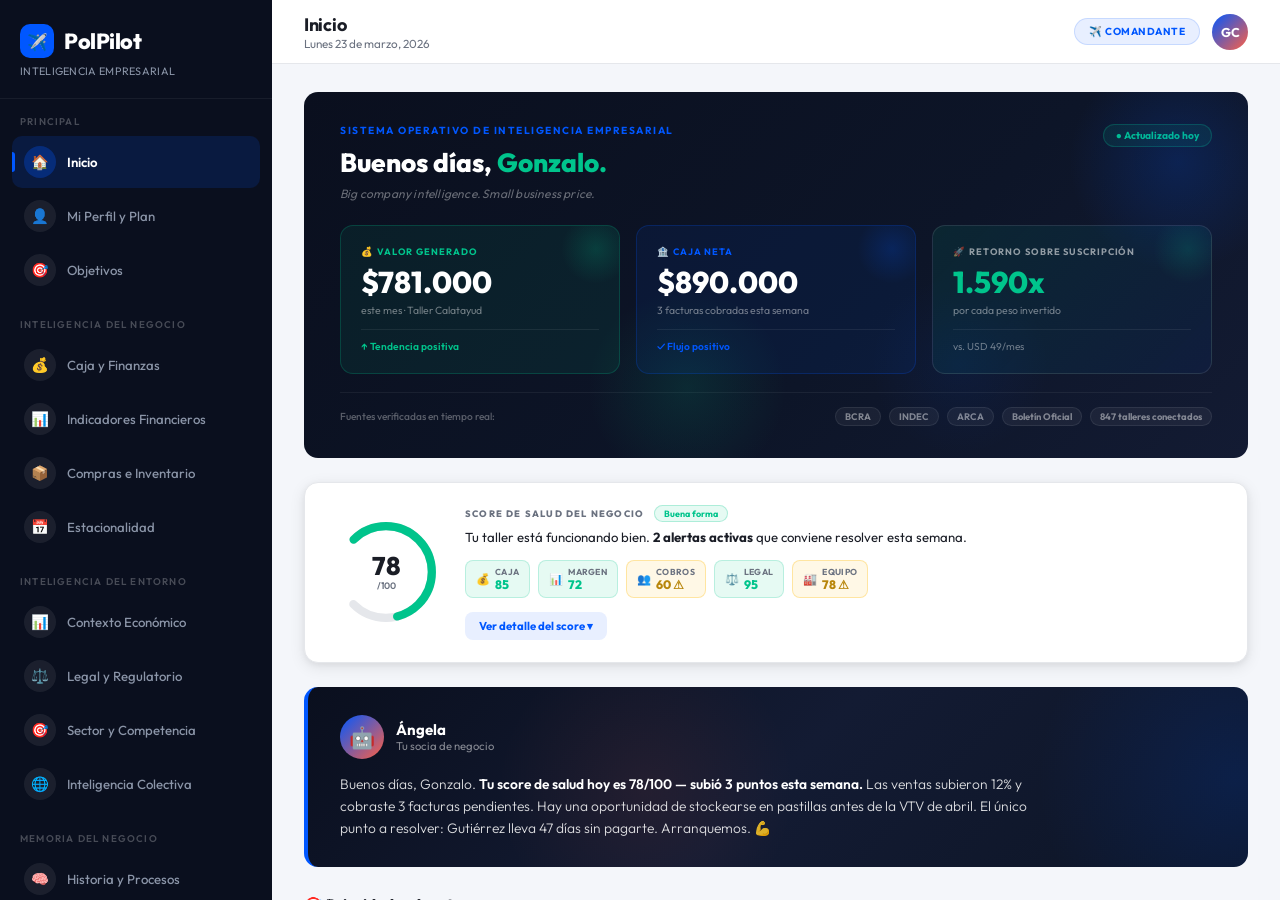
<file: polpilot (12).html>
<!DOCTYPE html>
<html lang="es">
<head>
<meta charset="UTF-8">
<meta name="viewport" content="width=device-width, initial-scale=1.0">
<title>PolPilot — Sistema Operativo de Inteligencia Empresarial</title>
<link href="https://fonts.googleapis.com/css2?family=Outfit:wght@300;400;500;600;700;800&display=swap" rel="stylesheet">
<style>
/* ═══════════════════════════════════════════════
   CSS RESET & VARIABLES
   ═══════════════════════════════════════════════ */
*, *::before, *::after { margin:0; padding:0; box-sizing:border-box; }

:root {
  --bg: #F4F6FA;
  --card: #FFFFFF;
  --blue: #0057FF;
  --blue-light: #E8EFFF;
  --coral: #FF6044;
  --coral-light: #FFF0ED;
  --green: #00C48C;
  --green-light: #E6FAF3;
  --yellow: #FFB800;
  --yellow-light: #FFF8E6;
  --text: #1A1D26;
  --text-secondary: #6B7280;
  --text-light: #9CA3AF;
  --border: #E5E7EB;
  --sidebar-bg: #0A0F1E;
  --sidebar-text: #8B95A8;
  --sidebar-active: #FFFFFF;
  --sidebar-hover: rgba(255,255,255,0.06);
  --shadow-sm: 0 1px 4px rgba(0,0,0,0.06), 0 1px 2px rgba(0,0,0,0.04);
  --shadow-md: 0 4px 16px rgba(0,0,0,0.09), 0 2px 6px rgba(0,0,0,0.05);
  --shadow-lg: 0 8px 32px rgba(0,0,0,0.11), 0 4px 12px rgba(0,0,0,0.06);
  --radius: 14px;
  --radius-sm: 10px;
  --transition: 0.2s ease;
  --sidebar-width: 272px;
}

html { font-size: 15px; }
body {
  font-family: 'Outfit', sans-serif;
  background: var(--bg);
  color: var(--text);
  min-height: 100vh;
  overflow: hidden;
}


/* FEATURE 2: Toggle Dos Realidades */
.reality-toggle {
  display:flex;align-items:center;gap:12px;padding:10px 16px;
  background:var(--card);border:1px solid var(--border);border-radius:10px;
  margin-bottom:20px;width:fit-content;margin-left:auto;
}
.reality-toggle label {font-size:0.78rem;font-weight:500;color:var(--text-secondary);cursor:pointer;}
.reality-toggle label.active-label {color:var(--text);font-weight:700;}
.reality-switch {
  position:relative;width:44px;height:24px;background:var(--blue);
  border-radius:12px;cursor:pointer;transition:all 0.3s;border:none;padding:0;
}
.reality-switch::after {
  content:'';position:absolute;top:3px;left:3px;width:18px;height:18px;
  background:white;border-radius:50%;transition:all 0.3s;
}
.reality-switch.fiscal {background:var(--yellow);}
.reality-switch.fiscal::after {left:23px;}
.fiscal-badge {
  display:none;padding:8px 16px;background:rgba(245,166,35,0.1);
  border:1px solid rgba(245,166,35,0.2);border-radius:8px;
  font-size:0.75rem;color:#B8860B;font-weight:600;margin-bottom:16px;
  text-align:center;
}
.fiscal-badge.visible {display:block;}

/* ═══════════════════════════════════════════════
   LAYOUT
   ═══════════════════════════════════════════════ */
.app { display: flex; height: 100vh; }

/* ═══════════════════════════════════════════════
   SIDEBAR
   ═══════════════════════════════════════════════ */
.sidebar {
  width: var(--sidebar-width);
  min-width: var(--sidebar-width);
  background: var(--sidebar-bg);
  display: flex;
  flex-direction: column;
  overflow-y: auto;
  scrollbar-width: thin;
  scrollbar-color: rgba(255,255,255,0.1) transparent;
}
.sidebar::-webkit-scrollbar { width: 4px; }
.sidebar::-webkit-scrollbar-thumb { background: rgba(255,255,255,0.1); border-radius: 4px; }

.sidebar-brand {
  padding: 24px 20px 20px;
  border-bottom: 1px solid rgba(255,255,255,0.06);
}
.sidebar-brand h1 {
  font-size: 1.45rem;
  font-weight: 800;
  color: #fff;
  letter-spacing: -0.5px;
  display: flex;
  align-items: center;
  gap: 10px;
}
.sidebar-brand h1 .logo-icon {
  width: 34px; height: 34px;
  background: var(--blue);
  border-radius: 10px;
  display: flex; align-items: center; justify-content: center;
  font-size: 1.1rem;
}
.sidebar-brand p {
  color: var(--sidebar-text);
  font-size: 0.72rem;
  font-weight: 400;
  margin-top: 6px;
  letter-spacing: 0.3px;
  text-transform: uppercase;
}

.sidebar-section {
  padding: 16px 12px 4px;
}
.sidebar-section-label {
  font-size: 0.65rem;
  font-weight: 600;
  color: rgba(255,255,255,0.25);
  text-transform: uppercase;
  letter-spacing: 1.2px;
  padding: 0 8px 8px;
}

.sidebar-item {
  display: flex;
  align-items: center;
  gap: 11px;
  padding: 10px 12px;
  border-radius: 10px;
  cursor: pointer;
  color: var(--sidebar-text);
  font-size: 0.88rem;
  font-weight: 450;
  transition: all var(--transition);
  margin-bottom: 2px;
  position: relative;
}
.sidebar-item:hover {
  background: var(--sidebar-hover);
  color: #C8CDD6;
}
.sidebar-item.active {
  background: rgba(0,87,255,0.15);
  color: var(--sidebar-active);
  font-weight: 600;
}
.sidebar-item.active::before {
  content: '';
  position: absolute;
  left: 0; top: 50%;
  transform: translateY(-50%);
  width: 3px; height: 20px;
  background: var(--blue);
  border-radius: 0 3px 3px 0;
}
.sidebar-item .icon {
  font-size: 0.95rem;
  width: 32px;
  height: 32px;
  border-radius: 50%;
  background: rgba(255,255,255,0.07);
  display: flex;
  align-items: center;
  justify-content: center;
  flex-shrink: 0;
  transition: background var(--transition);
}
.sidebar-item.active .icon {
  background: rgba(0,87,255,0.3);
}
.sidebar-item:hover .icon {
  background: rgba(255,255,255,0.12);
}

.sidebar-angela {
  margin-top: auto;
  padding: 16px 12px 20px;
  border-top: 1px solid rgba(255,255,255,0.06);
}
.sidebar-angela .sidebar-item {
  background: linear-gradient(135deg, rgba(0,87,255,0.12), rgba(255,96,68,0.1));
  border: 1px solid rgba(255,255,255,0.06);
}
.sidebar-angela .sidebar-item:hover {
  background: linear-gradient(135deg, rgba(0,87,255,0.2), rgba(255,96,68,0.15));
}
.sidebar-angela .sidebar-item .icon {
  font-size: 1.1rem;
  background: linear-gradient(135deg, rgba(0,87,255,0.3), rgba(255,96,68,0.2));
  border: 1px solid rgba(255,255,255,0.08);
}

/* Business info at bottom */
.sidebar-business {
  padding: 12px 16px 16px;
  border-top: 1px solid rgba(255,255,255,0.06);
}
.sidebar-business .biz-name {
  font-size: 0.75rem;
  font-weight: 600;
  color: rgba(255,255,255,0.5);
}
.sidebar-business .biz-detail {
  font-size: 0.68rem;
  color: rgba(255,255,255,0.25);
  margin-top: 2px;
}

/* ═══════════════════════════════════════════════
   MAIN CONTENT
   ═══════════════════════════════════════════════ */
.main {
  flex: 1;
  display: flex;
  flex-direction: column;
  overflow: hidden;
}

.topbar {
  height: 64px;
  padding: 0 32px;
  display: flex;
  align-items: center;
  justify-content: space-between;
  background: var(--card);
  border-bottom: 1px solid var(--border);
  flex-shrink: 0;
}
.topbar-left h2 {
  font-size: 1.2rem;
  font-weight: 700;
  letter-spacing: -0.3px;
}
.topbar-left .topbar-date {
  font-size: 0.78rem;
  color: var(--text-secondary);
  font-weight: 400;
}
.topbar-right {
  display: flex;
  align-items: center;
  gap: 12px;
}
.topbar-badge {
  display: flex;
  align-items: center;
  gap: 6px;
  padding: 6px 14px;
  border-radius: 20px;
  font-size: 0.68rem;
  font-weight: 700;
  text-transform: uppercase;
  letter-spacing: 0.5px;
}
.topbar-badge.plan {
  background: var(--blue-light);
  color: var(--blue);
  border: 1px solid rgba(0,87,255,0.15);
}
.topbar-avatar {
  width: 36px; height: 36px;
  border-radius: 50%;
  background: linear-gradient(135deg, var(--blue), var(--coral));
  display: flex; align-items: center; justify-content: center;
  color: white;
  font-weight: 700;
  font-size: 0.85rem;
}

.content {
  flex: 1;
  overflow-y: auto;
  padding: 28px 32px 40px;
  scroll-behavior: smooth;
}

/* ═══════════════════════════════════════════════
   VIEW SYSTEM
   ═══════════════════════════════════════════════ */
.view {
  display: none;
  animation: fadeIn 0.35s ease;
}
.view.active { display: block; }

@keyframes fadeIn {
  from { opacity: 0; transform: translateY(8px); }
  to { opacity: 1; transform: translateY(0); }
}

/* ═══════════════════════════════════════════════
   COMMON COMPONENTS
   ═══════════════════════════════════════════════ */
.card {
  background: var(--card);
  border-radius: var(--radius);
  border: 1px solid var(--border);
  padding: 24px;
  box-shadow: var(--shadow-sm);
  transition: box-shadow var(--transition);
}
.card:hover { box-shadow: var(--shadow-md); }

.card-title {
  font-size: 0.88rem;
  font-weight: 700;
  margin-bottom: 16px;
  display: flex;
  align-items: center;
  gap: 8px;
  color: var(--text);
  letter-spacing: -0.1px;
}

.grid-2 { display: grid; grid-template-columns: 1fr 1fr; gap: 20px; }
.grid-3 { display: grid; grid-template-columns: 1fr 1fr 1fr; gap: 20px; }
.grid-4 { display: grid; grid-template-columns: repeat(4, 1fr); gap: 16px; }
.gap-20 { gap: 20px; }

.metric-card {
  background: var(--card);
  border: 1px solid var(--border);
  border-radius: var(--radius-sm);
  padding: 20px;
  box-shadow: var(--shadow-sm);
}
.metric-card .metric-label {
  font-size: 0.75rem;
  color: var(--text-secondary);
  font-weight: 500;
  margin-bottom: 6px;
}
.metric-card .metric-value {
  font-size: 1.65rem;
  font-weight: 800;
  letter-spacing: -0.5px;
  line-height: 1.1;
}
.metric-card .metric-change {
  font-size: 0.75rem;
  font-weight: 600;
  margin-top: 6px;
}
.metric-change.positive { color: var(--green); }
.metric-change.negative { color: var(--coral); }

/* Gradient text utility for standout metrics */
.gradient-text-positive {
  background: linear-gradient(135deg, #0057FF, #00C48C);
  -webkit-background-clip: text;
  -webkit-text-fill-color: transparent;
  background-clip: text;
}
.gradient-text-negative {
  background: linear-gradient(135deg, #FF6044, #FF9500);
  -webkit-background-clip: text;
  -webkit-text-fill-color: transparent;
  background-clip: text;
}

.tag {
  display: inline-flex;
  align-items: center;
  padding: 4px 12px;
  border-radius: 20px;
  font-size: 0.67rem;
  font-weight: 700;
  text-transform: uppercase;
  letter-spacing: 0.5px;
}
.tag.blue { background: var(--blue-light); color: var(--blue); border: 1px solid rgba(0,87,255,0.15); }
.tag.green { background: var(--green-light); color: var(--green); border: 1px solid rgba(0,196,140,0.15); }
.tag.coral { background: var(--coral-light); color: var(--coral); border: 1px solid rgba(255,96,68,0.15); }
.tag.yellow { background: var(--yellow-light); color: #B8860B; border: 1px solid rgba(255,184,0,0.2); }

.btn {
  display: inline-flex;
  align-items: center;
  gap: 6px;
  padding: 8px 16px;
  border-radius: 8px;
  border: none;
  cursor: pointer;
  font-family: 'Outfit', sans-serif;
  font-size: 0.8rem;
  font-weight: 600;
  transition: all var(--transition);
}
.btn-primary { background: var(--blue); color: white; }
.btn-primary:hover { background: #004ADB; transform: translateY(-1px); }
.btn-outline { background: transparent; border: 1px solid var(--border); color: var(--text); }
.btn-outline:hover { border-color: var(--blue); color: var(--blue); }
.btn-sm { padding: 5px 12px; font-size: 0.72rem; }

.section-title {
  font-size: 1rem;
  font-weight: 800;
  margin: 28px 0 16px;
  display: flex;
  align-items: center;
  gap: 8px;
  padding-bottom: 12px;
  border-bottom: 1.5px solid var(--border);
  position: relative;
}
.section-title::after {
  content: '';
  position: absolute;
  bottom: -1.5px;
  left: 0;
  width: 40px;
  height: 1.5px;
  background: var(--blue);
  border-radius: 1px;
}
.section-title:first-child { margin-top: 0; }

/* Progress bar */
.progress-bar {
  height: 8px;
  background: var(--bg);
  border-radius: 4px;
  overflow: hidden;
}
.progress-bar .fill {
  height: 100%;
  border-radius: 4px;
  transition: width 1s ease;
}

/* ═══════════════════════════════════════════════
   ANGELA BANNER
   ═══════════════════════════════════════════════ */
.angela-banner {
  background: linear-gradient(135deg, #0A0F1E 0%, #131B33 50%, #0D1526 100%);
  border-radius: var(--radius);
  padding: 28px 32px;
  color: white;
  position: relative;
  overflow: hidden;
  margin-bottom: 24px;
}
.angela-banner::before {
  content: '';
  position: absolute;
  top: -60%; right: -20%;
  width: 400px; height: 400px;
  background: radial-gradient(circle, rgba(0,87,255,0.15) 0%, transparent 70%);
  pointer-events: none;
}
.angela-banner::after {
  content: '';
  position: absolute;
  bottom: -40%; left: 20%;
  width: 300px; height: 300px;
  background: radial-gradient(circle, rgba(255,96,68,0.08) 0%, transparent 70%);
  pointer-events: none;
}
.angela-banner .angela-header {
  display: flex;
  align-items: center;
  gap: 12px;
  margin-bottom: 14px;
  position: relative;
  z-index: 1;
}
.angela-banner .angela-avatar {
  width: 44px; height: 44px;
  border-radius: 50%;
  background: linear-gradient(135deg, var(--blue), var(--coral));
  display: flex; align-items: center; justify-content: center;
  font-size: 1.4rem;
  flex-shrink: 0;
}
.angela-banner .angela-name {
  font-weight: 700;
  font-size: 1rem;
}
.angela-banner .angela-role {
  font-size: 0.75rem;
  color: rgba(255,255,255,0.5);
  font-weight: 400;
}
.angela-banner .angela-text {
  font-size: 0.92rem;
  line-height: 1.6;
  color: rgba(255,255,255,0.85);
  font-weight: 300;
  position: relative;
  z-index: 1;
  max-width: 720px;
}
.angela-banner .angela-text strong {
  color: white;
  font-weight: 600;
}
.angela-banner {
  border-left: 4px solid var(--blue);
}
.angela-banner .angela-eyebrow,
.intel-banner .intel-eyebrow {
  font-size: 0.6rem;
  font-weight: 800;
  text-transform: uppercase;
  letter-spacing: 1.5px;
  color: rgba(0,140,255,0.85);
  margin-bottom: 14px;
  position: relative;
  z-index: 1;
}

/* ═══════════════════════════════════════════════
   AI INLINE NOTES
   ═══════════════════════════════════════════════ */
.ai-note {
  padding: 14px 16px;
  background: var(--blue-light);
  border-radius: 10px;
  border-left: 3px solid var(--blue);
  font-size: 0.83rem;
  line-height: 1.65;
}
.ai-note strong { color: var(--text); }

/* ═══════════════════════════════════════════════
   VIEW HEADER (eyebrow + title + desc)
   ═══════════════════════════════════════════════ */
.view-header {
  margin-bottom: 24px;
  padding-bottom: 20px;
  border-bottom: 1.5px solid var(--border);
}
.view-eyebrow {
  font-size: 0.62rem;
  font-weight: 800;
  text-transform: uppercase;
  letter-spacing: 1.5px;
  color: var(--blue);
  margin-bottom: 6px;
}
.view-header-title {
  font-size: 1.55rem;
  font-weight: 800;
  letter-spacing: -0.5px;
  color: var(--text);
  margin-bottom: 6px;
}
.view-header-desc {
  font-size: 0.88rem;
  color: var(--text-secondary);
  font-weight: 400;
  line-height: 1.5;
}

/* ═══════════════════════════════════════════════
   PRIORITY CARDS (Home)
   ═══════════════════════════════════════════════ */
.priority-card {
  border-radius: var(--radius);
  padding: 22px;
  border-left: 4px solid;
  background: var(--card);
  border-right: 1px solid var(--border);
  border-top: 1px solid var(--border);
  border-bottom: 1px solid var(--border);
}
.priority-card.opportunity { border-left-color: var(--blue); }
.priority-card.warning { border-left-color: var(--yellow); }
.priority-card.positive { border-left-color: var(--green); }
.priority-card .pc-icon {
  font-size: 1.4rem;
  margin-bottom: 10px;
}
.priority-card .pc-title {
  font-size: 0.88rem;
  font-weight: 700;
  margin-bottom: 6px;
}
.priority-card .pc-text {
  font-size: 0.82rem;
  color: var(--text-secondary);
  line-height: 1.55;
  font-weight: 400;
}
.priority-card .pc-action {
  margin-top: 12px;
}

/* ═══════════════════════════════════════════════
   TODO LIST
   ═══════════════════════════════════════════════ */
.todo-item {
  display: flex;
  align-items: center;
  gap: 12px;
  padding: 14px 0;
  border-bottom: 1px solid var(--border);
}
.todo-item:last-child { border-bottom: none; }
.todo-check {
  width: 22px; height: 22px;
  border: 2px solid var(--border);
  border-radius: 6px;
  cursor: pointer;
  transition: all var(--transition);
  display: flex; align-items: center; justify-content: center;
  flex-shrink: 0;
}
.todo-check:hover { border-color: var(--blue); }
.todo-check.checked {
  background: var(--green);
  border-color: var(--green);
}
.todo-check.checked::after {
  content: '✓';
  color: white;
  font-size: 0.7rem;
  font-weight: 700;
}
.todo-text {
  font-size: 0.85rem;
  font-weight: 450;
  flex: 1;
}
.todo-text.done {
  text-decoration: line-through;
  color: var(--text-light);
}
.todo-module {
  font-size: 0.68rem;
  font-weight: 600;
  padding: 3px 8px;
  border-radius: 5px;
}

/* ═══════════════════════════════════════════════
   PULSE SECTION
   ═══════════════════════════════════════════════ */
.pulse-grid { display: grid; grid-template-columns: 1fr 1fr; gap: 20px; }
.pulse-item {
  display: flex;
  align-items: flex-start;
  gap: 10px;
  padding: 12px 0;
  border-bottom: 1px solid var(--border);
}
.pulse-item:last-child { border-bottom: none; }
.pulse-dot {
  width: 8px; height: 8px;
  border-radius: 50%;
  margin-top: 6px;
  flex-shrink: 0;
}
.pulse-item .pulse-text {
  font-size: 0.82rem;
  line-height: 1.5;
  color: var(--text-secondary);
}

/* ═══════════════════════════════════════════════
   CHART (CSS-only bar chart)
   ═══════════════════════════════════════════════ */
.bar-chart {
  display: flex;
  align-items: flex-end;
  gap: 6px;
  height: 200px;
  padding: 0 4px;
  margin-top: 12px;
}
.bar-group {
  flex: 1;
  display: flex;
  flex-direction: column;
  align-items: center;
  gap: 4px;
  height: 100%;
  justify-content: flex-end;
}
.bar-pair {
  display: flex;
  gap: 3px;
  align-items: flex-end;
  width: 100%;
  justify-content: center;
}
.bar {
  width: 16px;
  border-radius: 4px 4px 0 0;
  transition: height 1s ease;
}
.bar.income { background: var(--blue); }
.bar.expense { background: var(--coral); opacity: 0.7; }
.bar-label {
  font-size: 0.62rem;
  color: var(--text-light);
  font-weight: 500;
  text-align: center;
}
.chart-legend {
  display: flex;
  gap: 20px;
  margin-top: 14px;
}
.chart-legend-item {
  display: flex;
  align-items: center;
  gap: 6px;
  font-size: 0.72rem;
  color: var(--text-secondary);
}
.chart-legend-dot {
  width: 10px; height: 10px;
  border-radius: 3px;
}

/* ═══════════════════════════════════════════════
   MOROSOS TABLE
   ═══════════════════════════════════════════════ */
.table-container { overflow-x: auto; }
table {
  width: 100%;
  border-collapse: collapse;
}
th {
  text-align: left;
  font-size: 0.68rem;
  font-weight: 700;
  color: var(--text-secondary);
  text-transform: uppercase;
  letter-spacing: 0.6px;
  padding: 10px 12px;
  border-bottom: 2px solid var(--border);
  background: rgba(244,246,250,0.6);
}
td {
  padding: 13px 12px;
  font-size: 0.85rem;
  border-bottom: 1px solid rgba(229,231,235,0.7);
  transition: background var(--transition);
}
tr:hover td { background: rgba(0,87,255,0.025); }
tr:last-child td { border-bottom: none; }

/* ═══════════════════════════════════════════════
   EVA SECTION
   ═══════════════════════════════════════════════ */
.eva-grid {
  display: grid;
  grid-template-columns: repeat(5, 1fr);
  gap: 12px;
  margin-bottom: 20px;
}
.eva-item {
  text-align: center;
  padding: 16px 8px;
  background: var(--bg);
  border-radius: var(--radius-sm);
}
.eva-item .eva-label {
  font-size: 0.68rem;
  color: var(--text-secondary);
  font-weight: 600;
  text-transform: uppercase;
  letter-spacing: 0.5px;
}
.eva-item .eva-value {
  font-size: 1.3rem;
  font-weight: 800;
  margin-top: 4px;
}
.eva-verdict {
  padding: 20px;
  background: linear-gradient(135deg, var(--green-light), #E8FAF0);
  border-radius: var(--radius-sm);
  border-left: 4px solid var(--green);
}
.eva-verdict p {
  font-size: 0.88rem;
  line-height: 1.6;
  color: var(--text);
}

/* ═══════════════════════════════════════════════
   MACRO CARDS (Market)
   ═══════════════════════════════════════════════ */
.macro-card {
  background: var(--card);
  border: 1px solid var(--border);
  border-radius: var(--radius);
  padding: 24px;
  position: relative;
  overflow: hidden;
}
.macro-card .macro-icon {
  font-size: 1.6rem;
  margin-bottom: 10px;
}
.macro-card .macro-title {
  font-size: 0.78rem;
  color: var(--text-secondary);
  font-weight: 500;
}
.macro-card .macro-value {
  font-size: 1.7rem;
  font-weight: 800;
  margin: 4px 0;
}
.macro-card .macro-impact {
  font-size: 0.8rem;
  line-height: 1.5;
  color: var(--text-secondary);
  padding-top: 12px;
  margin-top: 12px;
  border-top: 1px solid var(--border);
}
.macro-card .macro-impact strong {
  color: var(--text);
}

/* ═══════════════════════════════════════════════
   COLLECTIVE INTEL
   ═══════════════════════════════════════════════ */
.intel-banner {
  background: linear-gradient(135deg, #0A0F1E, #131B33);
  border-radius: var(--radius);
  padding: 24px 28px;
  color: white;
  border-left: 4px solid var(--blue);
}
.intel-banner .intel-header {
  display: flex;
  align-items: center;
  gap: 10px;
  margin-bottom: 16px;
}
.intel-banner .intel-count {
  font-size: 0.78rem;
  font-weight: 300;
  color: rgba(255,255,255,0.5);
}
.intel-items {
  display: grid;
  grid-template-columns: 1fr 1fr 1fr;
  gap: 16px;
}
.intel-item {
  background: rgba(255,255,255,0.06);
  border-radius: 10px;
  padding: 16px;
}
.intel-item .ii-label {
  font-size: 0.72rem;
  color: rgba(255,255,255,0.5);
  font-weight: 400;
}
.intel-item .ii-value {
  font-size: 1.1rem;
  font-weight: 700;
  margin-top: 4px;
}
.intel-item .ii-trend {
  font-size: 0.72rem;
  margin-top: 4px;
}

/* ═══════════════════════════════════════════════
   STOCK BARS (Gestion)
   ═══════════════════════════════════════════════ */
.stock-item {
  display: flex;
  align-items: center;
  gap: 16px;
  padding: 14px 0;
  border-bottom: 1px solid var(--border);
}
.stock-item:last-child { border-bottom: none; }
.stock-name {
  width: 180px;
  font-size: 0.85rem;
  font-weight: 500;
}
.stock-bar-container {
  flex: 1;
  height: 10px;
  background: var(--bg);
  border-radius: 5px;
  overflow: hidden;
}
.stock-bar-fill {
  height: 100%;
  border-radius: 5px;
  transition: width 1.5s ease;
}
.stock-level {
  font-size: 0.75rem;
  font-weight: 600;
  width: 60px;
  text-align: right;
}

/* ═══════════════════════════════════════════════
   WHATSAPP VIEW
   ═══════════════════════════════════════════════ */
.wa-container {
  max-width: 480px;
  margin: 0 auto;
  border-radius: var(--radius);
  overflow: hidden;
  box-shadow: var(--shadow-lg);
  border: 1px solid var(--border);
}
.wa-header {
  background: #075E54;
  padding: 12px 16px;
  display: flex;
  align-items: center;
  gap: 12px;
  color: white;
}
.wa-header-avatar {
  width: 40px; height: 40px;
  border-radius: 50%;
  background: linear-gradient(135deg, var(--blue), var(--coral));
  display: flex; align-items: center; justify-content: center;
  font-size: 1.1rem;
}
.wa-header-info .wa-name {
  font-size: 0.95rem;
  font-weight: 600;
}
.wa-header-info .wa-status {
  font-size: 0.72rem;
  color: rgba(255,255,255,0.7);
}
.wa-chat {
  background: #E5DDD5;
  background-image: url("data:image/svg+xml,%3Csvg width='60' height='60' xmlns='http://www.w3.org/2000/svg'%3E%3Cpath d='M30 5c-2 0-3.5 1-4 2.5-.5-1-2-1.5-3-1-1.5.5-2 2.5-1 4 .5 1 2 2 4 3 2-1 3.5-2 4-3 1-1.5.5-3.5-1-4-1-.5-2.5 0-3 1z' fill='%23D4CCBA' opacity='.07'/%3E%3C/svg%3E");
  padding: 16px;
  min-height: 520px;
  display: flex;
  flex-direction: column;
  gap: 6px;
}
.wa-date-divider {
  text-align: center;
  margin: 8px 0;
}
.wa-date-divider span {
  background: rgba(225,218,208,0.9);
  padding: 4px 12px;
  border-radius: 8px;
  font-size: 0.7rem;
  color: #54656F;
  font-weight: 500;
}
.wa-bubble {
  max-width: 82%;
  padding: 8px 12px;
  border-radius: 10px;
  font-size: 0.85rem;
  line-height: 1.45;
  position: relative;
  box-shadow: 0 1px 1px rgba(0,0,0,0.08);
  overflow: hidden;
  word-wrap: break-word;
}
.wa-bubble.sent {
  background: #D9FDD3;
  align-self: flex-end;
  border-top-right-radius: 2px;
}
.wa-bubble.received {
  background: white;
  align-self: flex-start;
  border-top-left-radius: 2px;
}
.wa-bubble .wa-time {
  font-size: 0.62rem;
  color: #667781;
  float: right;
  margin-left: 8px;
  margin-top: 4px;
}
.wa-bubble .wa-checks {
  color: #53BDEB;
  font-size: 0.62rem;
  margin-left: 2px;
}
.wa-bubble .wa-sender {
  font-size: 0.75rem;
  font-weight: 600;
  color: var(--blue);
  margin-bottom: 4px;
  display: block;
}
.wa-bubble strong { font-weight: 600; }
.wa-bubble .wa-image-placeholder {
  background: #C8E6C9;
  border-radius: 8px;
  padding: 40px 20px;
  text-align: center;
  margin-bottom: 6px;
  font-size: 2rem;
}
.wa-input {
  background: #F0F2F5;
  padding: 8px 12px;
  display: flex;
  align-items: center;
  gap: 8px;
}
.wa-input-field {
  flex: 1;
  padding: 10px 14px;
  border-radius: 24px;
  border: none;
  background: white;
  font-family: 'Outfit', sans-serif;
  font-size: 0.85rem;
  outline: none;
}
.wa-input-send {
  width: 40px; height: 40px;
  border-radius: 50%;
  background: #075E54;
  border: none;
  color: white;
  font-size: 1.1rem;
  cursor: pointer;
  display: flex; align-items: center; justify-content: center;
}

/* ═══════════════════════════════════════════════
   DOCUMENTS VIEW
   ═══════════════════════════════════════════════ */
.doc-grid {
  display: grid;
  grid-template-columns: repeat(auto-fill, minmax(280px, 1fr));
  gap: 16px;
}
.doc-card {
  background: var(--card);
  border: 1px solid var(--border);
  border-radius: var(--radius);
  padding: 22px;
  display: flex;
  flex-direction: column;
  transition: all var(--transition);
  cursor: default;
}
.doc-card:hover {
  box-shadow: var(--shadow-md);
  border-color: var(--blue);
}
.doc-card .doc-icon {
  font-size: 2rem;
  margin-bottom: 12px;
}
.doc-card .doc-name {
  font-size: 0.9rem;
  font-weight: 700;
  margin-bottom: 4px;
}
.doc-card .doc-desc {
  font-size: 0.78rem;
  color: var(--text-secondary);
  line-height: 1.45;
  flex: 1;
}
.doc-card .doc-footer {
  display: flex;
  align-items: center;
  justify-content: space-between;
  margin-top: 16px;
  padding-top: 14px;
  border-top: 1px solid var(--border);
}
.doc-card .doc-date {
  font-size: 0.7rem;
  color: var(--text-light);
}

/* ═══════════════════════════════════════════════
   ANGELA CHAT VIEW
   ═══════════════════════════════════════════════ */
.chat-container {
  max-width: 700px;
  margin: 0 auto;
  display: flex;
  flex-direction: column;
  height: calc(100vh - 64px - 56px);
}
.chat-messages {
  flex: 1;
  overflow-y: auto;
  padding: 20px 0;
  display: flex;
  flex-direction: column;
  gap: 16px;
}
.chat-msg {
  display: flex;
  gap: 12px;
  max-width: 85%;
}
.chat-msg.bot { align-self: flex-start; }
.chat-msg.user { align-self: flex-end; flex-direction: row-reverse; }
.chat-avatar {
  width: 36px; height: 36px;
  border-radius: 50%;
  display: flex; align-items: center; justify-content: center;
  font-size: 1.1rem;
  flex-shrink: 0;
}
.chat-msg.bot .chat-avatar {
  background: linear-gradient(135deg, var(--blue), var(--coral));
}
.chat-msg.user .chat-avatar {
  background: var(--blue);
  color: white;
  font-weight: 700;
  font-size: 0.8rem;
}
.chat-bubble {
  padding: 14px 18px;
  border-radius: 16px;
  font-size: 0.88rem;
  line-height: 1.6;
}
.chat-msg.bot .chat-bubble {
  background: var(--card);
  border: 1px solid var(--border);
  border-top-left-radius: 4px;
}
.chat-msg.user .chat-bubble {
  background: var(--blue);
  color: white;
  border-top-right-radius: 4px;
}
.chat-bubble strong { font-weight: 600; }

.chat-suggestions {
  display: flex;
  flex-wrap: wrap;
  gap: 8px;
  padding: 16px 0;
}
.chat-chip {
  padding: 8px 16px;
  border-radius: 20px;
  border: 1px solid var(--border);
  background: var(--card);
  font-family: 'Outfit', sans-serif;
  font-size: 0.8rem;
  font-weight: 500;
  color: var(--blue);
  cursor: pointer;
  transition: all var(--transition);
}
.chat-chip:hover {
  background: var(--blue);
  color: white;
  border-color: var(--blue);
  transform: translateY(-1px);
}

.chat-input-area {
  display: flex;
  gap: 10px;
  padding: 16px 0;
  border-top: 1px solid var(--border);
}
.chat-input {
  flex: 1;
  padding: 12px 18px;
  border-radius: 24px;
  border: 1px solid var(--border);
  font-family: 'Outfit', sans-serif;
  font-size: 0.88rem;
  outline: none;
  transition: border-color var(--transition);
}
.chat-input:focus { border-color: var(--blue); }
.chat-send-btn {
  width: 46px; height: 46px;
  border-radius: 50%;
  background: var(--blue);
  border: none;
  color: white;
  font-size: 1.1rem;
  cursor: pointer;
  transition: all var(--transition);
  display: flex; align-items: center; justify-content: center;
}
.chat-send-btn:hover { background: #004ADB; transform: scale(1.05); }

/* ═══════════════════════════════════════════════
   TOAST
   ═══════════════════════════════════════════════ */
.toast {
  position: fixed;
  bottom: 32px;
  right: 32px;
  background: var(--sidebar-bg);
  color: white;
  padding: 14px 24px;
  border-radius: 12px;
  font-size: 0.85rem;
  font-weight: 500;
  box-shadow: var(--shadow-lg);
  z-index: 1000;
  opacity: 0;
  transform: translateY(20px);
  transition: all 0.3s ease;
  pointer-events: none;
  display: flex;
  align-items: center;
  gap: 10px;
}
.toast.show {
  opacity: 1;
  transform: translateY(0);
}

/* ═══════════════════════════════════════════════
   SCORE METER
   ═══════════════════════════════════════════════ */
.score-container {
  display: flex;
  align-items: center;
  gap: 20px;
}
.score-circle {
  width: 90px; height: 90px;
  border-radius: 50%;
  position: relative;
  display: flex;
  align-items: center;
  justify-content: center;
  flex-shrink: 0;
}
.score-circle svg {
  position: absolute;
  top: 0; left: 0;
  width: 100%; height: 100%;
  transform: rotate(-90deg);
}
.score-circle circle {
  fill: none;
  stroke-width: 6;
}
.score-circle .bg { stroke: var(--bg); }
.score-circle .fg {
  stroke: var(--green);
  stroke-linecap: round;
  stroke-dasharray: 251;
  stroke-dashoffset: 63;
  transition: stroke-dashoffset 1.5s ease;
}
.score-number {
  font-size: 1.5rem;
  font-weight: 800;
  position: relative;
  z-index: 1;
}

/* Client row */
.client-row {
  display: flex;
  align-items: center;
  gap: 16px;
  padding: 14px 0;
  border-bottom: 1px solid var(--border);
}
.client-row:last-child { border-bottom: none; }
.client-avatar {
  width: 40px; height: 40px;
  border-radius: 10px;
  display: flex; align-items: center; justify-content: center;
  font-size: 1.15rem;
}
.client-info { flex: 1; }
.client-name { font-weight: 600; font-size: 0.88rem; }
.client-detail { font-size: 0.75rem; color: var(--text-secondary); margin-top: 2px; }
.client-value { text-align: right; }
.client-value .cv-amount { font-size: 1rem; font-weight: 700; }
.client-value .cv-label { font-size: 0.68rem; color: var(--text-secondary); }

/* ═══════════════════════════════════════════════
   RESPONSIVE
   ═══════════════════════════════════════════════ */
@media (max-width: 1100px) {
  .grid-4 { grid-template-columns: 1fr 1fr; }
  .eva-grid { grid-template-columns: repeat(3, 1fr); }
  .intel-items { grid-template-columns: 1fr; }
}

/* Simple explanation rows */
.simple-explanation td {
  border-bottom: 1px solid var(--border) !important;
}
.simple-explanation div {
  animation: fadeIn 0.35s ease;
}
</style>
</head>
<body>

<div class="app">
  <!-- ═══ SIDEBAR ═══ -->
  <nav class="sidebar">
    <div class="sidebar-brand">
      <h1><span class="logo-icon">✈️</span> PolPilot</h1>
      <p>Inteligencia Empresarial</p>
    </div>

    <div class="sidebar-section">
      <div class="sidebar-section-label">Principal</div>
      <div class="sidebar-item active" data-view="home">
        <span class="icon">🏠</span> Inicio
      </div>
      <div class="sidebar-item" data-view="perfil">
        <span class="icon">👤</span> Mi Perfil y Plan
      </div>
      <div class="sidebar-item" data-view="objetivos">
        <span class="icon">🎯</span> Objetivos
      </div>
    </div>

    <div class="sidebar-section">
      <div class="sidebar-section-label">Inteligencia del Negocio</div>
      <div class="sidebar-item" data-view="finanzas">
        <span class="icon">💰</span> Caja y Finanzas
      </div>
      <div class="sidebar-item" data-view="eva">
        <span class="icon">📊</span> Indicadores Financieros
      </div>
      <div class="sidebar-item" data-view="gestion">
        <span class="icon">📦</span> Compras e Inventario
      </div>
      <div class="sidebar-item" data-view="estacionalidad">
        <span class="icon">📅</span> Estacionalidad
      </div>
    </div>

    <div class="sidebar-section">
      <div class="sidebar-section-label">Inteligencia del Entorno</div>
      <div class="sidebar-item" data-view="mercado">
        <span class="icon">📊</span> Contexto Económico
      </div>
      <div class="sidebar-item" data-view="legal">
        <span class="icon">⚖️</span> Legal y Regulatorio
      </div>
      <div class="sidebar-item" data-view="sector">
        <span class="icon">🎯</span> Sector y Competencia
      </div>
      <div class="sidebar-item" data-view="colectiva">
        <span class="icon">🌐</span> Inteligencia Colectiva
      </div>
    </div>

    <div class="sidebar-section">
      <div class="sidebar-section-label">Memoria del Negocio</div>
      <div class="sidebar-item" data-view="memoria">
        <span class="icon">🧠</span> Historia y Procesos
      </div>
    </div>

    <div class="sidebar-section">
      <div class="sidebar-section-label">Gestión</div>
      <div class="sidebar-item" data-view="whatsapp">
        <span class="icon">💬</span> WhatsApp
      </div>
      <div class="sidebar-item" data-view="documentos">
        <span class="icon">📄</span> Documentos y Entregables
      </div>
    </div>

    <div class="sidebar-angela">
      <div class="sidebar-item" data-view="angela">
        <span class="icon">🤖</span> Hablar con Ángela
      </div>
    </div>

    <div class="sidebar-business">
      <div class="biz-name">Gonzalo Calatayud Frenos y Embragues</div>
      <div class="biz-detail">Venado Tuerto, Santa Fe · Plan Comandante</div>
    </div>
  </nav>

  <!-- ═══ MAIN ═══ -->
  <div class="main">
    <div class="topbar">
      <div class="topbar-left">
        <h2 id="topbar-title">Inicio</h2>
        <div class="topbar-date">Lunes 23 de marzo, 2026</div>
      </div>
      <div class="topbar-right">
        <div class="topbar-badge plan">✈️ Comandante</div>
        <div class="topbar-avatar">GC</div>
      </div>
    </div>

    <div class="content">
      <!-- ══════════════════════════════════════
           VIEW: HOME
           ══════════════════════════════════════ -->
      <div class="view active" id="view-home">
        <!-- HERO SECTION -->
        <div style="background:linear-gradient(135deg, var(--sidebar-bg) 0%, #0D1528 60%, #131B33 100%); border-radius:var(--radius); padding:32px 36px; margin-bottom:24px; position:relative; overflow:hidden;">
          <div style="position:absolute;top:-40px;right:-40px;width:220px;height:220px;border-radius:50%;background:radial-gradient(circle, rgba(0,87,255,0.18) 0%, transparent 70%);pointer-events:none;"></div>
          <div style="position:absolute;bottom:-30px;left:30%;width:200px;height:200px;border-radius:50%;background:radial-gradient(circle, rgba(0,196,140,0.12) 0%, transparent 70%);pointer-events:none;"></div>
          <div style="position:absolute;top:50%;left:60%;width:180px;height:180px;border-radius:50%;background:radial-gradient(circle, rgba(0,87,255,0.07) 0%, transparent 70%);pointer-events:none;"></div>

          <div style="display:flex;align-items:flex-start;justify-content:space-between;margin-bottom:24px;flex-wrap:wrap;gap:12px;">
            <div>
              <div style="font-size:0.68rem;font-weight:700;text-transform:uppercase;letter-spacing:1.5px;color:var(--blue);margin-bottom:10px;">Sistema Operativo de Inteligencia Empresarial</div>
              <div style="font-size:1.75rem;font-weight:800;color:white;line-height:1.2;">Buenos días, <span style="color:var(--green);">Gonzalo.</span></div>
              <div style="font-size:0.8rem;color:rgba(255,255,255,0.38);margin-top:7px;font-style:italic;letter-spacing:0.2px;">Big company intelligence. Small business price.</div>
            </div>
            <span style="font-size:0.68rem;font-weight:700;color:var(--green);padding:4px 12px;background:rgba(0,196,140,0.1);border-radius:20px;border:1px solid rgba(0,196,140,0.25);align-self:flex-start;">● Actualizado hoy</span>
          </div>

          <div style="display:grid;grid-template-columns:repeat(3,1fr);gap:16px;margin-bottom:18px;">
            <div style="padding:20px;background:rgba(0,196,140,0.08);border-radius:13px;border:1px solid rgba(0,196,140,0.22);position:relative;overflow:hidden;">
              <div style="position:absolute;top:-12px;right:-12px;width:70px;height:70px;border-radius:50%;background:radial-gradient(circle,rgba(0,196,140,0.18) 0%,transparent 70%);pointer-events:none;"></div>
              <div style="font-size:0.62rem;font-weight:700;text-transform:uppercase;letter-spacing:0.9px;color:var(--green);margin-bottom:10px;">💰 Valor generado</div>
              <div style="font-size:2rem;font-weight:800;color:white;line-height:1;">$781.000</div>
              <div style="font-size:0.7rem;color:rgba(255,255,255,0.42);margin-top:6px;">este mes · Taller Calatayud</div>
              <div style="margin-top:12px;padding-top:10px;border-top:1px solid rgba(255,255,255,0.07);font-size:0.68rem;color:var(--green);font-weight:600;">↑ Tendencia positiva</div>
            </div>

            <div style="padding:20px;background:rgba(0,87,255,0.08);border-radius:13px;border:1px solid rgba(0,87,255,0.22);position:relative;overflow:hidden;">
              <div style="position:absolute;top:-12px;right:-12px;width:70px;height:70px;border-radius:50%;background:radial-gradient(circle,rgba(0,87,255,0.18) 0%,transparent 70%);pointer-events:none;"></div>
              <div style="font-size:0.62rem;font-weight:700;text-transform:uppercase;letter-spacing:0.9px;color:var(--blue);margin-bottom:10px;">🏦 Caja neta</div>
              <div style="font-size:2rem;font-weight:800;color:white;line-height:1;">$890.000</div>
              <div style="font-size:0.7rem;color:rgba(255,255,255,0.42);margin-top:6px;">3 facturas cobradas esta semana</div>
              <div style="margin-top:12px;padding-top:10px;border-top:1px solid rgba(255,255,255,0.07);font-size:0.68rem;color:var(--blue);font-weight:600;">✓ Flujo positivo</div>
            </div>

            <div style="padding:20px;background:linear-gradient(135deg,rgba(0,196,140,0.1),rgba(0,87,255,0.06));border-radius:13px;border:1px solid rgba(255,255,255,0.1);position:relative;overflow:hidden;">
              <div style="position:absolute;top:-12px;right:-12px;width:70px;height:70px;border-radius:50%;background:radial-gradient(circle,rgba(0,196,140,0.15) 0%,transparent 70%);pointer-events:none;"></div>
              <div style="font-size:0.62rem;font-weight:700;text-transform:uppercase;letter-spacing:0.9px;color:rgba(255,255,255,0.55);margin-bottom:10px;">🚀 Retorno sobre suscripción</div>
              <div style="font-size:2rem;font-weight:800;color:var(--green);line-height:1;">1.590x</div>
              <div style="font-size:0.7rem;color:rgba(255,255,255,0.42);margin-top:6px;">por cada peso invertido</div>
              <div style="margin-top:12px;padding-top:10px;border-top:1px solid rgba(255,255,255,0.07);font-size:0.68rem;color:rgba(255,255,255,0.4);">vs. USD 49/mes</div>
            </div>
          </div>

          <div style="display:flex;align-items:center;justify-content:space-between;flex-wrap:wrap;gap:10px;margin-top:16px;padding-top:14px;border-top:1px solid rgba(255,255,255,0.06);">
            <div style="font-size:0.68rem;color:rgba(255,255,255,0.32);font-weight:500;">Fuentes verificadas en tiempo real:</div>
            <div style="display:flex;gap:8px;flex-wrap:wrap;">
              <span style="font-size:0.63rem;font-weight:700;color:rgba(255,255,255,0.45);padding:3px 9px;background:rgba(255,255,255,0.05);border-radius:20px;border:1px solid rgba(255,255,255,0.08);">BCRA</span>
              <span style="font-size:0.63rem;font-weight:700;color:rgba(255,255,255,0.45);padding:3px 9px;background:rgba(255,255,255,0.05);border-radius:20px;border:1px solid rgba(255,255,255,0.08);">INDEC</span>
              <span style="font-size:0.63rem;font-weight:700;color:rgba(255,255,255,0.45);padding:3px 9px;background:rgba(255,255,255,0.05);border-radius:20px;border:1px solid rgba(255,255,255,0.08);">ARCA</span>
              <span style="font-size:0.63rem;font-weight:700;color:rgba(255,255,255,0.45);padding:3px 9px;background:rgba(255,255,255,0.05);border-radius:20px;border:1px solid rgba(255,255,255,0.08);">Boletín Oficial</span>
              <span style="font-size:0.63rem;font-weight:700;color:rgba(255,255,255,0.45);padding:3px 9px;background:rgba(255,255,255,0.05);border-radius:20px;border:1px solid rgba(255,255,255,0.08);">847 talleres conectados</span>
            </div>
          </div>
        </div>

        <!-- BUSINESS HEALTH SCORE -->
        <div style="background:var(--card);border-radius:var(--radius);border:1px solid var(--border);box-shadow:var(--shadow-md);padding:22px 26px;margin-bottom:24px;">
          <div style="display:flex;align-items:center;gap:24px;flex-wrap:wrap;">

            <!-- Gauge SVG -->
            <div style="position:relative;flex-shrink:0;width:110px;height:110px;">
              <svg viewBox="0 0 120 120" width="110" height="110" style="display:block;">
                <g transform="rotate(-135,60,60)">
                  <circle cx="60" cy="60" r="50" fill="none" stroke="var(--border)" stroke-width="9" stroke-dasharray="235.62 78.54" stroke-linecap="round"/>
                  <circle id="health-gauge-fill" cx="60" cy="60" r="50" fill="none" stroke="var(--green)" stroke-width="9" stroke-dasharray="183.78 130.38" stroke-linecap="round"/>
                </g>
              </svg>
              <div style="position:absolute;top:50%;left:50%;transform:translate(-50%,-52%);text-align:center;">
                <div style="font-size:1.7rem;font-weight:800;color:var(--text);line-height:1;">78</div>
                <div style="font-size:0.62rem;font-weight:600;color:var(--text-secondary);margin-top:1px;">/100</div>
              </div>
            </div>

            <!-- Info block -->
            <div style="flex:1;min-width:200px;">
              <div style="display:flex;align-items:center;gap:10px;margin-bottom:6px;flex-wrap:wrap;">
                <div style="font-size:0.62rem;font-weight:800;text-transform:uppercase;letter-spacing:1.2px;color:var(--text-secondary);">Score de Salud del Negocio</div>
                <span style="font-size:0.6rem;font-weight:700;padding:2px 9px;border-radius:20px;background:var(--green-light);color:var(--green);border:1px solid rgba(0,196,140,0.25);">Buena forma</span>
              </div>
              <div style="font-size:0.88rem;color:var(--text);margin-bottom:14px;line-height:1.4;">Tu taller está funcionando bien. <strong>2 alertas activas</strong> que conviene resolver esta semana.</div>

              <!-- Sub-scores row -->
              <div style="display:flex;gap:8px;flex-wrap:wrap;margin-bottom:14px;">
                <div style="display:flex;align-items:center;gap:5px;padding:5px 10px;border-radius:8px;background:var(--green-light);border:1px solid rgba(0,196,140,0.2);">
                  <span style="font-size:0.75rem;">💰</span>
                  <div>
                    <div style="font-size:0.58rem;font-weight:700;color:var(--text-secondary);text-transform:uppercase;letter-spacing:0.3px;">Caja</div>
                    <div style="font-size:0.82rem;font-weight:800;color:var(--green);">85</div>
                  </div>
                </div>
                <div style="display:flex;align-items:center;gap:5px;padding:5px 10px;border-radius:8px;background:var(--green-light);border:1px solid rgba(0,196,140,0.2);">
                  <span style="font-size:0.75rem;">📊</span>
                  <div>
                    <div style="font-size:0.58rem;font-weight:700;color:var(--text-secondary);text-transform:uppercase;letter-spacing:0.3px;">Margen</div>
                    <div style="font-size:0.82rem;font-weight:800;color:var(--green);">72</div>
                  </div>
                </div>
                <div style="display:flex;align-items:center;gap:5px;padding:5px 10px;border-radius:8px;background:var(--yellow-light);border:1px solid rgba(255,184,0,0.3);">
                  <span style="font-size:0.75rem;">👥</span>
                  <div>
                    <div style="font-size:0.58rem;font-weight:700;color:var(--text-secondary);text-transform:uppercase;letter-spacing:0.3px;">Cobros</div>
                    <div style="font-size:0.82rem;font-weight:800;color:#B8860B;">60 ⚠</div>
                  </div>
                </div>
                <div style="display:flex;align-items:center;gap:5px;padding:5px 10px;border-radius:8px;background:var(--green-light);border:1px solid rgba(0,196,140,0.2);">
                  <span style="font-size:0.75rem;">⚖️</span>
                  <div>
                    <div style="font-size:0.58rem;font-weight:700;color:var(--text-secondary);text-transform:uppercase;letter-spacing:0.3px;">Legal</div>
                    <div style="font-size:0.82rem;font-weight:800;color:var(--green);">95</div>
                  </div>
                </div>
                <div style="display:flex;align-items:center;gap:5px;padding:5px 10px;border-radius:8px;background:var(--yellow-light);border:1px solid rgba(255,184,0,0.3);">
                  <span style="font-size:0.75rem;">🏭</span>
                  <div>
                    <div style="font-size:0.58rem;font-weight:700;color:var(--text-secondary);text-transform:uppercase;letter-spacing:0.3px;">Equipo</div>
                    <div style="font-size:0.82rem;font-weight:800;color:#B8860B;">78 ⚠</div>
                  </div>
                </div>
              </div>

              <button id="health-score-toggle" onclick="toggleHealthDetail(this)" style="font-size:0.76rem;font-weight:700;color:var(--blue);background:var(--blue-light);border:none;cursor:pointer;padding:7px 14px;border-radius:8px;font-family:'Outfit',sans-serif;">Ver detalle del score ▾</button>
            </div>
          </div>

          <!-- Expandable detail panel -->
          <div id="health-score-detail" style="display:none;margin-top:18px;padding-top:18px;border-top:1px solid var(--border);">
            <div style="display:grid;grid-template-columns:repeat(5,1fr);gap:10px;">
              <div style="padding:12px;border-radius:10px;background:var(--green-light);border:1px solid rgba(0,196,140,0.15);">
                <div style="font-size:0.7rem;font-weight:800;color:var(--green);margin-bottom:4px;">💰 Caja · 85</div>
                <div style="font-size:0.73rem;color:var(--text-secondary);line-height:1.45;">$890.000 disponibles. Flujo positivo 3 semanas seguidas. Deuda controlada.</div>
              </div>
              <div style="padding:12px;border-radius:10px;background:var(--green-light);border:1px solid rgba(0,196,140,0.15);">
                <div style="font-size:0.7rem;font-weight:800;color:var(--green);margin-bottom:4px;">📊 Margen · 72</div>
                <div style="font-size:0.73rem;color:var(--text-secondary);line-height:1.45;">38% margen bruto. ROIC 21.8%. EVA positivo. En mejora vs. mes anterior.</div>
              </div>
              <div style="padding:12px;border-radius:10px;background:var(--yellow-light);border:1px solid rgba(255,184,0,0.25);">
                <div style="font-size:0.7rem;font-weight:800;color:#B8860B;margin-bottom:4px;">👥 Cobros · 60 ⚠</div>
                <div style="font-size:0.73rem;color:var(--text-secondary);line-height:1.45;">Gutiérrez: $340.000 hace 47 días. Impacta liquidez. Recordatorio pendiente.</div>
              </div>
              <div style="padding:12px;border-radius:10px;background:var(--green-light);border:1px solid rgba(0,196,140,0.15);">
                <div style="font-size:0.7rem;font-weight:800;color:var(--green);margin-bottom:4px;">⚖️ Legal · 95</div>
                <div style="font-size:0.73rem;color:var(--text-secondary);line-height:1.45;">Sin vencimientos urgentes. Habilitaciones al día. ARCA sin deuda activa.</div>
              </div>
              <div style="padding:12px;border-radius:10px;background:var(--yellow-light);border:1px solid rgba(255,184,0,0.25);">
                <div style="font-size:0.7rem;font-weight:800;color:#B8860B;margin-bottom:4px;">🏭 Equipo · 78 ⚠</div>
                <div style="font-size:0.73rem;color:var(--text-secondary);line-height:1.45;">Carlos Martínez al 110% esta semana. Riesgo de cuello de botella en trabajos de frenos.</div>
              </div>
            </div>
            <div style="margin-top:12px;font-size:0.73rem;color:var(--text-secondary);text-align:center;">Puntaje calculado automáticamente por PolPilot · Se actualiza cada vez que Ángela detecta un cambio relevante</div>
          </div>
        </div>

        <div class="angela-banner">
          <div class="angela-header">
            <div class="angela-avatar">🤖</div>
            <div>
              <div class="angela-name">Ángela</div>
              <div class="angela-role">Tu socia de negocio</div>
            </div>
          </div>
          <div class="angela-text">
            Buenos días, Gonzalo. <strong>Tu score de salud hoy es 78/100 — subió 3 puntos esta semana.</strong> Las ventas subieron 12% y cobraste 3 facturas pendientes. Hay una oportunidad de stockearse en pastillas antes de la VTV de abril. El único punto a resolver: Gutiérrez lleva 47 días sin pagarte. Arranquemos. 💪
          </div>
        </div>

        <div class="section-title">🎯 Prioridades de esta semana</div>
        <div class="grid-3">
          <div class="priority-card opportunity">
            <div class="pc-icon">🔵</div>
            <div class="pc-title">Oportunidad: Pre-VTV abril</div>
            <div class="pc-text">La demanda de pastillas y discos sube 40% en abril. Ferrante tiene stock a precio de febrero. Comprando esta semana ahorrás <strong>$187.000</strong>.</div>
            <div class="pc-action"><button class="btn btn-primary btn-sm" onclick="showToast('📦 Orden de compra generada y enviada a Ferrante')">Ver orden de compra</button></div>
          </div>
          <div class="priority-card warning">
            <div class="pc-icon">🟡</div>
            <div class="pc-title">Atención: Transporte Gutiérrez</div>
            <div class="pc-text">Lleva <strong>47 días sin pagarte</strong> — $340.000. Es tu 2do mejor cliente pero el patrón de atraso se repite. ¿Mandamos recordatorio?</div>
            <div class="pc-action"><button class="btn btn-outline btn-sm" onclick="showToast('💬 Recordatorio enviado a Gutiérrez por WhatsApp')">Enviar recordatorio</button></div>
          </div>
          <div class="priority-card opportunity" style="border-left:3px solid var(--green);background:linear-gradient(135deg,rgba(0,196,140,0.06),rgba(0,87,255,0.04));">
            <div class="pc-icon">🎉</div>
            <div class="pc-title" style="color:var(--green);font-size:0.95rem;">Pre-calificaste para Línea BCRA 29% TNA</div>
            <div class="pc-text">La tasa del 29% está <strong>por debajo de la inflación proyectada</strong>. Si usamos este crédito de $4M para comprar el Elevador Hidráulico ahora, aumentamos la capacidad operativa un 15% y aseguramos llegar al objetivo anual de $20M de facturación.<br><br><span style="font-size:0.72rem;color:var(--text-secondary);">PolPilot generó tu Carpeta Crediticia automáticamente con tu Vista Bancaria.</span></div>
            <div class="pc-action"><button class="btn btn-primary btn-sm" onclick="showToast('📥 Carpeta Crediticia descargada — lista para presentar en Banco Nación')">🏦 Descargar Carpeta para Banco</button></div>
          </div>
        </div>

        <div class="section-title">✅ Para hacer esta semana</div>
        <div class="card">
          <div class="todo-item">
            <div class="todo-check" onclick="this.classList.toggle('checked'); this.nextElementSibling.classList.toggle('done')"></div>
            <span class="todo-text">Confirmar orden de compra de pastillas a Ferrante (ahorro $187K)</span>
            <span class="todo-module tag blue">Compras</span>
          </div>
          <div class="todo-item">
            <div class="todo-check" onclick="this.classList.toggle('checked'); this.nextElementSibling.classList.toggle('done')"></div>
            <span class="todo-text">Revisar y enviar recordatorio de cobro a Transporte Gutiérrez</span>
            <span class="todo-module tag coral">CFO</span>
          </div>
          <div class="todo-item">
            <div class="todo-check" onclick="this.classList.toggle('checked'); this.nextElementSibling.classList.toggle('done')"></div>
            <span class="todo-text">Presentar perfil financiero al Banco Nación para línea PyME</span>
            <span class="todo-module tag yellow">Legal</span>
          </div>
        </div>

        <div class="section-title">📡 Pulso semanal</div>
        <div class="pulse-grid">
          <div class="card">
            <div class="card-title">🏭 Tu negocio</div>
            <div class="pulse-item">
              <div class="pulse-dot" style="background:var(--green)"></div>
              <div class="pulse-text">Ventas semana: <strong style="color:var(--text)">$1.240.000</strong> — 12% arriba vs. semana pasada</div>
            </div>
            <div class="pulse-item">
              <div class="pulse-dot" style="background:var(--green)"></div>
              <div class="pulse-text">3 facturas cobradas por <strong style="color:var(--text)">$520.000</strong>. Caja neta: $890.000</div>
            </div>
            <div class="pulse-item">
              <div class="pulse-dot" style="background:var(--yellow)"></div>
              <div class="pulse-text">Stock de discos ventilados al 23%. Reabastecer antes del 2 de abril.</div>
            </div>
            <div class="pulse-item">
              <div class="pulse-dot" style="background:var(--coral)"></div>
              <div class="pulse-text">1 moroso crítico: Gutiérrez ($340K, 47 días)</div>
            </div>
          </div>
          <div class="card">
            <div class="card-title">🌐 Tu sector <span class="tag blue" style="font-size:0.65rem; margin-left:8px;">847 talleres</span></div>
            <div class="pulse-item">
              <div class="pulse-dot" style="background:var(--blue)"></div>
              <div class="pulse-text">Pastillas de freno: <strong style="color:var(--text)">precio subiendo 6%</strong> esta semana en el sector</div>
            </div>
            <div class="pulse-item">
              <div class="pulse-dot" style="background:var(--green)"></div>
              <div class="pulse-text">Demanda pre-VTV estable vs 2025. Se espera pico la 2da semana de abril.</div>
            </div>
            <div class="pulse-item">
              <div class="pulse-dot" style="background:var(--yellow)"></div>
              <div class="pulse-text">62% de talleres reportan retrasos de proveedores de +3 días esta semana</div>
            </div>
            <div class="pulse-item">
              <div class="pulse-dot" style="background:var(--blue)"></div>
              <div class="pulse-text">Línea de crédito BCRA para PyMEs al 29% TNA — <strong style="color:var(--text)">tu negocio califica</strong></div>
            </div>
          </div>
        </div>

        <div class="section-title" style="margin-top:24px;">💰 Lo que PolPilot generó para este negocio</div>
        <div style="background:linear-gradient(135deg,var(--sidebar-bg),#131B33);border-radius:var(--radius);padding:22px 26px;">
          <div style="font-size:0.78rem;color:rgba(255,255,255,0.5);margin-bottom:18px;">Este mes — Gonzalo Calatayud Frenos y Embragues</div>
          <div style="display:grid;grid-template-columns:repeat(3,1fr);gap:12px;margin-bottom:20px;">
            <div style="text-align:center;padding:14px;background:rgba(0,196,140,0.1);border-radius:10px;border:1px solid rgba(0,196,140,0.2);">
              <div style="font-size:0.65rem;font-weight:700;text-transform:uppercase;letter-spacing:0.5px;color:var(--green);margin-bottom:6px;">Ahorro en compras</div>
              <div style="font-size:1.5rem;font-weight:800;color:var(--green);">$187K</div>
              <div style="font-size:0.68rem;color:rgba(255,255,255,0.4);margin-top:3px;">Orden óptima — Ferrante</div>
            </div>
            <div style="text-align:center;padding:14px;background:rgba(0,87,255,0.1);border-radius:10px;border:1px solid rgba(0,87,255,0.2);">
              <div style="font-size:0.65rem;font-weight:700;text-transform:uppercase;letter-spacing:0.5px;color:var(--blue);margin-bottom:6px;">Cobros recuperados</div>
              <div style="font-size:1.5rem;font-weight:800;color:white;">$284K</div>
              <div style="font-size:0.68rem;color:rgba(255,255,255,0.4);margin-top:3px;">Recordatorios automáticos</div>
            </div>
            <div style="text-align:center;padding:14px;background:rgba(255,96,68,0.1);border-radius:10px;border:1px solid rgba(255,96,68,0.2);">
              <div style="font-size:0.65rem;font-weight:700;text-transform:uppercase;letter-spacing:0.5px;color:var(--coral);margin-bottom:6px;">Crisis evitada</div>
              <div style="font-size:1.5rem;font-weight:800;color:white;">$310K</div>
              <div style="font-size:0.68rem;color:rgba(255,255,255,0.4);margin-top:3px;">Alerta de liquidez anticipada</div>
            </div>
          </div>
          <div style="display:flex;align-items:center;justify-content:space-between;padding:16px 20px;background:rgba(255,255,255,0.04);border-radius:10px;border:1px solid rgba(255,255,255,0.08);flex-wrap:wrap;gap:12px;">
            <div>
              <div style="font-size:0.7rem;color:rgba(255,255,255,0.4);margin-bottom:4px;">Total generado este mes</div>
              <div style="font-size:1.8rem;font-weight:800;color:white;">$781.000</div>
            </div>
            <div style="text-align:right;">
              <div style="font-size:0.7rem;color:rgba(255,255,255,0.4);margin-bottom:4px;">Costo mensual PolPilot</div>
              <div style="font-size:1.1rem;font-weight:800;color:var(--green);">USD 49</div>
              <div style="font-size:0.68rem;color:rgba(255,255,255,0.35);margin-top:2px;">Retorno: 1.590x</div>
            </div>
          </div>
        </div>
      </div>

      <!-- ══════════════════════════════════════
           VIEW: MI PERFIL Y PLAN
           ══════════════════════════════════════ -->
      <div class="view" id="view-perfil">
        <div class="view-header">
          <div class="view-eyebrow">Principal</div>
          <h2 class="view-header-title">Mi Perfil y Plan</h2>
          <p class="view-header-desc">Perfil del negocio, módulos activos, ROI del sistema y equipo.</p>
        </div>
        <div class="grid-2" style="margin-bottom:24px;">
          <div class="card">
            <div class="card-title">🏪 Perfil del negocio</div>
            <div style="display:flex;flex-direction:column;gap:0;font-size:0.85rem;margin-bottom:16px;">
              <div style="display:flex;justify-content:space-between;padding:10px 0;border-bottom:1px solid var(--border);"><span style="color:var(--text-secondary);">Empresa</span><span style="font-weight:600;">Gonzalo Calatayud Frenos y Embragues</span></div>
              <div style="display:flex;justify-content:space-between;padding:10px 0;border-bottom:1px solid var(--border);"><span style="color:var(--text-secondary);">Sector</span><span style="font-weight:600;">Mecánica · Frenos, Embragues y Transmisión</span></div>
              <div style="display:flex;justify-content:space-between;padding:10px 0;border-bottom:1px solid var(--border);"><span style="color:var(--text-secondary);">Segmentos</span><span style="font-weight:600;">Automotriz + Maquinaria Agrícola y Pesada</span></div>
              <div style="display:flex;justify-content:space-between;padding:10px 0;border-bottom:1px solid var(--border);"><span style="color:var(--text-secondary);">Ubicación</span><span style="font-weight:600;">Venado Tuerto, Santa Fe — zona agroindustrial</span></div>
              <div style="display:flex;justify-content:space-between;padding:10px 0;border-bottom:1px solid var(--border);"><span style="color:var(--text-secondary);">Antigüedad</span><span style="font-weight:600;">40+ años · Negocio familiar · 2da generación</span></div>
              <div style="display:flex;justify-content:space-between;padding:10px 0;border-bottom:1px solid var(--border);"><span style="color:var(--text-secondary);">Empleados</span><span style="font-weight:600;">8 personas · 3 técnicos + 1 senior + admin + depósito</span></div>
              <div style="display:flex;justify-content:space-between;padding:10px 0;border-bottom:1px solid var(--border);"><span style="color:var(--text-secondary);">Facturación anual</span><span style="font-weight:600;">~$18M · Objetivo 2026: $20M</span></div>
              <div style="display:flex;justify-content:space-between;padding:10px 0;border-bottom:1px solid var(--border);"><span style="color:var(--text-secondary);">Clientes principales</span><span style="font-weight:600;">Flotas, talleres generales, Municipalidad VT</span></div>
              <div style="display:flex;justify-content:space-between;padding:10px 0;"><span style="color:var(--text-secondary);">Temporadas clave</span><span style="font-weight:600;">VTV (mar–abr) · Cosecha gruesa (oct–nov)</span></div>
            </div>
            <div class="ai-note">
              🤖 <strong>Ángela conoce este negocio.</strong> No es un template genérico — aprendió el taller de Gonzalo conversación por conversación. Dos temporadas, dos segmentos, 40 años de historia. Todo documentado y vivo.
            </div>
          </div>
          <div class="card">
            <div class="card-title">👤 ¿Quién está usando PolPilot ahora?</div>
            <div style="font-size:0.8rem;color:var(--text-secondary);margin-bottom:16px;line-height:1.55;">
              Ángela adapta cómo comunica la información según quién la está mirando. No es lo mismo el dueño que quiere entender, que el responsable de finanzas que necesita los datos directos. Seleccioná el perfil activo.
            </div>

            <!-- Selector de perfil activo -->
            <div style="display:flex;flex-direction:column;gap:8px;margin-bottom:16px;" id="perfil-selector">
              <div onclick="setPerfilActivo('dueno', this)" style="display:flex;justify-content:space-between;align-items:center;padding:12px 14px;background:var(--blue-light);border-radius:10px;border:2px solid var(--blue);cursor:pointer;transition:all 0.2s;">
                <div>
                  <div style="font-weight:700;font-size:0.88rem;color:var(--blue);">👨‍🔧 Gonzalo — Dueño</div>
                  <div style="font-size:0.72rem;color:var(--text-secondary);margin-top:2px;">Información con contexto y explicación simple antes del número</div>
                </div>
                <div style="width:18px;height:18px;border-radius:50%;background:var(--blue);display:flex;align-items:center;justify-content:center;flex-shrink:0;">
                  <div style="width:8px;height:8px;border-radius:50%;background:white;"></div>
                </div>
              </div>
              <div onclick="setPerfilActivo('finanzas', this)" style="display:flex;justify-content:space-between;align-items:center;padding:12px 14px;background:var(--bg);border-radius:10px;border:1.5px solid var(--border);cursor:pointer;transition:all 0.2s;">
                <div>
                  <div style="font-weight:700;font-size:0.88rem;">📊 Responsable de finanzas</div>
                  <div style="font-size:0.72rem;color:var(--text-secondary);margin-top:2px;">Datos directos, ratios sin filtro pedagógico, análisis técnico</div>
                </div>
                <div style="width:18px;height:18px;border-radius:50%;background:var(--border);flex-shrink:0;"></div>
              </div>
              <div onclick="setPerfilActivo('contador', this)" style="display:flex;justify-content:space-between;align-items:center;padding:12px 14px;background:var(--bg);border-radius:10px;border:1.5px solid var(--border);cursor:pointer;transition:all 0.2s;">
                <div>
                  <div style="font-weight:700;font-size:0.88rem;">🧮 Contador / Asesor externo</div>
                  <div style="font-size:0.72rem;color:var(--text-secondary);margin-top:2px;">Vista contable y regulatoria, exportación de datos, compliance</div>
                </div>
                <div style="width:18px;height:18px;border-radius:50%;background:var(--border);flex-shrink:0;"></div>
              </div>
            </div>

            <!-- Nivel de conocimiento del perfil activo -->
            <div style="font-size:0.72rem;font-weight:600;text-transform:uppercase;letter-spacing:0.5px;color:var(--text-secondary);margin-bottom:8px;">Nivel de conocimiento — Perfil activo</div>
            <div style="display:flex;flex-direction:column;gap:6px;" id="perfil-niveles">
              <div style="display:flex;justify-content:space-between;align-items:center;padding:9px 12px;background:var(--green-light);border-radius:8px;border:1px solid var(--green);">
                <div><div style="font-weight:600;font-size:0.82rem;">Finanzas operativas</div><div style="font-size:0.68rem;color:var(--text-secondary);">Caja, costos, facturación</div></div>
                <span class="tag green">Avanzado</span>
              </div>
              <div style="display:flex;justify-content:space-between;align-items:center;padding:9px 12px;background:var(--yellow-light);border-radius:8px;border:1px solid var(--yellow);">
                <div><div style="font-weight:600;font-size:0.82rem;">Finanzas estratégicas</div><div style="font-size:0.68rem;color:var(--text-secondary);">EVA, ROIC, valuación</div></div>
                <span class="tag yellow">Intermedio</span>
              </div>
              <div style="display:flex;justify-content:space-between;align-items:center;padding:9px 12px;background:var(--bg);border-radius:8px;border:1px solid var(--border);">
                <div><div style="font-weight:600;font-size:0.82rem;">Legal y regulatorio</div><div style="font-size:0.68rem;color:var(--text-secondary);">Impuestos, normativas ARCA</div></div>
                <span class="tag blue">Básico</span>
              </div>
            </div>

            <div class="ai-note" id="perfil-angela-msg" style="margin-top:12px;font-size:0.78rem;color:var(--text-secondary);">
              🤖 <strong>Ángela:</strong> Estás viendo todo como Gonzalo. Te explico el contexto antes del número y uso lenguaje simple. Si querés los datos directos sin filtro, cambiá al perfil de finanzas.
            </div>
          </div>
        </div>

        <div class="section-title">✈️ Tu plan y módulos disponibles</div>
        <div class="card">
          <div style="display:flex;align-items:center;justify-content:space-between;margin-bottom:20px;padding-bottom:16px;border-bottom:1px solid var(--border); flex-wrap:wrap; gap:12px;">
            <div>
              <div style="font-size:1.5rem;font-weight:800;color:var(--blue);">Plan Comandante ✈️</div>
              <div style="font-size:0.82rem;color:var(--text-secondary);margin-top:3px;">21–50 empleados · USD 49/mes · Todos los módulos activos</div>
            </div>
            <div style="text-align:right;">
              <div style="font-size:0.75rem;color:var(--text-secondary);">Próxima renovación</div>
              <div style="font-weight:700;font-size:0.88rem;">23 de abril, 2026</div>
            </div>
          </div>

          <div style="font-size:0.72rem;font-weight:600;text-transform:uppercase;letter-spacing:0.8px;color:var(--text-secondary);margin-bottom:10px;">Módulos activos</div>
          <div style="display:grid;grid-template-columns:repeat(3,1fr);gap:8px;margin-bottom:24px;">
            <div style="padding:9px 12px;background:var(--green-light);border-radius:8px;border:1px solid var(--green);font-size:0.78rem;display:flex;align-items:center;gap:6px;">✅ Caja y Finanzas</div>
            <div style="padding:9px 12px;background:var(--green-light);border-radius:8px;border:1px solid var(--green);font-size:0.78rem;display:flex;align-items:center;gap:6px;">✅ Valor Real (EVA)</div>
            <div style="padding:9px 12px;background:var(--green-light);border-radius:8px;border:1px solid var(--green);font-size:0.78rem;display:flex;align-items:center;gap:6px;">✅ Compras e Inventario</div>
            <div style="padding:9px 12px;background:var(--green-light);border-radius:8px;border:1px solid var(--green);font-size:0.78rem;display:flex;align-items:center;gap:6px;">✅ Contexto Económico</div>
            <div style="padding:9px 12px;background:var(--green-light);border-radius:8px;border:1px solid var(--green);font-size:0.78rem;display:flex;align-items:center;gap:6px;">✅ Legal y Regulatorio</div>
            <div style="padding:9px 12px;background:var(--green-light);border-radius:8px;border:1px solid var(--green);font-size:0.78rem;display:flex;align-items:center;gap:6px;">✅ Sector y Competencia</div>
            <div style="padding:9px 12px;background:var(--green-light);border-radius:8px;border:1px solid var(--green);font-size:0.78rem;display:flex;align-items:center;gap:6px;">✅ Inteligencia Colectiva</div>
            <div style="padding:9px 12px;background:var(--green-light);border-radius:8px;border:1px solid var(--green);font-size:0.78rem;display:flex;align-items:center;gap:6px;">✅ Memoria Institucional</div>
            <div style="padding:9px 12px;background:var(--green-light);border-radius:8px;border:1px solid var(--green);font-size:0.78rem;display:flex;align-items:center;gap:6px;">✅ WhatsApp + IA</div>
          </div>

          <div style="font-size:0.72rem;font-weight:600;text-transform:uppercase;letter-spacing:0.8px;color:var(--text-secondary);margin-bottom:10px;">Cómo PolPilot crece con tu negocio</div>
          <div style="display:grid;grid-template-columns:repeat(4,1fr);gap:8px;">
            <div style="padding:14px;border-radius:10px;border:1px solid var(--border);text-align:center;opacity:0.55;">
              <div style="font-size:0.68rem;font-weight:700;text-transform:uppercase;letter-spacing:0.5px;color:var(--text-secondary);">Piloto</div>
              <div style="font-size:0.9rem;font-weight:800;margin:6px 0;">Gratis</div>
              <div style="font-size:0.68rem;color:var(--text-secondary);line-height:1.4;">1–5 empleados<br>CFO + Economista</div>
            </div>
            <div style="padding:14px;border-radius:10px;border:1px solid var(--border);text-align:center;opacity:0.55;">
              <div style="font-size:0.68rem;font-weight:700;text-transform:uppercase;letter-spacing:0.5px;color:var(--text-secondary);">Copiloto</div>
              <div style="font-size:0.9rem;font-weight:800;margin:6px 0;">USD 19/mes</div>
              <div style="font-size:0.68rem;color:var(--text-secondary);line-height:1.4;">6–20 empleados<br>+ Compras + Legal</div>
            </div>
            <div style="padding:14px;border-radius:10px;border:2px solid var(--blue);background:var(--blue-light);text-align:center;">
              <div style="font-size:0.68rem;font-weight:700;text-transform:uppercase;letter-spacing:0.5px;color:var(--blue);">✈️ Comandante</div>
              <div style="font-size:0.9rem;font-weight:800;color:var(--blue);margin:6px 0;">USD 49/mes</div>
              <div style="font-size:0.68rem;color:var(--text-secondary);line-height:1.4;">21–50 empleados<br>Todos los módulos</div>
              <div style="font-size:0.65rem;font-weight:700;color:var(--blue);margin-top:6px;">← Tu plan actual</div>
            </div>
            <div style="padding:14px;border-radius:10px;border:1px solid var(--border);text-align:center;background:linear-gradient(135deg,#F8F4FF,#EEF3FF);">
              <div style="font-size:0.68rem;font-weight:700;text-transform:uppercase;letter-spacing:0.5px;color:var(--text-secondary);">Torre de Control</div>
              <div style="font-size:0.9rem;font-weight:800;margin:6px 0;">A medida</div>
              <div style="font-size:0.68rem;color:var(--text-secondary);line-height:1.4;">Cámaras, bancos,<br>licencias B2B</div>
              <button class="btn btn-outline btn-sm" style="margin-top:8px;width:100%;font-size:0.68rem;" onclick="showToast('📬 Solicitud enviada — te contactamos en 24hs')">Consultar</button>
            </div>
          </div>
        </div>

        <div class="section-title" style="margin-top:28px;">⚡ La diferencia que hace PolPilot</div>
        <div style="margin-bottom:24px;border-radius:var(--radius);overflow:hidden;border:1px solid var(--border);box-shadow:var(--shadow-md);">

          <div style="display:grid;grid-template-columns:1fr auto 1fr;">
            <div style="padding:14px 20px;background:linear-gradient(135deg,#1A0A0A,#2D1010);text-align:center;">
              <div style="font-size:0.7rem;font-weight:800;text-transform:uppercase;letter-spacing:1.5px;color:#FF8070;">😓 Sin PolPilot</div>
            </div>
            <div style="padding:14px 16px;background:#0A0F1E;display:flex;align-items:center;justify-content:center;">
              <div style="font-size:1rem;color:rgba(255,255,255,0.3);">→</div>
            </div>
            <div style="padding:14px 20px;background:linear-gradient(135deg,#031A0F,#062E1A);text-align:center;">
              <div style="font-size:0.7rem;font-weight:800;text-transform:uppercase;letter-spacing:1.5px;color:var(--green);">✅ Con PolPilot</div>
            </div>
          </div>

          <div style="display:grid;grid-template-columns:1fr 36px 1fr;background:var(--card);">

            <div style="padding:16px 20px;background:rgba(255,96,68,0.04);border-right:1px solid var(--border);border-bottom:1px solid var(--border);">
              <div style="font-size:0.68rem;font-weight:700;color:var(--coral);text-transform:uppercase;letter-spacing:0.5px;margin-bottom:5px;">Decisión de compra</div>
              <div style="font-size:0.82rem;color:var(--text-secondary);line-height:1.5;">Llamo a Ferrante a ver qué tiene, calculo de memoria si me conviene y compro por intuición.</div>
            </div>
            <div style="background:var(--card);border-bottom:1px solid var(--border);display:flex;align-items:center;justify-content:center;">
              <div style="width:22px;height:22px;border-radius:50%;background:linear-gradient(135deg,var(--blue),var(--green));display:flex;align-items:center;justify-content:center;font-size:0.6rem;color:white;font-weight:800;">⚡</div>
            </div>
            <div style="padding:16px 20px;background:rgba(0,196,140,0.04);border-left:1px solid var(--border);border-bottom:1px solid var(--border);">
              <div style="font-size:0.68rem;font-weight:700;color:var(--green);text-transform:uppercase;letter-spacing:0.5px;margin-bottom:5px;">Decisión de compra</div>
              <div style="font-size:0.82rem;color:var(--text);line-height:1.5;">Ángela cruza precios del sector, caja disponible y estacionalidad VTV. <strong>Orden óptima en segundos. Ahorro: $187.000.</strong></div>
            </div>

            <div style="padding:16px 20px;background:rgba(255,96,68,0.04);border-right:1px solid var(--border);border-bottom:1px solid var(--border);">
              <div style="font-size:0.68rem;font-weight:700;color:var(--coral);text-transform:uppercase;letter-spacing:0.5px;margin-bottom:5px;">Cobro a morosos</div>
              <div style="font-size:0.82rem;color:var(--text-secondary);line-height:1.5;">Me doy cuenta cuando ya pasaron 2 meses. Llamo, incomoda. A veces pierdo el cliente o el dinero.</div>
            </div>
            <div style="background:var(--card);border-bottom:1px solid var(--border);display:flex;align-items:center;justify-content:center;">
              <div style="width:22px;height:22px;border-radius:50%;background:linear-gradient(135deg,var(--blue),var(--green));display:flex;align-items:center;justify-content:center;font-size:0.6rem;color:white;font-weight:800;">⚡</div>
            </div>
            <div style="padding:16px 20px;background:rgba(0,196,140,0.04);border-left:1px solid var(--border);border-bottom:1px solid var(--border);">
              <div style="font-size:0.68rem;font-weight:700;color:var(--green);text-transform:uppercase;letter-spacing:0.5px;margin-bottom:5px;">Cobro a morosos</div>
              <div style="font-size:0.82rem;color:var(--text);line-height:1.5;">Alerta automática a los 15 días. Carta de cobranza lista. Un tap y sale. <strong>Gutiérrez pagó $284.000.</strong></div>
            </div>

            <div style="padding:16px 20px;background:rgba(255,96,68,0.04);border-right:1px solid var(--border);border-bottom:1px solid var(--border);">
              <div style="font-size:0.68rem;font-weight:700;color:var(--coral);text-transform:uppercase;letter-spacing:0.5px;margin-bottom:5px;">Noticias de mercado</div>
              <div style="font-size:0.82rem;color:var(--text-secondary);line-height:1.5;">Me entero cuando ya todos saben. Los proveedores ya ajustaron precios. La ventana cerró.</div>
            </div>
            <div style="background:var(--card);border-bottom:1px solid var(--border);display:flex;align-items:center;justify-content:center;">
              <div style="width:22px;height:22px;border-radius:50%;background:linear-gradient(135deg,var(--blue),var(--green));display:flex;align-items:center;justify-content:center;font-size:0.6rem;color:white;font-weight:800;">⚡</div>
            </div>
            <div style="padding:16px 20px;background:rgba(0,196,140,0.04);border-left:1px solid var(--border);border-bottom:1px solid var(--border);">
              <div style="font-size:0.68rem;font-weight:700;color:var(--green);text-transform:uppercase;letter-spacing:0.5px;margin-bottom:5px;">Noticias de mercado</div>
              <div style="font-size:0.82rem;color:var(--text);line-height:1.5;">Radar de señales: aviso pre-oficial con probabilidad estimada y plan pre-armado. <strong>Primero en actuar cuando sale el Boletín Oficial.</strong></div>
            </div>

            <div style="padding:16px 20px;background:rgba(255,96,68,0.04);border-right:1px solid var(--border);border-bottom:1px solid var(--border);">
              <div style="font-size:0.68rem;font-weight:700;color:var(--coral);text-transform:uppercase;letter-spacing:0.5px;margin-bottom:5px;">Vencimientos impositivos</div>
              <div style="font-size:0.82rem;color:var(--text-secondary);line-height:1.5;">El contador llama a último momento. A veces llego tarde, pago recargos. Siempre es un apuro.</div>
            </div>
            <div style="background:var(--card);border-bottom:1px solid var(--border);display:flex;align-items:center;justify-content:center;">
              <div style="width:22px;height:22px;border-radius:50%;background:linear-gradient(135deg,var(--blue),var(--green));display:flex;align-items:center;justify-content:center;font-size:0.6rem;color:white;font-weight:800;">⚡</div>
            </div>
            <div style="padding:16px 20px;background:rgba(0,196,140,0.04);border-left:1px solid var(--border);border-bottom:1px solid var(--border);">
              <div style="font-size:0.68rem;font-weight:700;color:var(--green);text-transform:uppercase;letter-spacing:0.5px;margin-bottom:5px;">Vencimientos impositivos</div>
              <div style="font-size:0.82rem;color:var(--text);line-height:1.5;">Alerta 5 días antes con monto estimado y fondos disponibles verificados. <strong>Cero recargos. Cero sorpresas.</strong></div>
            </div>

            <div style="padding:16px 20px;background:rgba(255,96,68,0.04);border-right:1px solid var(--border);">
              <div style="font-size:0.68rem;font-weight:700;color:var(--coral);text-transform:uppercase;letter-spacing:0.5px;margin-bottom:5px;">Conocimiento del margen</div>
              <div style="font-size:0.82rem;color:var(--text-secondary);line-height:1.5;">"Creo que estoy bien." Sin saber el EVA, sin saber si el taller crea o destruye valor real.</div>
            </div>
            <div style="background:var(--card);display:flex;align-items:center;justify-content:center;">
              <div style="width:22px;height:22px;border-radius:50%;background:linear-gradient(135deg,var(--blue),var(--green));display:flex;align-items:center;justify-content:center;font-size:0.6rem;color:white;font-weight:800;">⚡</div>
            </div>
            <div style="padding:16px 20px;background:rgba(0,196,140,0.04);border-left:1px solid var(--border);">
              <div style="font-size:0.68rem;font-weight:700;color:var(--green);text-transform:uppercase;letter-spacing:0.5px;margin-bottom:5px;">Conocimiento del margen</div>
              <div style="font-size:0.82rem;color:var(--text);line-height:1.5;"><strong>38% margen bruto. ROIC 21.8%. EVA positivo.</strong> El taller vale más vivo que cerrado — y la tendencia mejora.</div>
            </div>

          </div>

          <div style="display:grid;grid-template-columns:1fr auto 1fr;background:linear-gradient(135deg,var(--sidebar-bg),#131B33);">
            <div style="padding:16px 20px;display:flex;align-items:center;gap:10px;">
              <div style="font-size:1.3rem;">😓</div>
              <div>
                <div style="font-size:0.72rem;font-weight:700;color:rgba(255,255,255,0.4);text-transform:uppercase;letter-spacing:0.5px;">Decisiones por intuición</div>
                <div style="font-size:0.82rem;color:rgba(255,255,255,0.6);margin-top:2px;">8–10 horas semanales en administración</div>
              </div>
            </div>
            <div style="padding:16px;display:flex;align-items:center;justify-content:center;">
              <div style="font-size:1.4rem;color:var(--green);">→</div>
            </div>
            <div style="padding:16px 20px;display:flex;align-items:center;gap:10px;">
              <div style="font-size:1.3rem;">🚀</div>
              <div>
                <div style="font-size:0.72rem;font-weight:700;color:var(--green);text-transform:uppercase;letter-spacing:0.5px;">$781.000 generados este mes</div>
                <div style="font-size:0.82rem;color:rgba(255,255,255,0.6);margin-top:2px;">~30 minutos semanales · 1.590x retorno</div>
              </div>
            </div>
          </div>

        </div>

        <div class="section-title" style="margin-top:28px;">💰 Lo que PolPilot generó para tu negocio</div>
        <div class="card">
          <div style="font-size:0.83rem;color:var(--text-secondary);margin-bottom:20px;line-height:1.55;">
            PolPilot muestra exactamente cuánto valor generó desde que lo usás. Cuando el ahorro supera lo que pagás, la decisión de renovar se toma sola.
          </div>

          <div style="display:grid;grid-template-columns:repeat(3,1fr);gap:14px;margin-bottom:20px;">
            <div style="text-align:center;padding:18px;background:var(--green-light);border-radius:12px;border:1.5px solid var(--green);">
              <div style="font-size:0.68rem;font-weight:700;text-transform:uppercase;letter-spacing:0.5px;color:var(--green);margin-bottom:8px;">Ahorro en compras</div>
              <div style="font-size:1.8rem;font-weight:800;color:var(--green);">$187K</div>
              <div style="font-size:0.72rem;color:var(--text-secondary);margin-top:4px;">Orden de compra óptima — Ferrante, marzo 2026</div>
            </div>
            <div style="text-align:center;padding:18px;background:var(--blue-light);border-radius:12px;border:1.5px solid var(--blue);">
              <div style="font-size:0.68rem;font-weight:700;text-transform:uppercase;letter-spacing:0.5px;color:var(--blue);margin-bottom:8px;">Cobros recuperados</div>
              <div style="font-size:1.8rem;font-weight:800;color:var(--blue);">$284K</div>
              <div style="font-size:0.72rem;color:var(--text-secondary);margin-top:4px;">Recordatorios automáticos — Gutiérrez, marzo 2026</div>
            </div>
            <div style="text-align:center;padding:18px;background:var(--yellow-light);border-radius:12px;border:1.5px solid var(--yellow);">
              <div style="font-size:0.68rem;font-weight:700;text-transform:uppercase;letter-spacing:0.5px;color:#B8860B;margin-bottom:8px;">Crisis evitada</div>
              <div style="font-size:1.8rem;font-weight:800;color:#B8860B;">$310K</div>
              <div style="font-size:0.72rem;color:var(--text-secondary);margin-top:4px;">Alerta de liquidez anticipada — cargas sociales abril</div>
            </div>
          </div>

          <div style="background:linear-gradient(135deg,var(--sidebar-bg),#131B33);border-radius:12px;padding:18px 22px;display:flex;align-items:center;justify-content:space-between;flex-wrap:wrap;gap:12px;">
            <div>
              <div style="font-size:0.72rem;font-weight:600;text-transform:uppercase;letter-spacing:0.5px;color:rgba(255,255,255,0.5);margin-bottom:4px;">Total generado este mes</div>
              <div style="font-size:2rem;font-weight:800;color:white;">$781.000</div>
              <div style="font-size:0.78rem;color:rgba(255,255,255,0.6);margin-top:2px;">vs. costo mensual de PolPilot: <strong style="color:var(--green);">USD 49</strong></div>
            </div>
            <div style="text-align:right;">
              <div style="font-size:0.72rem;color:rgba(255,255,255,0.5);margin-bottom:4px;">Retorno sobre la suscripción</div>
              <div style="font-size:1.5rem;font-weight:800;color:var(--green);">1.590x</div>
              <div style="font-size:0.72rem;color:rgba(255,255,255,0.5);margin-top:2px;">Por cada peso que pagás, PolPilot genera $1.590</div>
            </div>
          </div>
        </div>
      </div>

      <!-- ══════════════════════════════════════
           VIEW: OBJETIVOS
           ══════════════════════════════════════ -->
      <div class="view" id="view-objetivos">
        <div class="angela-banner" style="margin-bottom:24px;">
          <div class="angela-eyebrow">Principal · Visión y Metas</div>
          <div class="angela-header">
            <div class="angela-avatar">🎯</div>
            <div>
              <div class="angela-name">Objetivos del negocio</div>
              <div class="angela-role">Hacia dónde vamos — y cómo vamos</div>
            </div>
          </div>
          <div class="angela-text">
            Gonzalo, estos son los objetivos que definimos juntos para 2026. Cada semana los actualizo con los datos reales. <strong>Vas bien en 2 de 4 — y hay uno que necesita atención esta semana.</strong>
          </div>
        </div>

        <div style="display:flex;flex-direction:column;gap:16px;">
          <div class="card" style="border-left:4px solid var(--green);">
            <div style="display:flex;align-items:flex-start;justify-content:space-between;margin-bottom:12px; flex-wrap:wrap; gap:8px;">
              <div><div style="font-weight:700;font-size:0.95rem;margin-bottom:3px;">💰 Llegar a $20M de facturación anual</div><div style="font-size:0.75rem;color:var(--text-secondary);">Deadline: Diciembre 2026 · Módulo: Caja y Finanzas</div></div>
              <span class="tag green">En camino ✓</span>
            </div>
            <div style="margin-bottom:10px;">
              <div style="display:flex;justify-content:space-between;font-size:0.75rem;color:var(--text-secondary);margin-bottom:5px;"><span>Progreso actual</span><span style="font-weight:700;color:var(--green);">$7.2M / $20M — 36%</span></div>
              <div style="height:8px;background:var(--bg);border-radius:4px;overflow:hidden;"><div style="height:100%;width:36%;background:var(--green);border-radius:4px;"></div></div>
            </div>
            <div style="font-size:0.8rem;color:var(--text-secondary);line-height:1.55;">🤖 <strong>Ángela:</strong> Al ritmo actual (+12% mensual), llegarías a $21.4M a fin de año. La VTV de abril puede darte un impulso extra de $1.8M si aprovechás el stock.</div>
            <div style="margin-top:12px; border-top:1px solid var(--border); padding-top:12px;">
              <button onclick="toggleSimple('plan-facturacion')" style="font-size:0.78rem; color:var(--blue); background:var(--blue-light); border:none; cursor:pointer; padding:7px 14px; border-radius:8px; font-family:'Outfit',sans-serif; font-weight:600; display:flex; align-items:center; gap:5px;">
                📋 ¿Cómo lo ejecuto? ▾
              </button>
              <div id="plan-facturacion" style="display:none; margin-top:12px;">
                <div style="font-size:0.78rem; font-weight:600; text-transform:uppercase; letter-spacing:0.5px; color:var(--text-secondary); margin-bottom:8px;">Tareas para llegar a este objetivo</div>
                <div style="display:flex; flex-direction:column; gap:6px;"><div style="display:flex; align-items:flex-start; gap:8px; padding:8px 0; border-bottom:1px solid var(--border);">
                    <div style="width:18px; height:18px; border:2px solid var(--border); border-radius:4px; flex-shrink:0; margin-top:1px; cursor:pointer;" onclick="this.style.background='var(--green)'; this.style.borderColor='var(--green)'"></div>
                    <div style="font-size:0.8rem; line-height:1.5;"><strong>Confirmar stock pre-VTV esta semana</strong> — El pico de abril puede aportar $1.8M extra si llegás con mercadería.</div>
                  </div><div style="display:flex; align-items:flex-start; gap:8px; padding:8px 0; border-bottom:1px solid var(--border);">
                    <div style="width:18px; height:18px; border:2px solid var(--border); border-radius:4px; flex-shrink:0; margin-top:1px; cursor:pointer;" onclick="this.style.background='var(--green)'; this.style.borderColor='var(--green)'"></div>
                    <div style="font-size:0.8rem; line-height:1.5;"><strong>Activar la licitación de la Municipalidad</strong> — $720K anuales que se renuevan en mayo. Hay que presentar documentación.</div>
                  </div><div style="display:flex; align-items:flex-start; gap:8px; padding:8px 0; border-bottom:1px solid var(--border);">
                    <div style="width:18px; height:18px; border:2px solid var(--border); border-radius:4px; flex-shrink:0; margin-top:1px; cursor:pointer;" onclick="this.style.background='var(--green)'; this.style.borderColor='var(--green)'"></div>
                    <div style="font-size:0.8rem; line-height:1.5;"><strong>Revisar precios antes de mayo</strong> — Con inflación 3.2% mensual, un ajuste de +4% en mayo mantiene el margen y cuida la meta anual.</div>
                  </div><div style="display:flex; align-items:flex-start; gap:8px; padding:8px 0; ">
                    <div style="width:18px; height:18px; border:2px solid var(--border); border-radius:4px; flex-shrink:0; margin-top:1px; cursor:pointer;" onclick="this.style.background='var(--green)'; this.style.borderColor='var(--green)'"></div>
                    <div style="font-size:0.8rem; line-height:1.5;"><strong>Preparar stock cosecha (agosto)</strong> — Repuestos agro tienen +55% de demanda en octubre. El que se prepara en agosto, no improvisa.</div>
                  </div></div>
                <button class="btn btn-primary btn-sm" style="margin-top:12px; width:100%; justify-content:center;" onclick="switchView('angela')">🤖 Hablar con Ángela sobre este objetivo</button>
              </div>
            </div>
          </div>

          <div class="card" style="border-left:4px solid var(--yellow);">
            <div style="display:flex;align-items:flex-start;justify-content:space-between;margin-bottom:12px; flex-wrap:wrap; gap:8px;">
              <div><div style="font-weight:700;font-size:0.95rem;margin-bottom:3px;">📉 Reducir días de cobro a 25 días promedio</div><div style="font-size:0.75rem;color:var(--text-secondary);">Deadline: Junio 2026 · Módulo: Caja y Finanzas</div></div>
              <span class="tag yellow">Necesita atención</span>
            </div>
            <div style="margin-bottom:10px;">
              <div style="display:flex;justify-content:space-between;font-size:0.75rem;color:var(--text-secondary);margin-bottom:5px;"><span>Promedio actual</span><span style="font-weight:700;color:var(--yellow);">34 días → meta: 25 días</span></div>
              <div style="height:8px;background:var(--bg);border-radius:4px;overflow:hidden;"><div style="height:100%;width:42%;background:var(--yellow);border-radius:4px;"></div></div>
            </div>
            <div style="font-size:0.8rem;color:var(--text-secondary);line-height:1.55;margin-bottom:10px;">🤖 <strong>Ángela:</strong> Gutiérrez distorsiona el promedio. Sin él, ya estás en 28 días. Resolver su morosidad esta semana te acerca mucho a la meta.</div>
            <div style="margin-top:12px; border-top:1px solid var(--border); padding-top:12px;">
              <button onclick="toggleSimple('plan-cobro')" style="font-size:0.78rem; color:var(--blue); background:var(--blue-light); border:none; cursor:pointer; padding:7px 14px; border-radius:8px; font-family:'Outfit',sans-serif; font-weight:600; display:flex; align-items:center; gap:5px;">
                📋 ¿Cómo lo ejecuto? ▾
              </button>
              <div id="plan-cobro" style="display:none; margin-top:12px;">
                <div style="font-size:0.78rem; font-weight:600; text-transform:uppercase; letter-spacing:0.5px; color:var(--text-secondary); margin-bottom:8px;">Tareas para llegar a este objetivo</div>
                <div style="display:flex; flex-direction:column; gap:6px;"><div style="display:flex; align-items:flex-start; gap:8px; padding:8px 0; border-bottom:1px solid var(--border);">
                    <div style="width:18px; height:18px; border:2px solid var(--border); border-radius:4px; flex-shrink:0; margin-top:1px; cursor:pointer;" onclick="this.style.background='var(--green)'; this.style.borderColor='var(--green)'"></div>
                    <div style="font-size:0.8rem; line-height:1.5;"><strong>Enviar carta de cobranza a Gutiérrez esta semana</strong> — Él solo distorsiona el promedio de 28 a 34 días. Resolver esto sube inmediatamente el indicador.</div>
                  </div><div style="display:flex; align-items:flex-start; gap:8px; padding:8px 0; border-bottom:1px solid var(--border);">
                    <div style="width:18px; height:18px; border:2px solid var(--border); border-radius:4px; flex-shrink:0; margin-top:1px; cursor:pointer;" onclick="this.style.background='var(--green)'; this.style.borderColor='var(--green)'"></div>
                    <div style="font-size:0.8rem; line-height:1.5;"><strong>Activar recordatorios automáticos a los 15 días</strong> — PolPilot puede enviar un WhatsApp amigable a los 15 días de cada factura vencida.</div>
                  </div><div style="display:flex; align-items:flex-start; gap:8px; padding:8px 0; ">
                    <div style="width:18px; height:18px; border:2px solid var(--border); border-radius:4px; flex-shrink:0; margin-top:1px; cursor:pointer;" onclick="this.style.background='var(--green)'; this.style.borderColor='var(--green)'"></div>
                    <div style="font-size:0.8rem; line-height:1.5;"><strong>Negociar condiciones con Municipalidad</strong> — Pagan a 30-45 días. Si conseguís 25 días para la próxima licitación, el promedio baja otro escalón.</div>
                  </div></div>
                <button class="btn btn-primary btn-sm" style="margin-top:12px; width:100%; justify-content:center;" onclick="switchView('angela')">🤖 Hablar con Ángela sobre este objetivo</button>
              </div>
            </div>
            <button class="btn btn-primary btn-sm" onclick="switchView('finanzas')">Ver plan de cobros →</button>
          </div>

          <div class="card" style="border-left:4px solid var(--blue);">
            <div style="display:flex;align-items:flex-start;justify-content:space-between;margin-bottom:12px; flex-wrap:wrap; gap:8px;">
              <div><div style="font-weight:700;font-size:0.95rem;margin-bottom:3px;">🏦 Obtener crédito para renovar equipamiento</div><div style="font-size:0.75rem;color:var(--text-secondary);">Deadline: Mayo 2026 · Módulo: Legal y Finanzas</div></div>
              <span class="tag blue">En proceso</span>
            </div>
            <div style="margin-bottom:10px;">
              <div style="display:flex;justify-content:space-between;font-size:0.75rem;color:var(--text-secondary);margin-bottom:5px;"><span>Progreso</span><span style="font-weight:700;color:var(--blue);">Perfil listo · Esperando banco</span></div>
              <div style="height:8px;background:var(--bg);border-radius:4px;overflow:hidden;"><div style="height:100%;width:60%;background:var(--blue);border-radius:4px;"></div></div>
            </div>
            <div style="font-size:0.8rem;color:var(--text-secondary);line-height:1.55;margin-bottom:10px;">🤖 <strong>Ángela:</strong> Hay una línea BCRA que cierra el viernes — tasa similar al banco, trámite más rápido. Podría ser más inteligente usarla antes de esperar turno. ¿La analizamos?</div>
            <div style="margin-top:12px; border-top:1px solid var(--border); padding-top:12px;">
              <button onclick="toggleSimple('plan-credito')" style="font-size:0.78rem; color:var(--blue); background:var(--blue-light); border:none; cursor:pointer; padding:7px 14px; border-radius:8px; font-family:'Outfit',sans-serif; font-weight:600; display:flex; align-items:center; gap:5px;">
                📋 ¿Cómo lo ejecuto? ▾
              </button>
              <div id="plan-credito" style="display:none; margin-top:12px;">
                <div style="font-size:0.78rem; font-weight:600; text-transform:uppercase; letter-spacing:0.5px; color:var(--text-secondary); margin-bottom:8px;">Tareas para llegar a este objetivo</div>
                <div style="display:flex; flex-direction:column; gap:6px;"><div style="display:flex; align-items:flex-start; gap:8px; padding:8px 0; border-bottom:1px solid var(--border);">
                    <div style="width:18px; height:18px; border:2px solid var(--border); border-radius:4px; flex-shrink:0; margin-top:1px; cursor:pointer;" onclick="this.style.background='var(--green)'; this.style.borderColor='var(--green)'"></div>
                    <div style="font-size:0.8rem; line-height:1.5;"><strong>Evaluar línea BCRA antes del viernes</strong> — Cierra el viernes. Misma tasa que el banco, trámite más rápido. PolPilot ya tiene el análisis listo.</div>
                  </div><div style="display:flex; align-items:flex-start; gap:8px; padding:8px 0; border-bottom:1px solid var(--border);">
                    <div style="width:18px; height:18px; border:2px solid var(--border); border-radius:4px; flex-shrink:0; margin-top:1px; cursor:pointer;" onclick="this.style.background='var(--green)'; this.style.borderColor='var(--green)'"></div>
                    <div style="font-size:0.8rem; line-height:1.5;"><strong>Confirmar qué equipo comprar primero</strong> — ¿Rectificadora o elevador hidráulico? El análisis EVA dice que necesitás +15% de demanda para la rectificadora. Eso llega en el segundo semestre.</div>
                  </div><div style="display:flex; align-items:flex-start; gap:8px; padding:8px 0; ">
                    <div style="width:18px; height:18px; border:2px solid var(--border); border-radius:4px; flex-shrink:0; margin-top:1px; cursor:pointer;" onclick="this.style.background='var(--green)'; this.style.borderColor='var(--green)'"></div>
                    <div style="font-size:0.8rem; line-height:1.5;"><strong>Presentar perfil financiero al banco</strong> — PolPilot ya generó el PDF con toda la documentación. Solo hay que sacar turno y presentarlo.</div>
                  </div></div>
                <button class="btn btn-primary btn-sm" style="margin-top:12px; width:100%; justify-content:center;" onclick="switchView('angela')">🤖 Hablar con Ángela sobre este objetivo</button>
              </div>
            </div>
            <button class="btn btn-primary btn-sm" onclick="switchView('angela')">Analizar con Ángela →</button>
          </div>

          <div class="card" style="border-left:4px solid var(--green);">
            <div style="display:flex;align-items:flex-start;justify-content:space-between;margin-bottom:12px; flex-wrap:wrap; gap:8px;">
              <div><div style="font-weight:700;font-size:0.95rem;margin-bottom:3px;">📈 Mantener margen bruto por encima del 35%</div><div style="font-size:0.75rem;color:var(--text-secondary);">Permanente · Módulo: Valor Real (EVA)</div></div>
              <span class="tag green">Cumplido ✓</span>
            </div>
            <div style="margin-bottom:10px;">
              <div style="display:flex;justify-content:space-between;font-size:0.75rem;color:var(--text-secondary);margin-bottom:5px;"><span>Margen actual</span><span style="font-weight:700;color:var(--green);">38% — 3 puntos sobre la meta</span></div>
              <div style="height:8px;background:var(--bg);border-radius:4px;overflow:hidden;"><div style="height:100%;width:100%;background:var(--green);border-radius:4px;"></div></div>
            </div>
            <div style="font-size:0.8rem;color:var(--text-secondary);line-height:1.55;">🤖 <strong>Ángela:</strong> El ajuste de precios de febrero funcionó. Si mantenés la política de márgenes y aprovechás la VTV, este objetivo está consolidado para todo el año.</div>
            <div style="margin-top:12px; border-top:1px solid var(--border); padding-top:12px;">
              <button onclick="toggleSimple('plan-margen')" style="font-size:0.78rem; color:var(--blue); background:var(--blue-light); border:none; cursor:pointer; padding:7px 14px; border-radius:8px; font-family:'Outfit',sans-serif; font-weight:600; display:flex; align-items:center; gap:5px;">
                📋 ¿Cómo lo ejecuto? ▾
              </button>
              <div id="plan-margen" style="display:none; margin-top:12px;">
                <div style="font-size:0.78rem; font-weight:600; text-transform:uppercase; letter-spacing:0.5px; color:var(--text-secondary); margin-bottom:8px;">Tareas para llegar a este objetivo</div>
                <div style="display:flex; flex-direction:column; gap:6px;"><div style="display:flex; align-items:flex-start; gap:8px; padding:8px 0; border-bottom:1px solid var(--border);">
                    <div style="width:18px; height:18px; border:2px solid var(--border); border-radius:4px; flex-shrink:0; margin-top:1px; cursor:pointer;" onclick="this.style.background='var(--green)'; this.style.borderColor='var(--green)'"></div>
                    <div style="font-size:0.8rem; line-height:1.5;"><strong>Revisar precios en mayo</strong> — Con 3.2% de inflación mensual, un ajuste de +4% mantiene el margen actual por encima del 35%.</div>
                  </div><div style="display:flex; align-items:flex-start; gap:8px; padding:8px 0; border-bottom:1px solid var(--border);">
                    <div style="width:18px; height:18px; border:2px solid var(--border); border-radius:4px; flex-shrink:0; margin-top:1px; cursor:pointer;" onclick="this.style.background='var(--green)'; this.style.borderColor='var(--green)'"></div>
                    <div style="font-size:0.8rem; line-height:1.5;"><strong>Potenciar trabajos de embrague</strong> — Tienen 51% de margen, el más alto de todos. Si subís un 10% el volumen, el margen total sube casi 2 puntos.</div>
                  </div><div style="display:flex; align-items:flex-start; gap:8px; padding:8px 0; ">
                    <div style="width:18px; height:18px; border:2px solid var(--border); border-radius:4px; flex-shrink:0; margin-top:1px; cursor:pointer;" onclick="this.style.background='var(--green)'; this.style.borderColor='var(--green)'"></div>
                    <div style="font-size:0.8rem; line-height:1.5;"><strong>Reducir el DOT4 como producto principal</strong> — Solo tiene 28% de margen y ocupa espacio de caja. Mantenerlo como servicio adicional, no como estrella.</div>
                  </div></div>
                <button class="btn btn-primary btn-sm" style="margin-top:12px; width:100%; justify-content:center;" onclick="switchView('angela')">🤖 Hablar con Ángela sobre este objetivo</button>
              </div>
            </div>
          </div>
        </div>
      </div>

      <!-- ══════════════════════════════════════
           VIEW: FINANZAS
           ══════════════════════════════════════ -->
      <div class="view" id="view-finanzas">
        <div class="view-header">
          <div class="view-eyebrow">Inteligencia del Negocio</div>
          <h2 class="view-header-title">Caja y Finanzas</h2>
          <p class="view-header-desc">Flujo de caja, cobros activos y proyección financiera a 90 días.</p>
        </div>
        <div class="grid-4" style="margin-bottom:24px;">
          <div class="metric-card">
            <div class="metric-label">Ventas del mes</div>
            <div class="metric-value gradient-text-positive">$4.8M</div>
            <div class="metric-change positive">↑ 14% vs. febrero</div>
          </div>
          <div class="metric-card">
            <div class="metric-label">Caja disponible</div>
            <div class="metric-value gradient-text-positive">$890K</div>
            <div class="metric-change positive">↑ Cobraste $520K esta semana</div>
          </div>
          <div class="metric-card">
            <div class="metric-label">Por cobrar</div>
            <div class="metric-value gradient-text-negative">$780K</div>
            <div class="metric-change negative">$340K con más de 30 días</div>
          </div>
          <div class="metric-card">
            <div class="metric-label">Salud del negocio</div>
            <div class="metric-value" style="color:var(--green)">75/100</div>
            <div class="metric-change positive">↑ 3 puntos vs. febrero</div>
          </div>
        </div>

        <div class="grid-2">
          <div class="card">
            <div class="card-title">📈 Cash Flow proyectado — 90 días</div>
            <div class="bar-chart">
              <div class="bar-group"><div class="bar-pair"><div class="bar income" style="height:120px"></div><div class="bar expense" style="height:90px"></div></div><div class="bar-label">Sem 1</div></div>
              <div class="bar-group"><div class="bar-pair"><div class="bar income" style="height:100px"></div><div class="bar expense" style="height:95px"></div></div><div class="bar-label">Sem 2</div></div>
              <div class="bar-group"><div class="bar-pair"><div class="bar income" style="height:160px"></div><div class="bar expense" style="height:100px"></div></div><div class="bar-label">Sem 3</div></div>
              <div class="bar-group"><div class="bar-pair"><div class="bar income" style="height:180px"></div><div class="bar expense" style="height:105px"></div></div><div class="bar-label">Abr S1</div></div>
              <div class="bar-group"><div class="bar-pair"><div class="bar income" style="height:190px"></div><div class="bar expense" style="height:110px"></div></div><div class="bar-label">Abr S2</div></div>
              <div class="bar-group"><div class="bar-pair"><div class="bar income" style="height:170px"></div><div class="bar expense" style="height:108px"></div></div><div class="bar-label">Abr S3</div></div>
              <div class="bar-group"><div class="bar-pair"><div class="bar income" style="height:150px"></div><div class="bar expense" style="height:100px"></div></div><div class="bar-label">Abr S4</div></div>
              <div class="bar-group"><div class="bar-pair"><div class="bar income" style="height:130px"></div><div class="bar expense" style="height:98px"></div></div><div class="bar-label">May S1</div></div>
              <div class="bar-group"><div class="bar-pair"><div class="bar income" style="height:125px"></div><div class="bar expense" style="height:95px"></div></div><div class="bar-label">May S2</div></div>
              <div class="bar-group"><div class="bar-pair"><div class="bar income" style="height:118px"></div><div class="bar expense" style="height:92px"></div></div><div class="bar-label">May S3</div></div>
              <div class="bar-group"><div class="bar-pair"><div class="bar income" style="height:115px"></div><div class="bar expense" style="height:90px"></div></div><div class="bar-label">May S4</div></div>
              <div class="bar-group"><div class="bar-pair"><div class="bar income" style="height:110px"></div><div class="bar expense" style="height:88px"></div></div><div class="bar-label">Jun S1</div></div>
            </div>
            <div class="chart-legend">
              <div class="chart-legend-item"><div class="chart-legend-dot" style="background:var(--blue)"></div> Ingresos proyectados</div>
              <div class="chart-legend-item"><div class="chart-legend-dot" style="background:var(--coral); opacity:0.7"></div> Egresos proyectados</div>
            </div>
            <div style="margin-top:14px; padding:12px 16px; background:var(--green-light); border-radius:8px; font-size:0.82rem; color:var(--text);">
              💡 <strong>Ángela dice:</strong> Abril es tu mejor mes proyectado. La VTV dispara demanda de frenos un 40%. Aprovechá para cobrar y stockearte antes de que suban los precios.
            </div>
          </div>

          <div class="card">
            <div class="card-title">⚠️ Morosos — Cuentas por cobrar</div>
            <div class="table-container">
              <table>
                <thead>
                  <tr>
                    <th>Cliente</th>
                    <th>Monto</th>
                    <th>Días</th>
                    <th>Riesgo</th>
                    <th></th>
                  </tr>
                </thead>
                <tbody>
                  <tr>
                    <td style="font-weight:600">Transporte Gutiérrez</td>
                    <td>$340.000</td>
                    <td>47 días</td>
                    <td><span class="tag coral">Alto</span></td>
                    <td><button class="btn btn-primary btn-sm" onclick="showToast('💬 Recordatorio enviado a Gutiérrez')">Cobrar</button></td>
                  </tr>
                  <tr>
                    <td style="font-weight:600">Garage López</td>
                    <td>$185.000</td>
                    <td>22 días</td>
                    <td><span class="tag yellow">Medio</span></td>
                    <td><button class="btn btn-outline btn-sm" onclick="showToast('💬 Recordatorio enviado a López')">Cobrar</button></td>
                  </tr>
                  <tr>
                    <td style="font-weight:600">Mecánica Martínez</td>
                    <td>$95.000</td>
                    <td>12 días</td>
                    <td><span class="tag green">Bajo</span></td>
                    <td><button class="btn btn-outline btn-sm" onclick="showToast('💬 Recordatorio enviado a Martínez')">Cobrar</button></td>
                  </tr>
                  <tr>
                    <td style="font-weight:600">Municipalidad VT</td>
                    <td>$160.000</td>
                    <td>35 días</td>
                    <td><span class="tag yellow">Medio</span></td>
                    <td><button class="btn btn-outline btn-sm" onclick="showToast('💬 Recordatorio enviado a Municipalidad')">Cobrar</button></td>
                  </tr>
                </tbody>
              </table>
            </div>
            <div style="margin-top:16px; text-align:center;">
              <button class="btn btn-primary" onclick="showToast('💬 Recordatorios enviados a los 4 clientes por WhatsApp')">📤 Enviar recordatorios automáticos a todos</button>
            </div>
          </div>
        </div>

        <div class="section-title">📈 Rentabilidad por producto</div>
        <div class="card">
          <div class="table-container">
            <table>
              <thead>
                <tr><th>Producto</th><th>Ventas del mes</th><th>Margen %</th><th>Margen $</th><th>Estado</th></tr>
              </thead>
              <tbody>
                <tr>
                  <td style="font-weight:600;">Pastillas Ferodo FDB</td>
                  <td>$2.840.000</td>
                  <td>42%</td>
                  <td style="font-weight:600;">$1.193.000</td>
                  <td><span class="tag green">⭐ Estrella</span></td>
                </tr>
                <tr>
                  <td style="font-weight:600;">Servicio embrague completo</td>
                  <td>$1.920.000</td>
                  <td style="color:var(--green); font-weight:700;">51%</td>
                  <td style="font-weight:600;">$979.000</td>
                  <td><span class="tag green">⭐ Estrella</span></td>
                </tr>
                <tr>
                  <td style="font-weight:600;">Discos Monroe ventilados</td>
                  <td>$1.240.000</td>
                  <td>34%</td>
                  <td>$422.000</td>
                  <td><span class="tag yellow">Revisar precio</span></td>
                </tr>
                <tr>
                  <td style="font-weight:600;">Líquido de frenos DOT4</td>
                  <td>$380.000</td>
                  <td style="color:var(--coral);">28%</td>
                  <td>$106.000</td>
                  <td><span class="tag coral">Bajo margen</span></td>
                </tr>
                <tr>
                  <td style="font-weight:600;">Cables embrague LuK</td>
                  <td>$290.000</td>
                  <td>38%</td>
                  <td>$110.000</td>
                  <td><span class="tag green">OK</span></td>
                </tr>
                <tr>
                  <td style="font-weight:600;">Reparación cilindro maestro</td>
                  <td>$180.000</td>
                  <td style="color:var(--green); font-weight:700;">61%</td>
                  <td>$110.000</td>
                  <td><span class="tag green">Alta rentabilidad</span></td>
                </tr>
              </tbody>
            </table>
          </div>
          <div style="margin-top:14px; padding:12px 16px; background:var(--green-light); border-radius:8px; font-size:0.82rem; line-height:1.5;">
            💡 <strong>Ángela dice:</strong> El servicio de embrague completo es tu producto más rentable aunque no el más vendido. Si aumentás un 10% los trabajos de embrague, tu margen mensual sube $98.000. La reparación de cilindro maestro tiene 61% de margen — es una joya escondida.
          </div>
        </div>
        <div style="margin-top:28px; padding:22px 26px; background:linear-gradient(135deg, var(--sidebar-bg), #131B33); border-radius:var(--radius); color:white;">
          <div style="display:flex; align-items:center; gap:10px; margin-bottom:12px;">
            <div style="width:34px; height:34px; border-radius:50%; background:linear-gradient(135deg,var(--blue),var(--coral)); display:flex; align-items:center; justify-content:center; font-size:1rem; flex-shrink:0;">🤖</div>
            <div style="font-weight:700; font-size:0.92rem; color:white;">Lo que Ángela recomienda hacer ahora</div>
          </div>
          <div style="font-size:0.84rem; color:rgba(255,255,255,0.75); line-height:1.65; margin-bottom:16px;">
            Tu caja está bien pero hay $340.000 sin cobrar que podés recuperar esta semana. Y el flujo de abril depende de confirmar el pedido a Ferrante antes del jueves.
          </div>
          <div style="display:flex; gap:10px; flex-wrap:wrap;">
            <button class="btn btn-primary btn-sm" onclick="showToast('💬 Recordatorio preparado para Gutiérrez — revisalo y envialo cuando quieras')">Preparar cobro a Gutiérrez</button>
            <button class="btn btn-sm" style="background:rgba(255,255,255,0.1);color:white;border:1px solid rgba(255,255,255,0.2);" onclick="showToast('📄 Cash Flow PDF generado y listo para descargar')">Generar PDF para banco</button>
          </div>
        </div>
      </div>

      <!-- ══════════════════════════════════════
           VIEW: EVA / VALOR REAL
           ══════════════════════════════════════ -->
      <div class="view" id="view-eva">
        <div class="angela-banner" style="margin-bottom:24px;">
          <div class="angela-eyebrow">Inteligencia del Negocio · Análisis Financiero</div>
          <div class="angela-header">
            <div class="angela-avatar">📊</div>
            <div>
              <div class="angela-name">Ángela — Indicadores Financieros</div>
              <div class="angela-role">El Economista del Dueño</div>
            </div>
          </div>
          <div class="angela-text">
            Gonzalo, acá están todos los indicadores clave de tu negocio — organizados para que sepas exactamente cómo estás parado. Cada número tiene su explicación en lenguaje simple. <strong>No necesitás ser contador para entender tu empresa.</strong>
          </div>
        </div>

        <!-- FEATURE 2: TOGGLE DOS REALIDADES -->
        <div class="reality-toggle">
          <label class="active-label" id="label-real">Vista Operativa (Real)</label>
          <button class="reality-switch" id="realitySwitch" onclick="toggleReality()"></button>
          <label id="label-fiscal">Vista Bancaria / Fiscal</label>
        </div>
        <div class="fiscal-badge" id="fiscalBadge">🏦 Modo Presentación a Bancos activado — Solo datos validados por AFIP</div>

        <!-- CATEGORÍA 1: RENTABILIDAD -->
        <div class="section-title">💰 Rentabilidad — ¿Cuánto ganás por lo que vendés?</div>
        <div style="display:grid; grid-template-columns:repeat(4,1fr); gap:12px; margin-bottom:24px;">
          <div class="eva-item">
            <div class="eva-label">Margen Bruto</div>
            <div class="eva-value" style="color:var(--green)">38%</div>
            <div style="font-size:0.7rem;color:var(--text-secondary);margin-top:4px;">Por cada venta, lo que queda</div>
            <div style="margin-top:8px;"><button class="btn btn-outline btn-sm" style="font-size:0.65rem;padding:3px 8px;" onclick="toggleSimple('ind-margen-bruto')">¿Qué significa?</button></div>
            <div id="ind-margen-bruto" class="simple-explanation" style="display:none;margin-top:8px;text-align:left;font-size:0.78rem;line-height:1.55;color:var(--text);background:var(--card);padding:10px;border-radius:8px;border:1px solid var(--border);">
              <strong>En simple:</strong> De cada $100 que cobrás, $38 quedan para vos después de pagar lo que costó el producto o servicio. El promedio del sector es 29% — estás 9 puntos arriba.
            </div>
          </div>
          <div class="eva-item">
            <div class="eva-label">Margen Neto</div>
            <div class="eva-value" style="color:var(--green)">22%</div>
            <div style="font-size:0.7rem;color:var(--text-secondary);margin-top:4px;">Ganancia real después de todo</div>
            <div style="margin-top:8px;"><button class="btn btn-outline btn-sm" style="font-size:0.65rem;padding:3px 8px;" onclick="toggleSimple('ind-margen-neto')">¿Qué significa?</button></div>
            <div id="ind-margen-neto" class="simple-explanation" style="display:none;margin-top:8px;text-align:left;font-size:0.78rem;line-height:1.55;color:var(--text);background:var(--card);padding:10px;border-radius:8px;border:1px solid var(--border);">
              <strong>En simple:</strong> De cada $100 que cobrás, $22 son tu ganancia real después de pagar absolutamente todo: sueldos, alquiler, impuestos, proveedores. Si baja mucho, algo en los costos está fuera de control.
            </div>
          </div>
          <div class="eva-item">
            <div class="eva-label">ROA</div>
            <div class="eva-value" style="color:var(--green)">14.2%</div>
            <div style="font-size:0.7rem;color:var(--text-secondary);margin-top:4px;">Rendimiento de tus activos</div>
            <div style="margin-top:8px;"><button class="btn btn-outline btn-sm" style="font-size:0.65rem;padding:3px 8px;" onclick="toggleSimple('ind-roa')">¿Qué significa?</button></div>
            <div id="ind-roa" class="simple-explanation" style="display:none;margin-top:8px;text-align:left;font-size:0.78rem;line-height:1.55;color:var(--text);background:var(--card);padding:10px;border-radius:8px;border:1px solid var(--border);">
              <strong>En simple:</strong> Por cada $100 de bienes que tiene el taller (equipos, stock, instalaciones), ganás $14.20. Te dice si lo que compraste para el negocio está trabajando bien o está parado sin generar plata.
            </div>
          </div>
          <div class="eva-item">
            <div class="eva-label">ROE</div>
            <div class="eva-value" style="color:var(--green)">31.6%</div>
            <div style="font-size:0.7rem;color:var(--text-secondary);margin-top:4px;">Rendimiento de tu capital propio</div>
            <div style="margin-top:8px;"><button class="btn btn-outline btn-sm" style="font-size:0.65rem;padding:3px 8px;" onclick="toggleSimple('ind-roe')">¿Qué significa?</button></div>
            <div id="ind-roe" class="simple-explanation" style="display:none;margin-top:8px;text-align:left;font-size:0.78rem;line-height:1.55;color:var(--text);background:var(--card);padding:10px;border-radius:8px;border:1px solid var(--border);">
              <strong>En simple:</strong> Por cada $100 que vos pusiste de tu bolsillo en el negocio, ganás $31.60. ¿Te rinde más tener este taller que poner esa plata en otro lado? Con 31.6%, la respuesta es sí.
            </div>
          </div>
        </div>

        <!-- CATEGORÍA 2: LIQUIDEZ -->
        <div class="section-title">💧 Liquidez — ¿Podés pagar lo que debés hoy?</div>
        <div style="display:grid; grid-template-columns:repeat(3,1fr); gap:12px; margin-bottom:24px;">
          <div class="eva-item">
            <div class="eva-label">Razón Corriente</div>
            <div class="eva-value" style="color:var(--green)">2.4x</div>
            <div style="font-size:0.7rem;color:var(--text-secondary);margin-top:4px;">Capacidad de pago inmediata</div>
            <div style="margin-top:8px;"><button class="btn btn-outline btn-sm" style="font-size:0.65rem;padding:3px 8px;" onclick="toggleSimple('ind-razon-corriente')">¿Qué significa?</button></div>
            <div id="ind-razon-corriente" class="simple-explanation" style="display:none;margin-top:8px;text-align:left;font-size:0.78rem;line-height:1.55;color:var(--text);background:var(--card);padding:10px;border-radius:8px;border:1px solid var(--border);">
              <strong>En simple:</strong> Por cada $1 que debés pagar en los próximos 12 meses, tenés $2.40 disponibles. Cualquier número por encima de 1.5 es saludable. Estás bien.
            </div>
          </div>
          <div class="eva-item">
            <div class="eva-label">Capital de Trabajo</div>
            <div class="eva-value" style="color:var(--green)">$4.1M</div>
            <div style="font-size:0.7rem;color:var(--text-secondary);margin-top:4px;">Plata disponible para operar</div>
            <div style="margin-top:8px;"><button class="btn btn-outline btn-sm" style="font-size:0.65rem;padding:3px 8px;" onclick="toggleSimple('ind-capital-trabajo')">¿Qué significa?</button></div>
            <div id="ind-capital-trabajo" class="simple-explanation" style="display:none;margin-top:8px;text-align:left;font-size:0.78rem;line-height:1.55;color:var(--text);background:var(--card);padding:10px;border-radius:8px;border:1px solid var(--border);">
              <strong>En simple:</strong> Es la diferencia entre lo que tenés disponible y lo que debés pagar próximamente. Son $4.1M que el taller puede usar para operar sin necesitar crédito.
            </div>
          </div>
          <div class="eva-item">
            <div class="eva-label">Prueba Ácida</div>
            <div class="eva-value" style="color:var(--yellow)">1.3x</div>
            <div style="font-size:0.7rem;color:var(--text-secondary);margin-top:4px;">Liquidez sin contar el stock</div>
            <div style="margin-top:8px;"><button class="btn btn-outline btn-sm" style="font-size:0.65rem;padding:3px 8px;" onclick="toggleSimple('ind-prueba-acida')">¿Qué significa?</button></div>
            <div id="ind-prueba-acida" class="simple-explanation" style="display:none;margin-top:8px;text-align:left;font-size:0.78rem;line-height:1.55;color:var(--text);background:var(--card);padding:10px;border-radius:8px;border:1px solid var(--border);">
              <strong>En simple:</strong> Igual que la razón corriente, pero sin contar el stock. 1.3x significa que aún sin tocar el depósito, podés cubrir tus deudas. Está bien — aunque el ideal es 1.5x o más.
            </div>
          </div>
        </div>

        <!-- CATEGORÍA 3: EFICIENCIA OPERATIVA -->
        <div class="section-title">⚙️ Eficiencia Operativa — ¿Qué tan bien usás los recursos?</div>
        <div style="display:grid; grid-template-columns:repeat(4,1fr); gap:12px; margin-bottom:24px;">
          <div class="eva-item">
            <div class="eva-label">Días de Cobro</div>
            <div class="eva-value" style="color:var(--yellow)">34 días</div>
            <div style="font-size:0.7rem;color:var(--text-secondary);margin-top:4px;">Tiempo promedio en cobrar</div>
            <div style="margin-top:8px;"><button class="btn btn-outline btn-sm" style="font-size:0.65rem;padding:3px 8px;" onclick="toggleSimple('ind-dias-cobro')">¿Qué significa?</button></div>
            <div id="ind-dias-cobro" class="simple-explanation" style="display:none;margin-top:8px;text-align:left;font-size:0.78rem;line-height:1.55;color:var(--text);background:var(--card);padding:10px;border-radius:8px;border:1px solid var(--border);">
              <strong>En simple:</strong> Después de hacer un trabajo, tardás en promedio 34 días en cobrar. El sector promedia 41 días — estás mejor. Si bajás a 25 días, liberás $340.000 extra de caja.
            </div>
          </div>
          <div class="eva-item">
            <div class="eva-label">Días de Pago</div>
            <div class="eva-value" style="color:var(--green)">28 días</div>
            <div style="font-size:0.7rem;color:var(--text-secondary);margin-top:4px;">Tiempo promedio en pagar</div>
            <div style="margin-top:8px;"><button class="btn btn-outline btn-sm" style="font-size:0.65rem;padding:3px 8px;" onclick="toggleSimple('ind-dias-pago')">¿Qué significa?</button></div>
            <div id="ind-dias-pago" class="simple-explanation" style="display:none;margin-top:8px;text-align:left;font-size:0.78rem;line-height:1.55;color:var(--text);background:var(--card);padding:10px;border-radius:8px;border:1px solid var(--border);">
              <strong>En simple:</strong> Pagás a tus proveedores en promedio a los 28 días. Cobrás a los 34. Esa diferencia de 6 días significa que financiás parte de tu operación con plata propia.
            </div>
          </div>
          <div class="eva-item">
            <div class="eva-label">Rotación de Stock</div>
            <div class="eva-value" style="color:var(--green)">18 días</div>
            <div style="font-size:0.7rem;color:var(--text-secondary);margin-top:4px;">Cada cuánto renovás el inventario</div>
            <div style="margin-top:8px;"><button class="btn btn-outline btn-sm" style="font-size:0.65rem;padding:3px 8px;" onclick="toggleSimple('ind-rotacion-stock')">¿Qué significa?</button></div>
            <div id="ind-rotacion-stock" class="simple-explanation" style="display:none;margin-top:8px;text-align:left;font-size:0.78rem;line-height:1.55;color:var(--text);background:var(--card);padding:10px;border-radius:8px;border:1px solid var(--border);">
              <strong>En simple:</strong> Cada 18 días renovás todo tu stock. El sector promedia 24 días. Cuanto más rápido rotás, menos capital tenés inmovilizado en el depósito.
            </div>
          </div>
          <div class="eva-item">
            <div class="eva-label">Ciclo de Caja</div>
            <div class="eva-value" style="color:var(--yellow)">24 días</div>
            <div style="font-size:0.7rem;color:var(--text-secondary);margin-top:4px;">Tiempo entre pagar y cobrar</div>
            <div style="margin-top:8px;"><button class="btn btn-outline btn-sm" style="font-size:0.65rem;padding:3px 8px;" onclick="toggleSimple('ind-ciclo-caja')">¿Qué significa?</button></div>
            <div id="ind-ciclo-caja" class="simple-explanation" style="display:none;margin-top:8px;text-align:left;font-size:0.78rem;line-height:1.55;color:var(--text);background:var(--card);padding:10px;border-radius:8px;border:1px solid var(--border);">
              <strong>En simple:</strong> Son los días que pasan desde que pagás a proveedores hasta que cobrás de clientes. Durante esos 24 días, el negocio se financia solo. Cuanto más chico, menos capital de trabajo necesitás.
            </div>
          </div>
        </div>

        <!-- CATEGORÍA 4: ENDEUDAMIENTO -->
        <div class="section-title">🏦 Endeudamiento — ¿Cuánto de lo que tenés es tuyo?</div>
        <div style="display:grid; grid-template-columns:repeat(3,1fr); gap:12px; margin-bottom:24px;">
          <div class="eva-item">
            <div class="eva-label">Ratio Deuda / Capital</div>
            <div class="eva-value" style="color:var(--green)">0.45x</div>
            <div style="font-size:0.7rem;color:var(--text-secondary);margin-top:4px;">Proporción deuda vs. capital propio</div>
            <div style="margin-top:8px;"><button class="btn btn-outline btn-sm" style="font-size:0.65rem;padding:3px 8px;" onclick="toggleSimple('ind-deuda-capital')">¿Qué significa?</button></div>
            <div id="ind-deuda-capital" class="simple-explanation" style="display:none;margin-top:8px;text-align:left;font-size:0.78rem;line-height:1.55;color:var(--text);background:var(--card);padding:10px;border-radius:8px;border:1px solid var(--border);">
              <strong>En simple:</strong> Por cada $1 de capital propio, debés $0.45. El taller es mayormente tuyo — no de los bancos. Un número por debajo de 1 es saludable.
            </div>
          </div>
          <div class="eva-item">
            <div class="eva-label">Cobertura de Intereses</div>
            <div class="eva-value" style="color:var(--green)">4.8x</div>
            <div style="font-size:0.7rem;color:var(--text-secondary);margin-top:4px;">Cuántas veces podés pagar intereses</div>
            <div style="margin-top:8px;"><button class="btn btn-outline btn-sm" style="font-size:0.65rem;padding:3px 8px;" onclick="toggleSimple('ind-cobertura')">¿Qué significa?</button></div>
            <div id="ind-cobertura" class="simple-explanation" style="display:none;margin-top:8px;text-align:left;font-size:0.78rem;line-height:1.55;color:var(--text);background:var(--card);padding:10px;border-radius:8px;border:1px solid var(--border);">
              <strong>En simple:</strong> Con lo que ganás operativamente, podrías pagar los intereses de tu deuda 4.8 veces. Tenés mucho margen. Cualquier número por encima de 2x es cómodo.
            </div>
          </div>
          <div class="eva-item">
            <div class="eva-label">Autonomía Financiera</div>
            <div class="eva-value" style="color:var(--green)">69%</div>
            <div style="font-size:0.7rem;color:var(--text-secondary);margin-top:4px;">Porcentaje del negocio que es tuyo</div>
            <div style="margin-top:8px;"><button class="btn btn-outline btn-sm" style="font-size:0.65rem;padding:3px 8px;" onclick="toggleSimple('ind-autonomia')">¿Qué significa?</button></div>
            <div id="ind-autonomia" class="simple-explanation" style="display:none;margin-top:8px;text-align:left;font-size:0.78rem;line-height:1.55;color:var(--text);background:var(--card);padding:10px;border-radius:8px;border:1px solid var(--border);">
              <strong>En simple:</strong> El 69% del valor total del taller es tuyo. El 31% restante está financiado con deuda. Es una estructura sana — cuanto más alto, más independiente sos de los bancos.
            </div>
          </div>
        </div>

        <!-- CATEGORÍA 5: VALOR REAL (EVA) -->
        <div class="section-title">📐 Valor Real — ¿Tu negocio crea o destruye riqueza?</div>
        <div class="eva-grid" style="margin-bottom:16px;">
          <div class="eva-item">
            <div class="eva-label">NOPAT</div>
            <div class="eva-value" style="color:var(--green)">$6.2M</div>
            <div style="font-size:0.7rem;color:var(--text-secondary);margin-top:4px;">Ganancia operativa real</div>
            <div style="margin-top:8px;"><button class="btn btn-outline btn-sm" style="font-size:0.65rem;padding:3px 8px;" onclick="toggleSimple('eva-exp-nopat2')">¿Qué significa?</button></div>
            <div id="eva-exp-nopat2" class="simple-explanation" style="display:none;margin-top:8px;text-align:left;font-size:0.78rem;line-height:1.55;color:var(--text);background:var(--card);padding:10px;border-radius:8px;border:1px solid var(--border);">
              <strong>En simple:</strong> Es lo que tu taller gana de verdad por trabajar, después de pagar todos los costos operativos y los impuestos. Sin trucos contables. $6.2M limpios.
            </div>
          </div>
          <div class="eva-item">
            <div class="eva-label">Capital Invertido</div>
            <div class="eva-value">$28.5M</div>
            <div style="font-size:0.7rem;color:var(--text-secondary);margin-top:4px;">Todo tu capital trabajando</div>
            <div style="margin-top:8px;"><button class="btn btn-outline btn-sm" style="font-size:0.65rem;padding:3px 8px;" onclick="toggleSimple('eva-exp-capital2')">¿Qué significa?</button></div>
            <div id="eva-exp-capital2" class="simple-explanation" style="display:none;margin-top:8px;text-align:left;font-size:0.78rem;line-height:1.55;color:var(--text);background:var(--card);padding:10px;border-radius:8px;border:1px solid var(--border);">
              <strong>En simple:</strong> Toda la plata puesta a trabajar en el negocio. Son $28.5M que podrían estar en otro lado pero elegiste meterlos acá.
            </div>
          </div>
          <div class="eva-item">
            <div class="eva-label">ROIC</div>
            <div class="eva-value" style="color:var(--green)">21.8%</div>
            <div style="font-size:0.7rem;color:var(--text-secondary);margin-top:4px;">Rendimiento por peso invertido</div>
            <div style="margin-top:8px;"><button class="btn btn-outline btn-sm" style="font-size:0.65rem;padding:3px 8px;" onclick="toggleSimple('eva-exp-roic2')">¿Qué significa?</button></div>
            <div id="eva-exp-roic2" class="simple-explanation" style="display:none;margin-top:8px;text-align:left;font-size:0.78rem;line-height:1.55;color:var(--text);background:var(--card);padding:10px;border-radius:8px;border:1px solid var(--border);">
              <strong>En simple:</strong> Por cada $100 invertidos, el taller te genera $21.80 de ganancia real. Si supera al WACC, el negocio vale la pena. Y lo hace.
            </div>
          </div>
          <div class="eva-item">
            <div class="eva-label">WACC</div>
            <div class="eva-value" style="color:var(--coral)">18.4%</div>
            <div style="font-size:0.7rem;color:var(--text-secondary);margin-top:4px;">Costo mínimo de tu capital</div>
            <div style="margin-top:8px;"><button class="btn btn-outline btn-sm" style="font-size:0.65rem;padding:3px 8px;" onclick="toggleSimple('eva-exp-wacc2')">¿Qué significa?</button></div>
            <div id="eva-exp-wacc2" class="simple-explanation" style="display:none;margin-top:8px;text-align:left;font-size:0.78rem;line-height:1.55;color:var(--text);background:var(--card);padding:10px;border-radius:8px;border:1px solid var(--border);">
              <strong>En simple:</strong> El mínimo que tu negocio tiene que rendir para que tenga sentido seguir. Incluye lo que te cobran los bancos y lo que podrías ganar en otro lado.
            </div>
          </div>
          <div class="eva-item">
            <div class="eva-label">EVA</div>
            <div class="eva-value" style="color:var(--green)">+$968K</div>
            <div style="font-size:0.7rem;color:var(--text-secondary);margin-top:4px;">Valor creado por encima del mínimo</div>
            <div style="margin-top:8px;"><button class="btn btn-outline btn-sm" style="font-size:0.65rem;padding:3px 8px;" onclick="toggleSimple('eva-exp-eva2')">¿Qué significa?</button></div>
            <div id="eva-exp-eva2" class="simple-explanation" style="display:none;margin-top:8px;text-align:left;font-size:0.78rem;line-height:1.55;color:var(--text);background:var(--card);padding:10px;border-radius:8px;border:1px solid var(--border);">
              <strong>En simple:</strong> ¿Tu taller genera más de lo que cuesta tenerlo? Si es positivo, estás creando riqueza real. Vos estás en +$968K. Bien ahí.
            </div>
          </div>
        </div>

        <div class="eva-verdict">
          <p>
            <strong>✅ Tu negocio está en muy buena forma.</strong> Margen bruto 9 puntos arriba del sector, liquidez sólida, deuda controlada y EVA positivo en +$968K. El único indicador a mejorar es el ciclo de cobro — si bajás de 34 a 25 días, liberás $340.000 de caja sin vender más.
          </p>
        </div>

        <div class="section-title">🧮 Simulador de decisiones</div>
        <div class="card">
          <div style="padding:16px;background:var(--bg);border-radius:10px;margin-bottom:16px;">
            <div style="font-weight:600;font-size:0.88rem;margin-bottom:8px;">💬 "¿Me conviene comprar la rectificadora nueva por $4.500.000?"</div>
            <div style="font-size:0.85rem;color:var(--text-secondary);line-height:1.6;">
              Para que esa inversión valga la pena con tu WACC actual (18.4%), tiene que generarte <strong style="color:var(--text)">$828.000 más por año</strong>. Basado en tu operación, estimamos que te dará <strong style="color:var(--text)">$650.000</strong>. <span style="color:var(--coral);font-weight:600;">No es el momento.</span> El punto de quiebre está en un 15% más de demanda de rectificados — que probablemente llegue en el segundo semestre. <strong style="color:var(--text)">Te aviso cuando los números cierren.</strong>
            </div>
          </div>
          <div style="display:flex;gap:10px;">
            <button class="btn btn-outline btn-sm" onclick="showToast('📊 Análisis completo de indicadores generado como PDF')">📊 Descargar análisis completo</button>
            <button class="btn btn-outline btn-sm" onclick="showToast('🔮 Simulador abierto — preguntale a Ángela')">🔮 Simular otra decisión</button>
          </div>
        </div>

        <div style="margin-top:28px;padding:22px 26px;background:linear-gradient(135deg,var(--sidebar-bg),#131B33);border-radius:var(--radius);color:white;">
          <div style="display:flex;align-items:center;gap:10px;margin-bottom:12px;">
            <div style="width:34px;height:34px;border-radius:50%;background:linear-gradient(135deg,var(--blue),var(--coral));display:flex;align-items:center;justify-content:center;font-size:1rem;flex-shrink:0;">🤖</div>
            <div style="font-weight:700;font-size:0.92rem;color:white;">Lo que Ángela recomienda hacer ahora</div>
          </div>
          <div style="font-size:0.84rem;color:rgba(255,255,255,0.75);line-height:1.65;margin-bottom:16px;">
            Tus indicadores de rentabilidad y valor real son sólidos. El único punto débil es el ciclo de cobro — 34 días cuando la meta es 25. Resolver a Gutiérrez esta semana mejora 4 indicadores de un solo movimiento.
          </div>
          <div style="display:flex;gap:10px;flex-wrap:wrap;">
            <button class="btn btn-primary btn-sm" onclick="switchView('finanzas')">Resolver cobros ahora</button>
            <button class="btn btn-sm" style="background:rgba(255,255,255,0.1);color:white;border:1px solid rgba(255,255,255,0.2);" onclick="showToast('📊 Análisis completo de indicadores descargado')">Descargar análisis completo</button>
          </div>
        </div>
      </div>

      <!-- ══════════════════════════════════════
           VIEW: MERCADO
           ══════════════════════════════════════ -->
      <div class="view" id="view-mercado">
        <div class="view-header">
          <div class="view-eyebrow">Inteligencia del Entorno</div>
          <h2 class="view-header-title">Contexto Económico</h2>
          <p class="view-header-desc">Variables macro de Argentina y su impacto directo en el taller.</p>
        </div>
        <div style="display:flex; flex-direction:column; gap:16px; margin-bottom:24px;">
          <div class="macro-card">
            <div style="display:flex; align-items:center; justify-content:space-between; margin-bottom:14px; flex-wrap:wrap; gap:8px;">
              <div>
                <div class="macro-icon" style="margin-bottom:4px;">💵</div>
                <div class="macro-title" style="font-weight:700; font-size:0.88rem; color:var(--text);">Tipos de cambio — Hoy</div>
              </div>
              <div style="font-size:0.72rem; color:var(--text-secondary);">Lunes 23 de marzo, 2026</div>
            </div>
            <div style="display:grid; grid-template-columns:repeat(4,1fr); gap:10px; margin-bottom:14px;">
              <div style="padding:12px; background:var(--bg); border-radius:10px; text-align:center;">
                <div style="font-size:0.65rem; font-weight:700; text-transform:uppercase; letter-spacing:0.5px; color:var(--text-secondary); margin-bottom:4px;">Oficial</div>
                <div style="font-size:1.2rem; font-weight:800; color:var(--text);">$1.068</div>
                <div style="font-size:0.68rem; color:var(--text-secondary); margin-top:2px;">Sin variación</div>
                <button onclick="toggleSimple('exp-oficial')" style="font-size:0.6rem; color:var(--blue); background:none; border:none; cursor:pointer; margin-top:4px; font-family:'Outfit',sans-serif; font-weight:600;">¿Cuándo usarlo? ▾</button>
                <div id="exp-oficial" style="display:none; margin-top:6px; text-align:left; font-size:0.72rem; line-height:1.5; color:var(--text-secondary); background:white; padding:8px; border-radius:6px; border:1px solid var(--border);">Para importaciones formales habilitadas y pagos a proveedores del exterior con acceso al MULC. Es el tipo de cambio más barato pero con restricciones.</div>
              </div>
              <div style="padding:12px; background:var(--bg); border-radius:10px; text-align:center;">
                <div style="font-size:0.65rem; font-weight:700; text-transform:uppercase; letter-spacing:0.5px; color:var(--text-secondary); margin-bottom:4px;">MEP</div>
                <div style="font-size:1.2rem; font-weight:800; color:var(--text);">$1.198</div>
                <div style="font-size:0.68rem; color:var(--green); font-weight:600; margin-top:2px;">↑ 1.2%</div>
                <button onclick="toggleSimple('exp-mep')" style="font-size:0.6rem; color:var(--blue); background:none; border:none; cursor:pointer; margin-top:4px; font-family:'Outfit',sans-serif; font-weight:600;">¿Cuándo usarlo? ▾</button>
                <div id="exp-mep" style="display:none; margin-top:6px; text-align:left; font-size:0.72rem; line-height:1.5; color:var(--text-secondary); background:white; padding:8px; border-radius:6px; border:1px solid var(--border);">Para comprar dólares legalmente desde tu cuenta bancaria, operando bonos. Sin restricciones ni cupo. Útil si querés dolarizar parte de la caja del taller.</div>
              </div>
              <div style="padding:12px; background:var(--bg); border-radius:10px; text-align:center;">
                <div style="font-size:0.65rem; font-weight:700; text-transform:uppercase; letter-spacing:0.5px; color:var(--text-secondary); margin-bottom:4px;">CCL</div>
                <div style="font-size:1.2rem; font-weight:800; color:var(--text);">$1.221</div>
                <div style="font-size:0.68rem; color:var(--coral); font-weight:600; margin-top:2px;">↑ 2.1%</div>
                <button onclick="toggleSimple('exp-ccl')" style="font-size:0.6rem; color:var(--blue); background:none; border:none; cursor:pointer; margin-top:4px; font-family:'Outfit',sans-serif; font-weight:600;">¿Cuándo usarlo? ▾</button>
                <div id="exp-ccl" style="display:none; margin-top:6px; text-align:left; font-size:0.72rem; line-height:1.5; color:var(--text-secondary); background:white; padding:8px; border-radius:6px; border:1px solid var(--border);">Permite transferir dólares al exterior operando bonos con liquidación en cuenta extranjera. Usado para pagos a proveedores del exterior sin acceso al MULC.</div>
              </div>
              <div style="padding:12px; background:var(--yellow-light); border-radius:10px; text-align:center; border:1.5px solid var(--yellow);">
                <div style="font-size:0.65rem; font-weight:700; text-transform:uppercase; letter-spacing:0.5px; color:#B8860B; margin-bottom:4px;">Blue</div>
                <div style="font-size:1.2rem; font-weight:800; color:#B8860B;">$1.247</div>
                <div style="font-size:0.68rem; color:var(--coral); font-weight:600; margin-top:2px;">↑ 2.8%</div>
                <button onclick="toggleSimple('exp-blue')" style="font-size:0.6rem; color:var(--blue); background:none; border:none; cursor:pointer; margin-top:4px; font-family:'Outfit',sans-serif; font-weight:600;">¿Cuándo usarlo? ▾</button>
                <div id="exp-blue" style="display:none; margin-top:6px; text-align:left; font-size:0.72rem; line-height:1.5; color:var(--text-secondary); background:white; padding:8px; border-radius:6px; border:1px solid var(--border);">Referencia de mercado informal. PolPilot lo usa como indicador de presión cambiaria. Cuanto más se separa del oficial, más probable que suban los insumos importados.</div>
              </div>
            </div>
            <div style="padding:10px 14px; background:var(--coral-light); border-radius:8px; border-left:3px solid var(--coral); font-size:0.8rem; line-height:1.5;">
              ⚠️ <strong>Impacto en tu negocio esta semana:</strong> El CCL subió 2.1% — tus insumos importados (discos ventilados, kit de embrague) van a costar ~6% más en 15 días. Comprá a Ferrante antes del jueves si podés.
            </div>
          </div>
          <div style="display:grid; grid-template-columns:1fr 1fr; gap:16px;">
            <div class="macro-card">
              <div class="macro-icon">📈</div>
              <div class="macro-title">Inflación mensual</div>
              <div class="macro-value">3.2%</div>
              <div class="metric-change negative">↑ 0.4% vs. febrero</div>
              <div class="macro-impact">
                <strong>Impacto en tu negocio:</strong> Tus costos fijos suben $128.000 por mes. Tu ajuste de precios de febrero (+8%) todavía cubre — pero revisá en mayo.
              </div>
            </div>
            <div class="macro-card">
              <div class="macro-icon">🏦</div>
              <div class="macro-title">Tasa BCRA</div>
              <div class="macro-value">29% TNA</div>
              <div class="metric-change positive">↓ Bajó 3 puntos</div>
              <div class="macro-impact">
                <strong>Oportunidad:</strong> Hay una línea de crédito PyME al 29% TNA. Con tu perfil financiero, calificás. PolPilot ya te generó el PDF para presentar.
              </div>
            </div>
          </div>
        </div>

        <div class="intel-banner" style="margin-bottom:24px;">
          <div class="intel-header">
            <span style="font-size:1.2rem;">🌐</span>
            <div>
              <div style="font-weight:700; font-size:1rem;">Inteligencia Colectiva</div>
              <div class="intel-count">Datos agregados de 847 talleres del sector en tiempo real</div>
            </div>
          </div>
          <div class="intel-items">
            <div class="intel-item">
              <div class="ii-label">Pastillas de freno</div>
              <div class="ii-value" style="color:var(--coral)">↑ 6.2%</div>
              <div class="ii-trend" style="color:rgba(255,255,255,0.5)">Precio promedio subiendo esta semana</div>
            </div>
            <div class="intel-item">
              <div class="ii-label">Demanda pre-VTV</div>
              <div class="ii-value" style="color:var(--green)">Estable</div>
              <div class="ii-trend" style="color:rgba(255,255,255,0.5)">Similar al pico de 2025</div>
            </div>
            <div class="intel-item">
              <div class="ii-label">Retrasos de proveedores</div>
              <div class="ii-value" style="color:var(--yellow)">62%</div>
              <div class="ii-trend" style="color:rgba(255,255,255,0.5)">De talleres reportan +3 días de demora</div>
            </div>
          </div>
        </div>

        <div class="section-title">🎯 Oportunidades detectadas</div>
        <div class="grid-3">
          <div class="card" style="border-left:4px solid var(--blue);">
            <div style="font-size:1.3rem; margin-bottom:8px;">🏦</div>
            <div style="font-weight:700; font-size:0.88rem; margin-bottom:6px;">Crédito BCRA PyME — 29% TNA</div>
            <div style="font-size:0.8rem; color:var(--text-secondary); line-height:1.5;">Línea subsidiada para capital de trabajo. Tu perfil califica. PolPilot ya generó la documentación.</div>
            <button class="btn btn-primary btn-sm" style="margin-top:12px;" onclick="showToast('📄 Perfil financiero listo para descargar')">Ver documentación</button>
          </div>
          <div class="card" style="border-left:4px solid var(--green);">
            <div style="font-size:1.3rem; margin-bottom:8px;">📦</div>
            <div style="font-weight:700; font-size:0.88rem; margin-bottom:6px;">Ventana de compra — Ferrante</div>
            <div style="font-size:0.8rem; color:var(--text-secondary); line-height:1.5;">Precios de febrero aún vigentes. Con el dólar subiendo, comprar hoy ahorra $187.000 en tu pedido VTV.</div>
            <button class="btn btn-outline btn-sm" style="margin-top:12px;" onclick="showToast('📦 Orden de compra generada')">Generar orden</button>
          </div>
          <div class="card" style="border-left:4px solid var(--yellow);">
            <div style="font-size:1.3rem; margin-bottom:8px;">⚖️</div>
            <div style="font-weight:700; font-size:0.88rem; margin-bottom:6px;">Monotributo — recategorización abril</div>
            <div style="font-size:0.8rem; color:var(--text-secondary); line-height:1.5;">La recategorización cierra el 20 de abril. Con tus ventas de este trimestre, podrías subir de categoría. Revisalo.</div>
            <button class="btn btn-outline btn-sm" style="margin-top:12px;" onclick="switchView('legal')">Ver más en Legal</button>
          </div>
        </div>

        <div class="section-title">💤 ¿Te sobró caja? Cómo hacerla trabajar</div>
        <div class="card" style="margin-bottom:24px;">
          <div style="font-size:0.83rem; color:var(--text-secondary); margin-bottom:16px; line-height:1.55;">
            Cuando el taller tiene plata en caja que no va a usar en los próximos días, hay dos instrumentos que los negocios suelen usar para no dejarla quieta. PolPilot te muestra las opciones según tu situación actual.
          </div>
          <div style="display:grid; grid-template-columns:1fr 1fr; gap:14px;">
            <div style="padding:16px; background:var(--blue-light); border-radius:12px; border:1.5px solid var(--blue);">
              <div style="display:flex; align-items:center; gap:8px; margin-bottom:10px;">
                <span style="font-size:1.3rem;">🔒</span>
                <div>
                  <div style="font-weight:700; font-size:0.88rem;">Cauciones bursátiles</div>
                  <div style="font-size:0.7rem; color:var(--blue); font-weight:600;">Tasa hoy: ~38% TNA a 7 días</div>
                </div>
              </div>
              <div style="font-size:0.8rem; color:var(--text-secondary); line-height:1.55; margin-bottom:10px;">
                Prestás tu plata al mercado por 7, 14 o 30 días y te devuelven con interés. Es como un plazo fijo pero en la bolsa — más flexible y con mejor tasa.
              </div>
              <button onclick="toggleSimple('exp-caucion')" style="font-size:0.72rem; color:var(--blue); background:none; border:none; cursor:pointer; font-family:'Outfit',sans-serif; font-weight:600; padding:0;">¿Cómo funciona exactamente? ▾</button>
              <div id="exp-caucion" style="display:none; margin-top:10px; font-size:0.78rem; line-height:1.6; color:var(--text); background:white; padding:10px 12px; border-radius:8px; border:1px solid var(--border);">
                <strong>En simple:</strong> Abrís una cuenta comitente en un broker (puede ser el mismo banco). Ponés, por ejemplo, $500.000 en una caución a 7 días al 38% TNA. En una semana te devuelven $505.150. <strong>Con tu caja actual de $890K, si metés $400K a 7 días, ganás ~$2.900 sin hacer nada.</strong>
              </div>
            </div>
            <div style="padding:16px; background:var(--green-light); border-radius:12px; border:1.5px solid var(--green);">
              <div style="display:flex; align-items:center; gap:8px; margin-bottom:10px;">
                <span style="font-size:1.3rem;">📄</span>
                <div>
                  <div style="font-weight:700; font-size:0.88rem;">Letras del Tesoro (LECAP)</div>
                  <div style="font-size:0.7rem; color:var(--green); font-weight:600;">Tasa hoy: ~42% TNA a 30 días</div>
                </div>
              </div>
              <div style="font-size:0.8rem; color:var(--text-secondary); line-height:1.55; margin-bottom:10px;">
                Son bonos cortos del gobierno que vencen en 30 o 60 días. Tasa fija, sin volatilidad. Muchas empresas ponen el excedente mensual acá.
              </div>
              <button onclick="toggleSimple('exp-lecap')" style="font-size:0.72rem; color:var(--green); background:none; border:none; cursor:pointer; font-family:'Outfit',sans-serif; font-weight:600; padding:0;">¿Cómo funciona exactamente? ▾</button>
              <div id="exp-lecap" style="display:none; margin-top:10px; font-size:0.78rem; line-height:1.6; color:var(--text); background:white; padding:10px 12px; border-radius:8px; border:1px solid var(--border);">
                <strong>En simple:</strong> Es como prestarle plata al Estado por 30 días. Se compran por homebanking o broker. <strong>Con $400K a 30 días al 42% TNA, ganás ~$14.000.</strong> Para el excedente mensual que no vas a tocar, es la mejor opción.
              </div>
            </div>
          </div>
          <div style="margin-top:14px; padding:10px 14px; background:var(--yellow-light); border-radius:8px; font-size:0.8rem; line-height:1.5; color:var(--text);">
            🤖 <strong>Ángela:</strong> Hoy tenés $890K en caja. Necesitás ~$500K para vencimientos y Ferrante esta semana. Los $390K restantes podrían ir a una caución a 7 días. No es obligatorio, pero tampoco tiene sentido dejarlos quietos.
          </div>
        </div>

        <div style="margin-top:28px; padding:22px 26px; background:linear-gradient(135deg, var(--sidebar-bg), #131B33); border-radius:var(--radius); color:white;">
          <div style="display:flex; align-items:center; gap:10px; margin-bottom:12px;">
            <div style="width:34px; height:34px; border-radius:50%; background:linear-gradient(135deg,var(--blue),var(--coral)); display:flex; align-items:center; justify-content:center; font-size:1rem; flex-shrink:0;">🤖</div>
            <div style="font-weight:700; font-size:0.92rem; color:white;">Lo que Ángela recomienda hacer ahora</div>
          </div>
          <div style="font-size:0.84rem; color:rgba(255,255,255,0.75); line-height:1.65; margin-bottom:16px;">
            La línea BCRA cierra el viernes. Con tu ROIC actual, la podés usar para el equipamiento y que el EVA siga positivo. El trámite es más rápido que el banco.
          </div>
          <div style="display:flex; gap:10px; flex-wrap:wrap;">
            <button class="btn btn-primary btn-sm" onclick="switchView('angela')">Ver requisitos con Ángela</button>
            <button class="btn btn-sm" style="background:rgba(255,255,255,0.1);color:white;border:1px solid rgba(255,255,255,0.2);" onclick="switchView('legal')">Ver en Legal y Regulatorio</button>
          </div>
        </div>
      </div>

      <!-- ══════════════════════════════════════
           VIEW: LEGAL
           ══════════════════════════════════════ -->
      <div class="view" id="view-legal">
        <div class="angela-banner" style="margin-bottom:24px;">
          <div class="angela-eyebrow">Inteligencia del Entorno · Legal y Compliance</div>
          <div class="angela-header">
            <div class="angela-avatar">⚖️</div>
            <div>
              <div class="angela-name">Módulo Legal y Regulatorio</div>
              <div class="angela-role">El Abogado</div>
            </div>
          </div>
          <div class="angela-text">
            Gonzalo, tenés 3 vencimientos importantes en los próximos 30 días. Nada urgente hoy, pero el monotributo y el IVA necesitan atención antes del 20 de abril. También detecté una <strong>oportunidad de importación nueva</strong> que te puede bajar costos — mirala abajo. 📋
          </div>
        </div>

        <div class="section-title">📅 Vencimientos próximos</div>
        <div class="card" style="margin-bottom:24px;">
          <table>
            <thead>
              <tr><th>Obligación</th><th>Vencimiento</th><th>Monto estimado</th><th>Estado</th><th></th></tr>
            </thead>
            <tbody>
              <tr>
                <td style="font-weight:600;">IVA mensual — Marzo</td>
                <td>15 de abril</td>
                <td>$245.000</td>
                <td><span class="tag yellow">Próximo</span></td>
                <td><button class="btn btn-outline btn-sm" onclick="toggleSimple('exp-iva')">💡 Explicación simple</button></td>
              </tr>
              <tr id="exp-iva" class="simple-explanation" style="display:none;">
                <td colspan="5" style="padding:16px 20px; background:var(--blue-light); border-radius:0;">
                  <div style="font-size:0.85rem; line-height:1.7; color:var(--text);">
                    <strong>🗣️ En criollo:</strong> El IVA es el impuesto que cobrás en cada factura (21% del total). El gobierno te dice: "Vos le cobraste eso a tus clientes, ahora dame la diferencia entre lo que cobraste y lo que pagaste a tus proveedores." En tu caso este mes, cobraste $510K de IVA en tus facturas y pagaste $265K de IVA a Ferrante y otros. <strong>La diferencia ($245K) la tenés que pagar el 15 de abril.</strong> Ya tenés la plata en caja — solo no te la gastes antes.
                  </div>
                </td>
              </tr>
              <tr>
                <td style="font-weight:600;">IIBB Santa Fe — 1er trimestre</td>
                <td>18 de abril</td>
                <td>$182.000</td>
                <td><span class="tag yellow">Próximo</span></td>
                <td><button class="btn btn-outline btn-sm" onclick="toggleSimple('exp-iibb')">💡 Explicación simple</button></td>
              </tr>
              <tr id="exp-iibb" class="simple-explanation" style="display:none;">
                <td colspan="5" style="padding:16px 20px; background:var(--blue-light); border-radius:0;">
                  <div style="font-size:0.85rem; line-height:1.7; color:var(--text);">
                    <strong>🗣️ En criollo:</strong> Ingresos Brutos es un impuesto provincial — Santa Fe te cobra un porcentaje de todo lo que facturaste en el trimestre, sin importar si ganaste o perdiste. Es como un "peaje" por hacer negocios en la provincia. Tu alícuota es 3.5% sobre ventas. Facturaste $5.2M en el trimestre, así que toca pagar $182K. <strong>Es fijo y no se puede bajar, pero sí lo podés deducir de ganancias.</strong>
                  </div>
                </td>
              </tr>
              <tr>
                <td style="font-weight:600;">Recategorización monotributo</td>
                <td>20 de abril</td>
                <td>—</td>
                <td><span class="tag blue">Revisar</span></td>
                <td><button class="btn btn-outline btn-sm" onclick="toggleSimple('exp-mono')">💡 Explicación simple</button></td>
              </tr>
              <tr id="exp-mono" class="simple-explanation" style="display:none;">
                <td colspan="5" style="padding:16px 20px; background:var(--blue-light); border-radius:0;">
                  <div style="font-size:0.85rem; line-height:1.7; color:var(--text);">
                    <strong>🗣️ En criollo:</strong> Cada 6 meses tenés que fijarte si seguís en la categoría correcta del monotributo (si aplica a alguno de tus empleados). Si vendiste más de lo que permite tu categoría actual, tenés que subir. Si bajaste, podés bajar y pagar menos. <strong>No hacer esto puede traer una multa.</strong> PolPilot ya revisó los números y te avisa si hay cambio.
                  </div>
                </td>
              </tr>
              <tr>
                <td style="font-weight:600;">Habilitación comercial — renovación</td>
                <td>30 de mayo</td>
                <td>$48.000</td>
                <td><span class="tag green">A tiempo</span></td>
                <td><button class="btn btn-outline btn-sm" onclick="toggleSimple('exp-hab')">💡 Explicación simple</button></td>
              </tr>
              <tr id="exp-hab" class="simple-explanation" style="display:none;">
                <td colspan="5" style="padding:16px 20px; background:var(--blue-light); border-radius:0;">
                  <div style="font-size:0.85rem; line-height:1.7; color:var(--text);">
                    <strong>🗣️ En criollo:</strong> Es el permiso de la municipalidad para que tu taller pueda operar. Vence una vez al año. Si no lo renovás, te pueden clausurar o multarte. <strong>Son $48.000 y tenés hasta el 30 de mayo — tranqui, hay tiempo.</strong> PolPilot te va a recordar 15 días antes.
                  </div>
                </td>
              </tr>
            </tbody>
          </table>
        </div>

        <div class="section-title">📢 Novedades regulatorias</div>
        <div class="grid-2" style="margin-bottom:20px;">
          <div class="card">
            <div style="font-size:1.3rem; margin-bottom:8px;">🏦</div>
            <div style="font-weight:700; margin-bottom:6px;">Línea de crédito BCRA PyME — Nueva</div>
            <div style="font-size:0.82rem; color:var(--text-secondary); line-height:1.5;">Tasa subsidiada al 29% TNA para capital de trabajo. Plazo: hasta 24 meses. Tu negocio califica por facturación y antigüedad. PolPilot ya preparó tu perfil financiero.</div>
            <div style="margin-top:12px; display:flex; gap:8px; flex-wrap:wrap;">
              <button class="btn btn-primary btn-sm" onclick="showToast('📄 Checklist de requisitos generado')">Ver requisitos</button>
              <button class="btn btn-outline btn-sm" onclick="toggleSimple('exp-credito')">💡 Explicación simple</button>
            </div>
            <div id="exp-credito" class="simple-explanation" style="display:none; margin-top:12px; padding:14px 16px; background:var(--blue-light); border-radius:10px;">
              <div style="font-size:0.85rem; line-height:1.7; color:var(--text);">
                <strong>🗣️ En criollo:</strong> El Banco Central obligó a los bancos a prestar plata barata a PyMEs — 29% anual, que con la inflación actual de 38% anual, es como si te pagaran por pedir prestado. Podés pedir hasta $5M para comprar mercadería o cubrir gastos operativos. <strong>Tu taller califica porque tiene +40 años y facturación estable.</strong> PolPilot ya armó el PDF con tus números — solo tenés que ir al banco.
              </div>
            </div>
          </div>
          <div class="card">
            <div style="font-size:1.3rem; margin-bottom:8px;">📋</div>
            <div style="font-weight:700; margin-bottom:6px;">Resolución ARCA 5620 — Factura electrónica</div>
            <div style="font-size:0.82rem; color:var(--text-secondary); line-height:1.5;">Desde el 1 de mayo, todos los contribuyentes deben emitir factura electrónica sin excepción. Tu sistema ya cumple, pero PolPilot verificó que tenés 3 facturas manuales pendientes de digitalizar.</div>
            <div style="margin-top:12px; display:flex; gap:8px; flex-wrap:wrap;">
              <button class="btn btn-outline btn-sm" onclick="showToast('✅ Revisando facturas pendientes')">Revisar</button>
              <button class="btn btn-outline btn-sm" onclick="toggleSimple('exp-factura')">💡 Explicación simple</button>
            </div>
            <div id="exp-factura" class="simple-explanation" style="display:none; margin-top:12px; padding:14px 16px; background:var(--blue-light); border-radius:10px;">
              <div style="font-size:0.85rem; line-height:1.7; color:var(--text);">
                <strong>🗣️ En criollo:</strong> ARCA quiere que todas las facturas sean digitales — nada más en papel. Vos ya hacés casi todo electrónico, pero te quedan 3 facturas viejas que hiciste a mano. <strong>Hay que pasarlas al sistema antes del 1 de mayo.</strong> No es grave, pero si no lo hacés, ARCA puede multarte.
              </div>
            </div>
          </div>
        </div>

        <!-- NEW: Deregulation alert -->
        <div class="card" style="border-left:4px solid var(--green); background:linear-gradient(135deg, var(--green-light), #E8FAF0); margin-bottom:20px; position:relative; overflow:hidden;">
          <div style="position:absolute; top:12px; right:16px;"><span class="tag green" style="font-size:0.7rem;">🆕 NUEVA — Hace 2 horas</span></div>
          <div style="font-size:1.5rem; margin-bottom:10px;">🚢</div>
          <div style="font-weight:700; font-size:1rem; margin-bottom:4px;">Desregulación de importación — Discos de freno y componentes de embrague</div>
          <div style="font-size:0.82rem; color:var(--text-secondary); margin-bottom:12px;">Resolución 142/2026 del Ministerio de Economía</div>
          <div style="font-size:0.85rem; color:var(--text); line-height:1.6; margin-bottom:14px;">
            El gobierno eliminó las licencias no automáticas (SIMI) para la importación de componentes de frenos y embragues (posiciones arancelarias 8708.30 y 8708.93). Esto significa que <strong>ahora se puede importar directo sin esperar aprobación previa</strong>, y el arancel bajó de 18% a 8%.
          </div>
          <div style="display:flex; gap:8px; flex-wrap:wrap; margin-bottom:14px;">
            <button class="btn btn-primary btn-sm" onclick="showToast('📊 Análisis de impacto generado')">📊 Ver impacto en mi negocio</button>
            <button class="btn btn-outline btn-sm" onclick="toggleSimple('exp-desreg')">💡 Explicación simple</button>
          </div>
          <div id="exp-desreg" class="simple-explanation" style="display:none; padding:16px; background:white; border-radius:10px; border:1px solid var(--border);">
            <div style="font-size:0.85rem; line-height:1.7; color:var(--text);">
              <strong>🗣️ En criollo:</strong> Hasta hoy, si querías traer discos o embragues de afuera, tenías que pedir permiso al gobierno (que tardaba meses) y pagar 18% de impuesto de entrada. Ahora, el gobierno sacó ese permiso y bajó el impuesto a 8%.
              <br><br>
              <strong>¿Qué significa para vos?</strong>
              <br>Hoy comprás discos ventilados a Ferrante a <strong>$12.400/u</strong> (que los trae de Brasil y le pone su margen). Si importás directo del fabricante brasileño, con el nuevo arancel, te salen aprox <strong>$8.900/u</strong> — un <strong>28% menos</strong>.
              <br><br>
              <strong>📦 En tu pedido pre-VTV de 50 discos, eso son $175.000 de ahorro.</strong>
              <br><br>
              ⚠️ <strong>Pero ojo:</strong> importar directo requiere un despachante de aduana y el tiempo de entrega es 20-25 días (vs 48hs de Ferrante). Para esta VTV de abril ya no llegás — pero podés prepararlo para la temporada de julio.
              <br><br>
              <strong>Mi recomendación:</strong> Comprá a Ferrante para abril (urgente), pero empezá el trámite de importación directa para el segundo semestre. Te genero el checklist de requisitos si querés.
            </div>
          </div>
        </div>

        <div class="section-title">🔔 Historial de alertas regulatorias</div>
        <div style="margin-bottom:16px;padding:14px 18px;background:linear-gradient(135deg,rgba(255,184,0,0.08),rgba(255,184,0,0.03));border-radius:12px;border:1px solid rgba(255,184,0,0.2);">
          <div style="display:flex;align-items:center;gap:10px;margin-bottom:8px;">
            <span style="font-size:1rem;">📡</span>
            <div style="font-weight:700;font-size:0.85rem;color:var(--text);">Radar de señales — Cómo funciona</div>
            <span class="tag yellow" style="font-size:0.65rem;margin-left:auto;">Pre-oficial</span>
          </div>
          <div style="font-size:0.78rem;color:var(--text-secondary);line-height:1.6;">
            PolPilot monitorea <strong>fuentes verificadas</strong> (Boletín Oficial, BCRA, ARCA, medios especializados) y detecta señales <em>antes</em> de que sean oficiales. Cuando la probabilidad supera el 60%, te avisa y prepara el plan. Cuando sale en el <strong>Boletín Oficial</strong>, lo ejecutamos el mismo día — sin perder la ventana de oportunidad.
          </div>
        </div>
        <div class="card">
          <div style="display:flex; flex-direction:column; gap:12px;">
            <div style="display:flex; align-items:center; gap:12px; padding:12px 0; border-bottom:1px solid var(--border); flex-wrap:wrap;">
              <span style="font-size:1.1rem;">🟡</span>
              <div style="flex:1;">
                <div style="font-weight:600; font-size:0.85rem;">Señal temprana: posible liberación de importaciones</div>
                <div style="font-size:0.75rem; color:var(--text-secondary);">14 fuentes · Probabilidad 73% · Pendiente Boletín Oficial · Hace 4 horas</div>
              </div>
              <span class="tag yellow">Pre-oficial</span>
              <button class="btn btn-outline btn-sm" style="margin-left:8px; flex-shrink:0;" onclick="switchView('whatsapp')">Ver en WhatsApp ↗</button>
            </div>
            <div style="display:flex; align-items:center; gap:12px; padding:12px 0; border-bottom:1px solid var(--border); flex-wrap:wrap;">
              <span style="font-size:1.1rem;">🟢</span>
              <div style="flex:1;">
                <div style="font-weight:600; font-size:0.85rem;">Desregulación importación — Discos y embragues</div>
                <div style="font-size:0.75rem; color:var(--text-secondary);">Oportunidad de reducción de costos · Hace 2 horas</div>
              </div>
              <span class="tag green">Oportunidad</span>
              <button class="btn btn-outline btn-sm" style="margin-left:8px; flex-shrink:0;" onclick="document.getElementById('exp-desreg').style.display='block'; document.getElementById('exp-desreg').scrollIntoView({behavior:'smooth'})">Ver solución ↗</button>
            </div>
            <div style="display:flex; align-items:center; gap:12px; padding:12px 0; border-bottom:1px solid var(--border); flex-wrap:wrap;">
              <span style="font-size:1.1rem;">🟡</span>
              <div style="flex:1;">
                <div style="font-weight:600; font-size:0.85rem;">Recategorización monotributo — Abril</div>
                <div style="font-size:0.75rem; color:var(--text-secondary);">Revisar categoría antes del 20/04 · Hace 3 días</div>
              </div>
              <span class="tag yellow">Atención</span>
              <button class="btn btn-outline btn-sm" style="margin-left:8px; flex-shrink:0;" onclick="toggleSimple('exp-mono'); document.getElementById('exp-mono').scrollIntoView({behavior:'smooth'})">Ver detalle ↗</button>
            </div>
            <div style="display:flex; align-items:center; gap:12px; padding:12px 0; border-bottom:1px solid var(--border); flex-wrap:wrap;">
              <span style="font-size:1.1rem;">🔵</span>
              <div style="flex:1;">
                <div style="font-weight:600; font-size:0.85rem;">Línea de crédito BCRA PyME — 29% TNA</div>
                <div style="font-size:0.75rem; color:var(--text-secondary);">Tu negocio califica · Hace 5 días</div>
              </div>
              <span class="tag blue">Crédito</span>
              <button class="btn btn-primary btn-sm" style="margin-left:8px; flex-shrink:0;" onclick="showToast('📄 Perfil financiero generado — listo para descargar')">Aplicar ahora ↗</button>
            </div>
            <div style="display:flex; align-items:center; gap:12px; padding:12px 0; flex-wrap:wrap;">
              <span style="font-size:1.1rem;">🟡</span>
              <div style="flex:1;">
                <div style="font-weight:600; font-size:0.85rem;">Res. ARCA 5620 — Factura electrónica obligatoria</div>
                <div style="font-size:0.75rem; color:var(--text-secondary);">3 facturas pendientes de digitalizar · Hace 1 semana</div>
              </div>
              <span class="tag yellow">Acción</span>
              <button class="btn btn-outline btn-sm" style="margin-left:8px; flex-shrink:0;" onclick="toggleSimple('exp-factura'); document.getElementById('exp-factura').scrollIntoView({behavior:'smooth'})">Ver qué hacer ↗</button>
            </div>
          </div>
        </div>
        <div style="margin-top:28px; padding:22px 26px; background:linear-gradient(135deg, var(--sidebar-bg), #131B33); border-radius:var(--radius); color:white;">
          <div style="display:flex; align-items:center; gap:10px; margin-bottom:12px;">
            <div style="width:34px; height:34px; border-radius:50%; background:linear-gradient(135deg,var(--blue),var(--coral)); display:flex; align-items:center; justify-content:center; font-size:1rem; flex-shrink:0;">🤖</div>
            <div style="font-weight:700; font-size:0.92rem; color:white;">Lo que Ángela recomienda hacer ahora</div>
          </div>
          <div style="font-size:0.84rem; color:rgba(255,255,255,0.75); line-height:1.65; margin-bottom:16px;">
            El vencimiento de cargas sociales es en 15 días — $310.000. Ya está calculado. La línea BCRA PyME también cierra el viernes — si la pedimos esta semana, podés tener el dinero antes de que venza la primera cuota.
          </div>
          <div style="display:flex; gap:10px; flex-wrap:wrap;">
            <button class="btn btn-primary btn-sm" onclick="showToast('📅 Recordatorio de vencimiento guardado — te avisamos 5 días antes')">Agendar recordatorio</button>
            <button class="btn btn-sm" style="background:rgba(255,255,255,0.1);color:white;border:1px solid rgba(255,255,255,0.2);" onclick="showToast('📋 Checklist de requisitos BCRA descargado')">Descargar checklist BCRA</button>
          </div>
        </div>
      </div>

      <!-- ══════════════════════════════════════
           VIEW: SECTOR
           ══════════════════════════════════════ -->
      <div class="view" id="view-sector">
        <div class="angela-banner" style="margin-bottom:24px;">
          <div class="angela-eyebrow">Inteligencia del Entorno · Sector y Competencia</div>
          <div class="angela-header">
            <div class="angela-avatar">🎯</div>
            <div>
              <div class="angela-name">Módulo Sector y Competencia</div>
              <div class="angela-role">El Estratega</div>
            </div>
          </div>
          <div class="angela-text">
            Gonzalo, tu sector viene bien — la demanda de frenos y embragues es estable y la VTV de abril te favorece. Pero hay <strong>2 señales que hay que mirar</strong>: un taller nuevo abrió en la ruta 8 y los precios de la competencia bajaron en servicios básicos. Te cuento. 👇
          </div>
        </div>

        <div class="section-title">🔍 FODA automático — Marzo 2026</div>
        <div class="grid-2">
          <div class="card" style="border-left:4px solid var(--green);">
            <div class="card-title" style="color:var(--green);">💪 Fortalezas</div>
            <div style="font-size:0.85rem; line-height:1.7; color:var(--text-secondary);">
              40+ años de experiencia y reputación local<br>
              Especialización en frenos, embragues y transmisión<br>
              Relación sólida con Ferrante (proveedor principal)<br>
              Margen bruto creciente (38%)
            </div>
          </div>
          <div class="card" style="border-left:4px solid var(--coral);">
            <div class="card-title" style="color:var(--coral);">⚠️ Debilidades</div>
            <div style="font-size:0.85rem; line-height:1.7; color:var(--text-secondary);">
              Concentración en 2 clientes (55% de facturación)<br>
              Morosidad creciente (Gutiérrez, 47 días)<br>
              Stock dependiente de un solo proveedor principal<br>
              Sin presencia digital (web, redes)
            </div>
          </div>
          <div class="card" style="border-left:4px solid var(--blue);">
            <div class="card-title" style="color:var(--blue);">🚀 Oportunidades</div>
            <div style="font-size:0.85rem; line-height:1.7; color:var(--text-secondary);">
              VTV abril — pico de demanda previsible<br>
              Crédito BCRA PyME al 29% TNA<br>
              Talleres competidores sin especialización<br>
              Municipalidad ampliando flota (licitación abierta)
            </div>
          </div>
          <div class="card" style="border-left:4px solid var(--yellow);">
            <div class="card-title" style="color:#B8860B;">👀 Amenazas</div>
            <div style="font-size:0.85rem; line-height:1.7; color:var(--text-secondary);">
              Taller nuevo en ruta 8 (precios agresivos)<br>
              Dólar subiendo — insumos importados más caros<br>
              62% del sector con retrasos de proveedores<br>
              Inflación presiona costos fijos (+$128K/mes)
            </div>
          </div>
        </div>

        <div class="section-title">🔎 Movimientos en tu zona</div>
        <div class="grid-3">
          <div class="card" style="border-top:3px solid var(--green);">
            <div style="display:flex; justify-content:space-between; align-items:center; margin-bottom:12px;">
              <div style="font-weight:700; font-size:0.92rem;">Taller A</div>
              <span class="tag green">Riesgo: Bajo</span>
            </div>
            <div style="font-size:0.75rem; color:var(--text-secondary); margin-bottom:10px;">📍 Zona Ruta 8 · Abrió hace 3 meses</div>
            <div style="font-size:0.82rem; line-height:1.6; color:var(--text-secondary); margin-bottom:12px;">
              Precios en servicios básicos: <strong style="color:var(--text);">12% más baratos</strong> que tu taller. Especialización: general (no especializado en frenos/embragues). Captó clientes de trabajos simples, no los de alta complejidad.
            </div>
            <div style="padding:10px 14px; background:var(--green-light); border-radius:8px; font-size:0.78rem; line-height:1.5;">
              💡 <strong>Ángela dice:</strong> No es competencia directa en tu especialidad. Su foco está en servicios básicos que a vos no te mueven la aguja. Riesgo: bajo.
            </div>
          </div>

          <div class="card" style="border-top:3px solid var(--blue);">
            <div style="display:flex; justify-content:space-between; align-items:center; margin-bottom:12px;">
              <div style="font-weight:700; font-size:0.92rem;">Taller B</div>
              <span class="tag blue">Riesgo: Bajo</span>
            </div>
            <div style="font-size:0.75rem; color:var(--text-secondary); margin-bottom:10px;">📍 Zona Centro · Activo hace 8 años</div>
            <div style="font-size:0.82rem; line-height:1.6; color:var(--text-secondary); margin-bottom:12px;">
              Precios similares a los tuyos. Sin cambios recientes en oferta, personal ni posicionamiento. <strong style="color:var(--text);">Estable, sin movimientos.</strong>
            </div>
            <div class="ai-note" style="font-size:0.78rem;">
              💡 <strong>Ángela dice:</strong> Sin novedades. Mantené la diferenciación por experiencia y especialización. Tu ventaja con 40+ años es difícil de replicar.
            </div>
          </div>

          <div class="card" style="border-top:3px solid var(--yellow);">
            <div style="display:flex; justify-content:space-between; align-items:center; margin-bottom:12px;">
              <div style="font-weight:700; font-size:0.92rem;">Cadena Nacional</div>
              <span class="tag yellow">Riesgo: Medio</span>
            </div>
            <div style="font-size:0.75rem; color:var(--text-secondary); margin-bottom:10px;">📍 Sucursal V. Tuerto · Abrió hace 6 meses</div>
            <div style="font-size:0.82rem; line-height:1.6; color:var(--text-secondary); margin-bottom:12px;">
              Precios en pastillas básicas: <strong style="color:var(--coral);">20% más baratos.</strong> Servicio rápido con marca nacional. Debilidad: <strong style="color:var(--text);">no trabajan embragues ni transmisión.</strong>
            </div>
            <div style="padding:10px 14px; background:var(--yellow-light); border-radius:8px; font-size:0.78rem; line-height:1.5;">
              💡 <strong>Ángela dice:</strong> El mayor riesgo es en pastillas básicas — tu volumen podría bajar. Tu diferencial es la especialización en embragues/transmisión y la confianza de 40 años. Enfocate ahí.
            </div>
          </div>
        </div>
        <div style="margin-top:28px; padding:22px 26px; background:linear-gradient(135deg, var(--sidebar-bg), #131B33); border-radius:var(--radius); color:white;">
          <div style="display:flex; align-items:center; gap:10px; margin-bottom:12px;">
            <div style="width:34px; height:34px; border-radius:50%; background:linear-gradient(135deg,var(--blue),var(--coral)); display:flex; align-items:center; justify-content:center; font-size:1rem; flex-shrink:0;">🤖</div>
            <div style="font-weight:700; font-size:0.92rem; color:white;">Lo que Ángela recomienda hacer ahora</div>
          </div>
          <div style="font-size:0.84rem; color:rgba(255,255,255,0.75); line-height:1.65; margin-bottom:16px;">
            El taller nuevo en Ruta 8 no es competencia directa por ahora. Tu movimiento más inteligente es consolidar la relación con las flotas — son los clientes que ninguna cadena ni taller nuevo puede atender.
          </div>
          <div style="display:flex; gap:10px; flex-wrap:wrap;">
            <button class="btn btn-primary btn-sm" onclick="switchView('memoria')">Ver mapa de clientes</button>
            <button class="btn btn-sm" style="background:rgba(255,255,255,0.1);color:white;border:1px solid rgba(255,255,255,0.2);" onclick="switchView('angela')">Hablar con Ángela sobre estrategia</button>
          </div>
        </div>
      </div>

      <!-- ══════════════════════════════════════
           VIEW: INTELIGENCIA COLECTIVA
           ══════════════════════════════════════ -->
      <div class="view" id="view-colectiva">
        <div class="intel-banner" style="margin-bottom:24px;">
          <div class="intel-eyebrow">Inteligencia del Entorno · Red Colaborativa</div>
          <div class="intel-header">
            <span style="font-size:1.5rem;">🌐</span>
            <div>
              <div style="font-weight:700; font-size:1.1rem;">Inteligencia Colectiva — Red PolPilot</div>
              <div class="intel-count">847 talleres mecánicos conectados · Datos anónimos agregados en tiempo real</div>
            </div>
          </div>
          <div style="margin-top:16px; font-size:0.88rem; color:rgba(255,255,255,0.7); line-height:1.6;">
            Igual que Waze convierte los movimientos de millones de autos en información útil para cada conductor, PolPilot agrega los patrones de todos sus usuarios de forma anónima y los convierte en señales de mercado que ningún dueño PyME podría ver solo.
          </div>
        </div>

        <div class="section-title">📡 Señales del sector — Esta semana</div>
        <div class="grid-3">
          <div class="card">
            <div style="font-size:0.72rem; color:var(--text-secondary); font-weight:600; text-transform:uppercase; letter-spacing:0.5px;">Pastillas de freno</div>
            <div style="font-size:1.5rem; font-weight:800; color:var(--coral); margin:6px 0;">↑ 6.2%</div>
            <div style="font-size:0.82rem; color:var(--text-secondary); line-height:1.5;">Precio promedio semanal subiendo. 73% de talleres reportan aumento de su proveedor principal.</div>
          </div>
          <div class="card">
            <div style="font-size:0.72rem; color:var(--text-secondary); font-weight:600; text-transform:uppercase; letter-spacing:0.5px;">Demanda general</div>
            <div style="font-size:1.5rem; font-weight:800; color:var(--green); margin:6px 0;">+18%</div>
            <div style="font-size:0.82rem; color:var(--text-secondary); line-height:1.5;">Demanda del sector creció vs. misma semana 2025. Efecto pre-VTV comenzando.</div>
          </div>
          <div class="card">
            <div style="font-size:0.72rem; color:var(--text-secondary); font-weight:600; text-transform:uppercase; letter-spacing:0.5px;">Morosidad sector</div>
            <div style="font-size:1.5rem; font-weight:800; color:var(--yellow); margin:6px 0;">34 días</div>
            <div style="font-size:0.82rem; color:var(--text-secondary); line-height:1.5;">Promedio de cobro en el sector. Vos estás en 28 días (sin contar Gutiérrez) — mejor que el promedio.</div>
          </div>
        </div>

        <div class="section-title">💡 Insights para tu negocio</div>
        <div class="card">
          <div class="ai-note" style="margin-bottom:12px;">
            📊 <strong>Tu proveedor principal (Ferrante) subió precios 4%</strong> esta semana — el promedio del sector es 6.2%. Estás consiguiendo mejor precio que el 73% de los talleres. Seguí con Ferrante.
          </div>
          <div style="padding:14px 16px; background:var(--green-light); border-radius:10px; margin-bottom:12px; font-size:0.85rem; line-height:1.6;">
            🏆 <strong>Tu margen bruto (38%) está en el top 20%</strong> de talleres de tu tamaño. El promedio del sector es 31%. Tu especialización en frenos y embragues te da una ventaja clara.
          </div>
          <div style="padding:14px 16px; background:var(--yellow-light); border-radius:10px; font-size:0.85rem; line-height:1.6;">
            ⚠️ <strong>62% de talleres reportan retrasos de proveedores.</strong> Si Ferrante empieza a demorar, tenés a AutoRepuestos Norte como backup — sus precios están 8% arriba pero entregan en 24hs.
          </div>
        </div>

        <div class="section-title">🏆 Tu posición en el sector</div>
        <div class="card" style="margin-bottom:20px; border-left:4px solid var(--green);">
          <div style="display:flex; align-items:center; gap:24px; flex-wrap:wrap;">
            <div style="text-align:center; min-width:160px;">
              <div style="font-size:2.2rem; font-weight:800; color:var(--green);">Top 23%</div>
              <div style="font-size:0.78rem; color:var(--text-secondary); font-weight:500;">de rentabilidad en tu sector</div>
            </div>
            <div style="flex:1; min-width:280px;">
              <div style="font-size:0.75rem; font-weight:600; color:var(--text-secondary); margin-bottom:6px;">Tu posición vs. 847 talleres del sector</div>
              <div style="position:relative; height:28px; background:var(--bg); border-radius:14px; overflow:hidden;">
                <div style="position:absolute; left:0; top:0; height:100%; width:77%; background:linear-gradient(90deg, var(--green), #00C48C88); border-radius:14px; display:flex; align-items:center; justify-content:flex-end; padding-right:12px;">
                  <span style="font-size:0.68rem; font-weight:700; color:white;">Tu taller</span>
                </div>
                <div style="position:absolute; left:52%; top:0; height:100%; width:2px; background:var(--text-secondary); opacity:0.4;"></div>
                <div style="position:absolute; left:48%; top:-2px; font-size:0.6rem; color:var(--text-secondary); font-weight:600; background:var(--bg); padding:0 4px; border-radius:4px;">Promedio</div>
              </div>
            </div>
          </div>

          <div style="display:grid; grid-template-columns:1fr 1fr 1fr; gap:16px; margin-top:20px; padding-top:20px; border-top:1px solid var(--border);">
            <div style="text-align:center;">
              <div style="font-size:0.7rem; color:var(--text-secondary); font-weight:600; text-transform:uppercase; letter-spacing:0.5px;">Margen bruto</div>
              <div style="margin-top:6px;">
                <span style="font-size:1.2rem; font-weight:800; color:var(--green);">38%</span>
                <span style="font-size:0.78rem; color:var(--text-secondary); margin-left:4px;">vs. 29%</span>
              </div>
              <div style="font-size:0.68rem; color:var(--green); font-weight:600; margin-top:2px;">+9 puntos arriba</div>
            </div>
            <div style="text-align:center;">
              <div style="font-size:0.7rem; color:var(--text-secondary); font-weight:600; text-transform:uppercase; letter-spacing:0.5px;">Días de cobro</div>
              <div style="margin-top:6px;">
                <span style="font-size:1.2rem; font-weight:800; color:var(--green);">34 días</span>
                <span style="font-size:0.78rem; color:var(--text-secondary); margin-left:4px;">vs. 41</span>
              </div>
              <div style="font-size:0.68rem; color:var(--green); font-weight:600; margin-top:2px;">Cobrás 7 días antes</div>
            </div>
            <div style="text-align:center;">
              <div style="font-size:0.7rem; color:var(--text-secondary); font-weight:600; text-transform:uppercase; letter-spacing:0.5px;">Rotación stock</div>
              <div style="margin-top:6px;">
                <span style="font-size:1.2rem; font-weight:800; color:var(--green);">18 días</span>
                <span style="font-size:0.78rem; color:var(--text-secondary); margin-left:4px;">vs. 24</span>
              </div>
              <div style="font-size:0.68rem; color:var(--green); font-weight:600; margin-top:2px;">Rotás 6 días más rápido</div>
            </div>
          </div>

          <div style="margin-top:16px; padding:12px 16px; background:var(--green-light); border-radius:10px; font-size:0.82rem; line-height:1.5;">
            💡 <strong>Ángela dice:</strong> Estás por encima del promedio en los 3 indicadores clave. El margen es tu mayor ventaja competitiva — tu especialización en frenos y embragues te pone en un nivel que los talleres generalistas no alcanzan.
          </div>
        </div>
        <div style="margin-top:28px; padding:22px 26px; background:linear-gradient(135deg, var(--sidebar-bg), #131B33); border-radius:var(--radius); color:white;">
          <div style="display:flex; align-items:center; gap:10px; margin-bottom:12px;">
            <div style="width:34px; height:34px; border-radius:50%; background:linear-gradient(135deg,var(--blue),var(--coral)); display:flex; align-items:center; justify-content:center; font-size:1rem; flex-shrink:0;">🤖</div>
            <div style="font-weight:700; font-size:0.92rem; color:white;">Lo que Ángela recomienda hacer ahora</div>
          </div>
          <div style="font-size:0.84rem; color:rgba(255,255,255,0.75); line-height:1.65; margin-bottom:16px;">
            Estás en el top 23% del sector en los 3 indicadores clave. El único donde podés mejorar posición rápido es la rotación de stock — si llegás a 14 días promedio, subís al top 15%.
          </div>
          <div style="display:flex; gap:10px; flex-wrap:wrap;">
            <button class="btn btn-primary btn-sm" onclick="switchView('gestion')">Optimizar inventario</button>
          </div>
        </div>
      </div>

      <!-- ══════════════════════════════════════
           VIEW: GESTION (Compras)
           ══════════════════════════════════════ -->
      <div class="view" id="view-gestion">
        <div class="view-header">
          <div class="view-eyebrow">Inteligencia del Negocio</div>
          <h2 class="view-header-title">Compras e Inventario</h2>
          <p class="view-header-desc">Comparador de proveedores, control de stock y señales de reposición.</p>
        </div>
        <div class="section-title" style="margin-top:0;">🏪 Comparador de proveedores</div>
        <div class="card" style="margin-bottom:24px;">
          <div class="table-container">
            <table>
              <thead>
                <tr><th>Proveedor</th><th>Precio promedio</th><th>Plazo de pago</th><th>Tiempo entrega</th><th>Confiabilidad</th><th></th></tr>
              </thead>
              <tbody>
                <tr style="background:var(--blue-light);">
                  <td style="font-weight:700;">Distribuidora Ferrante</td>
                  <td>$$$</td>
                  <td>30 días</td>
                  <td>48hs</td>
                  <td><span class="tag green">98%</span></td>
                  <td><span class="tag blue">⭐ Recomendado</span></td>
                </tr>
                <tr>
                  <td style="font-weight:600;">AutoRepuestos Norte</td>
                  <td>$$$$</td>
                  <td>15 días</td>
                  <td>24hs</td>
                  <td><span class="tag green">95%</span></td>
                  <td><span class="tag yellow">Backup rápido</span></td>
                </tr>
                <tr>
                  <td style="font-weight:600;">RepTech Sur</td>
                  <td>$$</td>
                  <td>Contado</td>
                  <td>72hs</td>
                  <td><span class="tag yellow">82%</span></td>
                  <td><span class="tag" style="background:var(--bg); color:var(--text-secondary);">Precio bajo</span></td>
                </tr>
              </tbody>
            </table>
          </div>
          <div class="ai-note" style="margin-top:14px; font-size:0.82rem;">
            💡 <strong>Ángela recomienda:</strong> Para la compra pre-VTV, Ferrante es tu mejor opción: precio de febrero, 30 días de plazo, y 98% de cumplimiento. El ahorro calculado es de $187.000 vs. comprar en abril.
          </div>
          <div style="margin-top:16px; text-align:center;">
            <button class="btn btn-primary" style="padding:14px 32px; font-size:0.95rem; border-radius:12px; box-shadow:0 4px 14px rgba(0,87,255,0.3);" onclick="showToast('📋 Orden de compra generada — lista para revisar y confirmar')">📦 Ver nota de pedido — Ferrante (ahorro $187K)</button>
          </div>
        </div>

        <div class="section-title">📦 Stock crítico</div>
        <div class="card" style="margin-bottom:24px;">
          <div class="stock-item">
            <div class="stock-name">Pastillas cerámicas</div>
            <div class="stock-bar-container"><div class="stock-bar-fill" style="width:65%; background:var(--green);"></div></div>
            <div class="stock-level" style="color:var(--green);">65%</div>
          </div>
          <div class="stock-item">
            <div class="stock-name">Discos ventilados</div>
            <div class="stock-bar-container"><div class="stock-bar-fill" style="width:23%; background:var(--coral);"></div></div>
            <div class="stock-level" style="color:var(--coral);">23% ⚠️</div>
          </div>
          <div class="stock-item">
            <div class="stock-name">Kit embrague completo</div>
            <div class="stock-bar-container"><div class="stock-bar-fill" style="width:45%; background:var(--yellow);"></div></div>
            <div class="stock-level" style="color:#B8860B;">45%</div>
          </div>
          <div class="stock-item">
            <div class="stock-name">Líquido de frenos DOT4</div>
            <div class="stock-bar-container"><div class="stock-bar-fill" style="width:78%; background:var(--green);"></div></div>
            <div class="stock-level" style="color:var(--green);">78%</div>
          </div>
          <div class="stock-item">
            <div class="stock-name">Cilindros de rueda</div>
            <div class="stock-bar-container"><div class="stock-bar-fill" style="width:55%; background:var(--green);"></div></div>
            <div class="stock-level" style="color:var(--green);">55%</div>
          </div>
          <div class="stock-item">
            <div class="stock-name">Cables de embrague</div>
            <div class="stock-bar-container"><div class="stock-bar-fill" style="width:30%; background:var(--coral);"></div></div>
            <div class="stock-level" style="color:var(--coral);">30% ⚠️</div>
          </div>
        </div>

        <div class="section-title">📅 Vencimientos impositivos próximos</div>
        <div class="card">
          <table>
            <thead>
              <tr><th>Obligación</th><th>Fecha</th><th>Monto estimado</th><th>Estado</th></tr>
            </thead>
            <tbody>
              <tr>
                <td style="font-weight:600;">IVA Marzo</td>
                <td>15/04/2026</td>
                <td>$245.000</td>
                <td><span class="tag yellow">23 días</span></td>
              </tr>
              <tr>
                <td style="font-weight:600;">IIBB 1er Trim.</td>
                <td>18/04/2026</td>
                <td>$182.000</td>
                <td><span class="tag yellow">26 días</span></td>
              </tr>
              <tr>
                <td style="font-weight:600;">Cargas sociales</td>
                <td>07/04/2026</td>
                <td>$310.000</td>
                <td><span class="tag coral">15 días</span></td>
              </tr>
            </tbody>
          </table>
        </div>
        <div style="margin-top:28px; padding:22px 26px; background:linear-gradient(135deg, var(--sidebar-bg), #131B33); border-radius:var(--radius); color:white;">
          <div style="display:flex; align-items:center; gap:10px; margin-bottom:12px;">
            <div style="width:34px; height:34px; border-radius:50%; background:linear-gradient(135deg,var(--blue),var(--coral)); display:flex; align-items:center; justify-content:center; font-size:1rem; flex-shrink:0;">🤖</div>
            <div style="font-weight:700; font-size:0.92rem; color:white;">Lo que Ángela recomienda hacer ahora</div>
          </div>
          <div style="font-size:0.84rem; color:rgba(255,255,255,0.75); line-height:1.65; margin-bottom:16px;">
            Discos ventilados y cables de embrague en niveles críticos justo antes del pico de VTV. El precio de Ferrante todavía es el de febrero. Cada día que esperás, el ahorro de $187.000 se achica.
          </div>
          <div style="display:flex; gap:10px; flex-wrap:wrap;">
            <button class="btn btn-primary btn-sm" onclick="showToast('📦 Orden preparada para revisión — confirmala cuando estés listo')">Preparar pedido a Ferrante</button>
          </div>
        </div>
      </div>

      <!-- ══════════════════════════════════════
           VIEW: ESTACIONALIDAD
           ══════════════════════════════════════ -->
      <div class="view" id="view-estacionalidad">

        <div class="angela-banner" style="margin-bottom:24px;">
          <div class="angela-eyebrow">Inteligencia del Negocio · Planificación Estacional</div>
          <div class="angela-header">
            <div class="angela-avatar">📅</div>
            <div>
              <div class="angela-name">Estacionalidad del Negocio</div>
              <div class="angela-role">Dos temporadas, dos estrategias</div>
            </div>
          </div>
          <div class="angela-text">
            Gonzalo, tu negocio tiene dos motores de demanda distintos: la <strong>temporada automotriz (pre-VTV, marzo–abril)</strong> y la <strong>temporada agrícola (cosecha gruesa, octubre–diciembre)</strong>. Cada una necesita una estrategia diferente de stock, precios y caja. Acá tenés el análisis completo.
          </div>
        </div>

        <!-- CALENDARIO ANUAL -->
        <div class="section-title">📆 Demanda esperada — Año completo</div>
        <div class="card" style="margin-bottom:24px;">
          <div style="display:flex; justify-content:space-between; align-items:center; margin-bottom:20px; flex-wrap:wrap; gap:10px;">
            <div style="font-size:0.82rem; color:var(--text-secondary);">Basado en historial 2023–2025 + contexto sectorial actual</div>
            <div style="display:flex; gap:16px; font-size:0.72rem; font-weight:600;">
              <div style="display:flex; align-items:center; gap:5px;"><div style="width:10px;height:10px;border-radius:2px;background:var(--blue);"></div> Automotriz / VTV</div>
              <div style="display:flex; align-items:center; gap:5px;"><div style="width:10px;height:10px;border-radius:2px;background:var(--yellow);"></div> Agro y Maquinaria Pesada</div>
            </div>
          </div>

          <div style="display:grid; grid-template-columns:repeat(12,1fr); gap:4px; align-items:end; height:130px; padding:0 4px;">
            <div style="display:flex;flex-direction:column;align-items:center;gap:3px;height:100%;justify-content:flex-end;">
              <div style="display:flex;gap:2px;align-items:flex-end;">
                <div style="width:9px;height:30px;background:var(--blue);opacity:0.45;border-radius:2px 2px 0 0;"></div>
                <div style="width:9px;height:14px;background:var(--yellow);opacity:0.4;border-radius:2px 2px 0 0;"></div>
              </div>
              <div style="font-size:0.58rem;color:var(--text-light);font-weight:500;margin-top:4px;">Ene</div>
            </div>
            <div style="display:flex;flex-direction:column;align-items:center;gap:3px;height:100%;justify-content:flex-end;">
              <div style="display:flex;gap:2px;align-items:flex-end;">
                <div style="width:9px;height:36px;background:var(--blue);opacity:0.5;border-radius:2px 2px 0 0;"></div>
                <div style="width:9px;height:16px;background:var(--yellow);opacity:0.4;border-radius:2px 2px 0 0;"></div>
              </div>
              <div style="font-size:0.58rem;color:var(--text-light);font-weight:500;margin-top:4px;">Feb</div>
            </div>
            <div style="display:flex;flex-direction:column;align-items:center;gap:3px;height:100%;justify-content:flex-end;">
              <div style="display:flex;gap:2px;align-items:flex-end;">
                <div style="width:9px;height:72px;background:var(--blue);border-radius:2px 2px 0 0;"></div>
                <div style="width:9px;height:18px;background:var(--yellow);opacity:0.45;border-radius:2px 2px 0 0;"></div>
              </div>
              <div style="font-size:0.58rem;color:var(--blue);font-weight:700;margin-top:4px;">Mar</div>
            </div>
            <div style="display:flex;flex-direction:column;align-items:center;gap:3px;height:100%;justify-content:flex-end;">
              <div style="display:flex;gap:2px;align-items:flex-end;">
                <div style="width:9px;height:96px;background:var(--blue);border-radius:2px 2px 0 0;position:relative;">
                  <div style="position:absolute;top:-18px;left:50%;transform:translateX(-50%);font-size:0.55rem;font-weight:800;color:var(--blue);white-space:nowrap;">+40%</div>
                </div>
                <div style="width:9px;height:20px;background:var(--yellow);opacity:0.45;border-radius:2px 2px 0 0;"></div>
              </div>
              <div style="font-size:0.58rem;color:var(--blue);font-weight:700;margin-top:4px;">Abr</div>
            </div>
            <div style="display:flex;flex-direction:column;align-items:center;gap:3px;height:100%;justify-content:flex-end;">
              <div style="display:flex;gap:2px;align-items:flex-end;">
                <div style="width:9px;height:42px;background:var(--blue);opacity:0.55;border-radius:2px 2px 0 0;"></div>
                <div style="width:9px;height:24px;background:var(--yellow);opacity:0.5;border-radius:2px 2px 0 0;"></div>
              </div>
              <div style="font-size:0.58rem;color:var(--text-light);font-weight:500;margin-top:4px;">May</div>
            </div>
            <div style="display:flex;flex-direction:column;align-items:center;gap:3px;height:100%;justify-content:flex-end;">
              <div style="display:flex;gap:2px;align-items:flex-end;">
                <div style="width:9px;height:28px;background:var(--blue);opacity:0.4;border-radius:2px 2px 0 0;"></div>
                <div style="width:9px;height:30px;background:var(--yellow);opacity:0.5;border-radius:2px 2px 0 0;"></div>
              </div>
              <div style="font-size:0.58rem;color:var(--text-light);font-weight:500;margin-top:4px;">Jun</div>
            </div>
            <div style="display:flex;flex-direction:column;align-items:center;gap:3px;height:100%;justify-content:flex-end;">
              <div style="display:flex;gap:2px;align-items:flex-end;">
                <div style="width:9px;height:24px;background:var(--blue);opacity:0.38;border-radius:2px 2px 0 0;"></div>
                <div style="width:9px;height:38px;background:var(--yellow);opacity:0.6;border-radius:2px 2px 0 0;"></div>
              </div>
              <div style="font-size:0.58rem;color:var(--text-light);font-weight:500;margin-top:4px;">Jul</div>
            </div>
            <div style="display:flex;flex-direction:column;align-items:center;gap:3px;height:100%;justify-content:flex-end;">
              <div style="display:flex;gap:2px;align-items:flex-end;">
                <div style="width:9px;height:28px;background:var(--blue);opacity:0.4;border-radius:2px 2px 0 0;"></div>
                <div style="width:9px;height:54px;background:var(--yellow);opacity:0.7;border-radius:2px 2px 0 0;"></div>
              </div>
              <div style="font-size:0.58rem;color:var(--text-light);font-weight:500;margin-top:4px;">Ago</div>
            </div>
            <div style="display:flex;flex-direction:column;align-items:center;gap:3px;height:100%;justify-content:flex-end;">
              <div style="display:flex;gap:2px;align-items:flex-end;">
                <div style="width:9px;height:30px;background:var(--blue);opacity:0.45;border-radius:2px 2px 0 0;"></div>
                <div style="width:9px;height:68px;background:var(--yellow);border-radius:2px 2px 0 0;"></div>
              </div>
              <div style="font-size:0.58rem;color:#B8860B;font-weight:700;margin-top:4px;">Sep</div>
            </div>
            <div style="display:flex;flex-direction:column;align-items:center;gap:3px;height:100%;justify-content:flex-end;">
              <div style="display:flex;gap:2px;align-items:flex-end;">
                <div style="width:9px;height:34px;background:var(--blue);opacity:0.5;border-radius:2px 2px 0 0;"></div>
                <div style="width:9px;height:94px;background:var(--yellow);border-radius:2px 2px 0 0;position:relative;">
                  <div style="position:absolute;top:-18px;left:50%;transform:translateX(-50%);font-size:0.55rem;font-weight:800;color:#B8860B;white-space:nowrap;">+55%</div>
                </div>
              </div>
              <div style="font-size:0.58rem;color:#B8860B;font-weight:700;margin-top:4px;">Oct</div>
            </div>
            <div style="display:flex;flex-direction:column;align-items:center;gap:3px;height:100%;justify-content:flex-end;">
              <div style="display:flex;gap:2px;align-items:flex-end;">
                <div style="width:9px;height:32px;background:var(--blue);opacity:0.5;border-radius:2px 2px 0 0;"></div>
                <div style="width:9px;height:78px;background:var(--yellow);border-radius:2px 2px 0 0;"></div>
              </div>
              <div style="font-size:0.58rem;color:#B8860B;font-weight:700;margin-top:4px;">Nov</div>
            </div>
            <div style="display:flex;flex-direction:column;align-items:center;gap:3px;height:100%;justify-content:flex-end;">
              <div style="display:flex;gap:2px;align-items:flex-end;">
                <div style="width:9px;height:38px;background:var(--blue);opacity:0.55;border-radius:2px 2px 0 0;"></div>
                <div style="width:9px;height:58px;background:var(--yellow);opacity:0.8;border-radius:2px 2px 0 0;"></div>
              </div>
              <div style="font-size:0.58rem;color:var(--text-light);font-weight:500;margin-top:4px;">Dic</div>
            </div>
          </div>

          <div style="margin-top:20px; padding:12px 16px; background:var(--yellow-light); border-radius:8px; font-size:0.82rem; line-height:1.5;">
            🤖 <strong>Ángela:</strong> Estás entrando en el pico automotriz (abril). En 7 meses arranca la cosecha gruesa — el pico más importante de maquinaria pesada. Empezá a preparar el stock de agro desde agosto para no quedarte corto en octubre.
          </div>
        </div>

        <!-- COMPARACIÓN DE TEMPORADAS -->
        <div class="section-title">📊 Comparación de temporadas — Este año vs. año anterior</div>
        <div class="grid-2" style="margin-bottom:24px;">
          <div class="card">
            <div style="display:flex; align-items:center; gap:8px; margin-bottom:16px;">
              <div style="width:10px;height:10px;border-radius:50%;background:var(--blue);flex-shrink:0;"></div>
              <div style="font-weight:700; font-size:0.9rem;">🚗 Temporada VTV — Mar / Abr</div>
            </div>
            <div style="display:grid; grid-template-columns:1fr 1fr; gap:10px; margin-bottom:16px;">
              <div style="padding:12px; background:var(--bg); border-radius:10px; text-align:center;">
                <div style="font-size:0.65rem; color:var(--text-secondary); font-weight:600; text-transform:uppercase; letter-spacing:0.4px; margin-bottom:6px;">2025</div>
                <div style="font-size:1.2rem; font-weight:800;">$3.2M</div>
                <div style="font-size:0.72rem; color:var(--text-secondary); margin-top:3px;">Margen 35%</div>
              </div>
              <div style="padding:12px; background:var(--blue-light); border-radius:10px; text-align:center; border:1.5px solid var(--blue);">
                <div style="font-size:0.65rem; color:var(--blue); font-weight:600; text-transform:uppercase; letter-spacing:0.4px; margin-bottom:6px;">2026 (proyectado)</div>
                <div style="font-size:1.2rem; font-weight:800; color:var(--blue);">$3.8M</div>
                <div style="font-size:0.72rem; color:var(--green); font-weight:700; margin-top:3px;">+18% ↑</div>
              </div>
            </div>
            <div style="padding:12px 14px; background:var(--green-light); border-radius:8px; border-left:3px solid var(--green); font-size:0.8rem; line-height:1.6;">
              <strong>¿Por qué mejor?</strong> Dos factores: la demanda del sector subió 18% (VTV más fuerte que en 2025) y vos incorporaste 3 clientes nuevos de flota. El contexto ayudó, pero también lo hiciste bien.
            </div>
          </div>

          <div class="card">
            <div style="display:flex; align-items:center; gap:8px; margin-bottom:16px;">
              <div style="width:10px;height:10px;border-radius:50%;background:var(--yellow);flex-shrink:0;"></div>
              <div style="font-weight:700; font-size:0.9rem;">🌾 Temporada Cosecha — Oct / Nov</div>
            </div>
            <div style="display:grid; grid-template-columns:1fr 1fr; gap:10px; margin-bottom:16px;">
              <div style="padding:12px; background:var(--bg); border-radius:10px; text-align:center;">
                <div style="font-size:0.65rem; color:var(--text-secondary); font-weight:600; text-transform:uppercase; letter-spacing:0.4px; margin-bottom:6px;">2024</div>
                <div style="font-size:1.2rem; font-weight:800;">$4.1M</div>
                <div style="font-size:0.72rem; color:var(--text-secondary); margin-top:3px;">Margen 32%</div>
              </div>
              <div style="padding:12px; background:var(--yellow-light); border-radius:10px; text-align:center; border:1.5px solid var(--yellow);">
                <div style="font-size:0.65rem; color:#B8860B; font-weight:600; text-transform:uppercase; letter-spacing:0.4px; margin-bottom:6px;">2025</div>
                <div style="font-size:1.2rem; font-weight:800; color:#B8860B;">$3.6M</div>
                <div style="font-size:0.72rem; color:var(--coral); font-weight:700; margin-top:3px;">-12% ↓</div>
              </div>
            </div>
            <div style="padding:12px 14px; background:var(--yellow-light); border-radius:8px; border-left:3px solid var(--yellow); font-size:0.8rem; line-height:1.6;">
              <strong>¿Por qué menor?</strong> La cosecha 2025 fue 15% más baja por sequía. Los talleres del sector cayeron 18% en promedio. Vos caíste solo 12% — resististe mejor que el promedio. Fue el contexto, no el negocio.
            </div>
          </div>
        </div>

        <!-- ANÁLISIS ÁNGELA: CONTEXTO VS GESTIÓN -->
        <div class="section-title">🤖 Análisis de Ángela — ¿Fue el contexto o fue el negocio?</div>
        <div class="card" style="margin-bottom:24px;">
          <div style="font-size:0.83rem; color:var(--text-secondary); margin-bottom:16px; line-height:1.55;">
            Ángela descompone cada resultado en dos factores: lo que hizo el mercado y lo que hizo el negocio. Porque no es lo mismo vender más porque el campo estuvo bien, que vender más porque ganaste clientes nuevos.
          </div>
          <div style="display:flex; flex-direction:column; gap:10px;">
            <div style="padding:14px 16px; background:var(--green-light); border-radius:10px; border-left:3px solid var(--green); font-size:0.83rem; line-height:1.65;">
              ✅ <strong>VTV 2025 → fue el negocio.</strong> La demanda del sector creció 18% pero vos creciste 22%. Eso significa que capturaste más mercado del que creció el sector. La fidelización con las flotas de camiones está dando resultado concreto.
            </div>
            <div style="padding:14px 16px; background:var(--yellow-light); border-radius:10px; border-left:3px solid var(--yellow); font-size:0.83rem; line-height:1.65;">
              ⚠️ <strong>Cosecha 2025 → fue el contexto.</strong> Sequía extendida redujo la actividad agrícola en toda la zona. Los talleres del sector cayeron 18% en promedio. Vos caíste solo 12% — resististe mejor que todos. No fue gestión deficiente, fue un año difícil para el sector.
            </div>
            <div class="ai-note" style="font-size:0.83rem;">
              💡 <strong>Para la cosecha 2026:</strong> El pronóstico hídrico de Santa Fe es más favorable que 2025. Si la cosecha gruesa es normal, tu piso de referencia vuelve a los $4M. PolPilot va a monitorear las señales del sector agrícola y te avisa con 60 días de anticipación para que prepares el stock de maquinaria pesada sin apuros.
            </div>
          </div>
        </div>

        <!-- BLOQUE ÁNGELA RECOMIENDA -->
        <div style="margin-top:8px; padding:22px 26px; background:linear-gradient(135deg, var(--sidebar-bg), #131B33); border-radius:var(--radius); color:white;">
          <div style="display:flex; align-items:center; gap:10px; margin-bottom:12px;">
            <div style="width:34px;height:34px;border-radius:50%;background:linear-gradient(135deg,var(--blue),var(--coral));display:flex;align-items:center;justify-content:center;font-size:1rem;flex-shrink:0;">🤖</div>
            <div style="font-weight:700;font-size:0.92rem;color:white;">Lo que Ángela recomienda hacer ahora</div>
          </div>
          <div style="font-size:0.84rem;color:rgba(255,255,255,0.75);line-height:1.65;margin-bottom:16px;">
            Estás en el pico automotriz — confirmá el stock para la VTV esta semana. En paralelo, empezá a proyectar qué repuestos de maquinaria pesada vas a necesitar para septiembre. Son los que más tardan en conseguir y los que más margen dejan.
          </div>
          <div style="display:flex;gap:10px;flex-wrap:wrap;">
            <button class="btn btn-primary btn-sm" onclick="switchView('gestion')">Preparar stock VTV ahora</button>
            <button class="btn btn-sm" style="background:rgba(255,255,255,0.1);color:white;border:1px solid rgba(255,255,255,0.2);" onclick="switchView('angela')">Planificar cosecha con Ángela</button>
          </div>
        </div>

      </div>

      <!-- ══════════════════════════════════════
           VIEW: MEMORIA
           ══════════════════════════════════════ -->
      <div class="view" id="view-memoria">
        <div class="angela-banner" style="margin-bottom:24px;">
          <div class="angela-eyebrow">Memoria del Negocio · Historia y Procesos</div>
          <div class="angela-header">
            <div class="angela-avatar">🧠</div>
            <div>
              <div class="angela-name">Memoria del Negocio</div>
              <div class="angela-role">El socio que nunca olvida</div>
            </div>
          </div>
          <div class="angela-text">
            Gonzalo, acá está toda la inteligencia institucional de tu negocio — generada automáticamente con cada conversación que tuvimos. Si mañana necesitás un socio, un crédito o delegar, <strong>todo está documentado y vivo</strong>.
          </div>
        </div>

        <div class="section-title">🏆 Top clientes por rentabilidad real</div>
        <div class="card" style="margin-bottom:24px;">
          <div class="client-row">
            <div class="client-avatar" style="background:var(--blue-light);">🚛</div>
            <div class="client-info">
              <div class="client-name">Transporte Gutiérrez</div>
              <div class="client-detail">Flota de 12 camiones · Cliente desde 2019 · Servicio mensual</div>
            </div>
            <div class="client-value">
              <div class="cv-amount">$1.8M/año</div>
              <div class="cv-label" style="color:var(--coral)">⚠️ Moroso 47 días</div>
            </div>
          </div>
          <div class="client-row">
            <div class="client-avatar" style="background:var(--green-light);">🔧</div>
            <div class="client-info">
              <div class="client-name">Mecánica Martínez</div>
              <div class="client-detail">Taller general · Cliente desde 2015 · Derivaciones de frenos</div>
            </div>
            <div class="client-value">
              <div class="cv-amount">$960K/año</div>
              <div class="cv-label" style="color:var(--green)">✓ Buen pagador</div>
            </div>
          </div>
          <div class="client-row">
            <div class="client-avatar" style="background:var(--yellow-light);">🏛️</div>
            <div class="client-info">
              <div class="client-name">Municipalidad Venado Tuerto</div>
              <div class="client-detail">Flota municipal · Cliente desde 2021 · Licitaciones</div>
            </div>
            <div class="client-value">
              <div class="cv-amount">$720K/año</div>
              <div class="cv-label" style="color:var(--yellow)">Pago a 30-45 días</div>
            </div>
          </div>
          <div class="client-row">
            <div class="client-avatar" style="background:var(--coral-light);">🚗</div>
            <div class="client-info">
              <div class="client-name">Garage López</div>
              <div class="client-detail">Concesionaria usado · Cliente desde 2022 · Revisiones pre-venta</div>
            </div>
            <div class="client-value">
              <div class="cv-amount">$540K/año</div>
              <div class="cv-label" style="color:var(--yellow)">Pago irregular</div>
            </div>
          </div>
        </div>

        <div class="grid-2">
          <div>
            <div class="section-title">📋 Manual de procesos</div>
            <div class="card">
              <div style="font-size:0.85rem; line-height:1.7; color:var(--text-secondary);">
                <div style="padding:10px 0; border-bottom:1px solid var(--border);"><strong style="color:var(--text);">Recepción de vehículo:</strong> Inspección visual → diagnóstico → presupuesto WhatsApp → aprobación del cliente → orden de trabajo</div>
                <div style="padding:10px 0; border-bottom:1px solid var(--border);"><strong style="color:var(--text);">Cambio de pastillas:</strong> Tiempo estándar 45 min · Verificar disco · Torque 110 Nm · Prueba de frenado</div>
                <div style="padding:10px 0; border-bottom:1px solid var(--border);"><strong style="color:var(--text);">Kit de embrague:</strong> Tiempo estándar 3.5hs · Verificar volante motor · Centrar disco · Sangrar sistema</div>
                <div style="padding:10px 0;"><strong style="color:var(--text);">Facturación:</strong> Factura electrónica al cierre del trabajo · Cobro: efectivo, transferencia o Mercado Pago · Plazo clientes flota: 30 días</div>
              </div>
              <button class="btn btn-outline btn-sm" style="margin-top:14px;" onclick="showToast('📄 Manual completo generado como PDF')">📄 Descargar manual completo</button>
            </div>
          </div>
          <div>
            <div class="section-title">👥 Organigrama del equipo</div>
            <div class="card" style="padding:20px;">
              <div style="display:flex;align-items:center;gap:14px;margin-bottom:16px;">
                <div style="flex:1;">
                  <div style="font-size:0.88rem;font-weight:700;margin-bottom:3px;">Taller Calatayud · 5 personas</div>
                  <div style="font-size:0.75rem;color:var(--text-secondary);">Generado automáticamente por PolPilot · Marzo 2026</div>
                </div>
                <div style="background:rgba(255,184,0,0.12);border:1px solid rgba(255,184,0,0.35);border-radius:8px;padding:7px 12px;text-align:center;flex-shrink:0;">
                  <div style="font-size:0.6rem;font-weight:800;color:#B8860B;text-transform:uppercase;letter-spacing:0.5px;">Alerta RRHH</div>
                  <div style="font-size:0.77rem;font-weight:700;color:#B8860B;margin-top:1px;">⚠️ 1 persona sobrecargada</div>
                </div>
              </div>
              <div style="display:flex;align-items:center;gap:8px;margin-bottom:16px;">
                <div style="display:flex;gap:-6px;">
                  <div style="width:36px;height:36px;border-radius:50%;background:var(--blue);color:white;display:flex;align-items:center;justify-content:center;font-size:0.85rem;font-weight:800;border:2px solid white;flex-shrink:0;">G</div>
                  <div style="width:36px;height:36px;border-radius:50%;background:var(--green);color:white;display:flex;align-items:center;justify-content:center;font-size:0.85rem;font-weight:800;border:2px solid white;flex-shrink:0;margin-left:-10px;">C</div>
                  <div style="width:36px;height:36px;border-radius:50%;background:#0099CC;color:white;display:flex;align-items:center;justify-content:center;font-size:0.85rem;font-weight:800;border:2px solid white;flex-shrink:0;margin-left:-10px;">D</div>
                  <div style="width:36px;height:36px;border-radius:50%;background:#B8860B;color:white;display:flex;align-items:center;justify-content:center;font-size:0.85rem;font-weight:800;border:2px solid white;flex-shrink:0;margin-left:-10px;">M</div>
                  <div style="width:36px;height:36px;border-radius:50%;background:#7B7B8B;color:white;display:flex;align-items:center;justify-content:center;font-size:0.85rem;font-weight:800;border:2px solid white;flex-shrink:0;margin-left:-10px;">R</div>
                </div>
                <div style="font-size:0.78rem;color:var(--text-secondary);margin-left:4px;">Gonzalo · Carlos · Diego · María · Roberto</div>
              </div>
              <div style="display:flex;gap:10px;">
                <button class="btn btn-primary" style="flex:1;padding:11px 20px;font-size:0.88rem;border-radius:10px;" onclick="openOrgModal()">Ver organigrama completo →</button>
                <button onclick="toggleSimple('why-organigrama')" style="font-size:0.78rem;color:var(--blue);background:var(--blue-light);border:none;cursor:pointer;padding:10px 14px;border-radius:10px;font-family:'Outfit',sans-serif;font-weight:600;white-space:nowrap;">ℹ️ ¿Por qué importa?</button>
              </div>
              <div id="why-organigrama" class="ai-note" style="display:none;margin-top:12px;font-size:0.82rem;">
                <strong>El 84% de las PyMEs familiares no tiene documentado quién hace qué.</strong> Si Gonzalo no puede trabajar, si quiere incorporar un socio, o presentar el negocio a un banco — tener la estructura clara del equipo genera confianza y continuidad. PolPilot construyó este organigrama automáticamente a partir de las conversaciones con Ángela.
              </div>
            </div>
          </div>
        </div>
        <div style="margin-top:28px; padding:22px 26px; background:linear-gradient(135deg, var(--sidebar-bg), #131B33); border-radius:var(--radius); color:white;">
          <div style="display:flex; align-items:center; gap:10px; margin-bottom:12px;">
            <div style="width:34px; height:34px; border-radius:50%; background:linear-gradient(135deg,var(--blue),var(--coral)); display:flex; align-items:center; justify-content:center; font-size:1rem; flex-shrink:0;">🤖</div>
            <div style="font-weight:700; font-size:0.92rem; color:white;">Lo que Ángela recomienda hacer ahora</div>
          </div>
          <div style="font-size:0.84rem; color:rgba(255,255,255,0.75); line-height:1.65; margin-bottom:16px;">
            Tu manual de procesos está al 78% — falta documentar el proceso de licitaciones con la Municipalidad. Si lo completás esta semana, PolPilot genera el onboarding completo para cualquier persona nueva que entre al negocio.
          </div>
          <div style="display:flex; gap:10px; flex-wrap:wrap;">
            <button class="btn btn-primary btn-sm" onclick="switchView('angela')">Completar con Ángela</button>
            <button class="btn btn-sm" style="background:rgba(255,255,255,0.1);color:white;border:1px solid rgba(255,255,255,0.2);" onclick="showToast('🚀 Documento de onboarding generado y listo para descargar')">Generar onboarding</button>
          </div>
        </div>
      </div>

      <!-- ══════════════════════════════════════
           VIEW: WHATSAPP
           ══════════════════════════════════════ -->
      <div class="view" id="view-whatsapp">
        <div class="view-header">
          <div class="view-eyebrow">Gestión</div>
          <h2 class="view-header-title">WhatsApp</h2>
          <p class="view-header-desc">Así se ve PolPilot en el canal principal del dueño PyME — sin apps, desde el celular.</p>
        </div>
        <div class="wa-container">
          <div class="wa-header">
            <div style="cursor:pointer; font-size:1.2rem;">←</div>
            <div class="wa-header-avatar">✈️</div>
            <div class="wa-header-info">
              <div class="wa-name">PolPilot · Ángela</div>
              <div class="wa-status">en línea</div>
            </div>
          </div>
          <div class="wa-chat">
            <div class="wa-date-divider"><span>HOY</span></div>

            <div class="wa-bubble received">
              <div class="wa-sender">PolPilot · Ángela</div>
              Buenos días Gonzalo ☀️ Tu resumen semanal está listo:
              <br><br>
              📊 <strong>Esta semana vendiste $1.240.000</strong>
              <br>💰 Cobraste $520.000
              <br>🏦 Tu caja proyectada para el viernes es $890.000
              <br>⚠️ Hay 1 factura vencida (Gutiérrez, $340K, 47 días)
              <br><br>
              ¿Querés que mande el recordatorio a Gutiérrez?
              <span class="wa-time">8:00 <span class="wa-checks">✓✓</span></span>
            </div>

            <div class="wa-bubble sent">
              Sí, mandá el recordatorio. Y otra cosa, mirá esta factura que me llegó de Ferrante
              <span class="wa-time">8:15 <span class="wa-checks">✓✓</span></span>
            </div>

            <div class="wa-bubble sent">
              <div class="wa-image-placeholder">📄 factura_ferrante_marzo.pdf</div>
              <span class="wa-time">8:15 <span class="wa-checks">✓✓</span></span>
            </div>

            <div class="wa-bubble received">
              <div class="wa-sender">PolPilot · Ángela</div>
              ✅ Te preparé el recordatorio para Gutiérrez — el mensaje ya está redactado y listo. Un tap y sale. Vos decidís cuándo enviarlo.
              <br><br>
              Sobre la factura de Ferrante, la analicé:
              <br><br>
              📋 <strong>Pastillas cerámicas x200:</strong> $4.800/u → total $960.000
              <br>📋 <strong>Discos ventilados x50:</strong> $12.400/u → total $620.000
              <br><br>
              💡 <strong>Buena noticia:</strong> estos precios son de lista de febrero. El sector ya está pagando 6% más. Si confirmás hoy, te ahorrás <strong>$94.800</strong> solo en pastillas.
              <span class="wa-time">8:16 <span class="wa-checks">✓✓</span></span>
            </div>

            <div class="wa-bubble sent">
              ¿Conviene comprar las pastillas esta semana o espero?
              <span class="wa-time">8:20 <span class="wa-checks">✓✓</span></span>
            </div>

            <div class="wa-bubble received">
              <div class="wa-sender">PolPilot · Ángela</div>
              <strong>Comprá esta semana.</strong> Te explico por qué:
              <br><br>
              1️⃣ El dólar subió 2.8% — los importados van a ajustar en 15 días
              <br>2️⃣ La VTV de abril dispara la demanda 40%
              <br>3️⃣ 62% de talleres del sector ya reportan retrasos de proveedor
              <br><br>
              Con tu caja actual ($890K) podés cubrir esta compra y seguir cómodo hasta que entre la facturación de abril.
              <br><br>
              📦 <strong>¿Querés que genere la orden de compra óptima?</strong>
              <span class="wa-time">8:21 <span class="wa-checks">✓✓</span></span>
            </div>

            <div class="wa-bubble sent">
              Dale, generá la orden 👍
              <span class="wa-time">8:22 <span class="wa-checks">✓✓</span></span>
            </div>

            <div class="wa-date-divider"><span>11:30 AM</span></div>

            <!-- FEATURE 1: ZERO FRICTION — Audio + Remito -->
            <div class="wa-bubble sent">
              <div style="display:flex;align-items:center;gap:10px;padding:6px 0;">
                <div style="width:28px;height:28px;background:#25D366;border-radius:50%;display:flex;align-items:center;justify-content:center;font-size:0.75rem;">▶</div>
                <div style="flex:1;height:4px;background:rgba(255,255,255,0.2);border-radius:2px;position:relative;">
                  <div style="position:absolute;left:0;top:0;width:75%;height:100%;background:#25D366;border-radius:2px;"></div>
                </div>
                <span style="font-size:0.7rem;opacity:0.7;">0:12</span>
              </div>
              <div style="font-size:0.78rem;font-style:italic;opacity:0.85;margin-top:2px;">"Ángela, recién le cobré 50 lucas a Gutiérrez en efectivo y de ahí saqué 20 para pagarle al fletero. Ah, y te dejo el remito de Ferrante de recién"</div>
              <span class="wa-time">11:32 <span class="wa-checks">✓✓</span></span>
            </div>

            <div class="wa-bubble sent">
              <div style="background:rgba(255,255,255,0.05);border:1px dashed rgba(255,255,255,0.15);border-radius:8px;padding:14px;text-align:center;">
                <div style="font-size:1.5rem;margin-bottom:4px;">📸</div>
                <div style="font-size:0.75rem;opacity:0.7;">remito_ferrante_arrugado.jpg</div>
                <div style="font-size:0.65rem;opacity:0.5;margin-top:2px;">318 KB</div>
              </div>
              <span class="wa-time">11:32 <span class="wa-checks">✓✓</span></span>
            </div>

            <div class="wa-bubble received">
              <div class="wa-sender">PolPilot · Ángela</div>
              Listo Gonzalo, ya procesé todo:
              <br><br>
              ✅ <strong>$50.000 ingresados a caja</strong> — cobro efectivo de Gutiérrez. <em>Ya no es moroso.</em>
              <br>✅ <strong>$20.000 descontados</strong> — gasto logística (fletero).
              <br>✅ <strong>Remito cargado:</strong> 200 pastillas cerámicas agregadas al stock.
              <br><br>
              ⚠️ <strong>Ojo:</strong> Ferrante te subió un 5% el precio respecto a febrero. En la factura de esta mañana te cotizaban $4.800/u — en este remito ya figuran a $5.040/u.
              <br><br>
              💰 Tu caja operativa queda en <strong>$920.000</strong>.
              <br><br>
              <em style="font-size:0.82em;opacity:0.7;">Un audio de 12 segundos → 3 registros actualizados, 1 alerta de precio, caja recalculada. Sin cargar nada en ningún sistema.</em>
              <span class="wa-time">11:33 <span class="wa-checks">✓✓</span></span>
            </div>

            <div class="wa-bubble received">
              <div class="wa-sender">PolPilot · Ángela</div>
              📦 <strong>Orden de compra generada</strong> — Ferrante
              <br><br>
              Pastillas cerámicas x200 · $960.000
              <br>Discos ventilados x50 · $620.000
              <br>Cables embrague x30 · $285.000
              <br><br>
              <strong>Total: $1.865.000</strong> · Plazo: 30 días
              <br>💰 Ahorro estimado vs. comprar en abril: <strong>$187.000</strong>
              <br><br>
              ¿La confirmo y envío a Ferrante?
              <span class="wa-time">8:22 <span class="wa-checks">✓✓</span></span>
            </div>

            <!-- Proactive message -->
            <div class="wa-bubble received" style="margin-top:12px; border-left:3px solid var(--coral);">
              <div class="wa-sender">PolPilot · Ángela</div>
              🔔 <strong>Alerta proactiva</strong>
              <br><br>
              Gonzalo, detecté que Transporte Gutiérrez lleva <strong>47 días sin pagarte $340.000</strong>. Es la tercera vez en 6 meses que pasa los 30 días.
              <br><br>
              Te preparé la carta de cobranza formal — revisala y si te parece bien, la mandás con un tap. Vos tenés el control.
              <span class="wa-time">8:30 <span class="wa-checks">✓✓</span></span>
            </div>

            <div class="wa-bubble received" style="margin-top:12px; border-left:3px solid var(--blue);">
              <div class="wa-sender">PolPilot · Ángela</div>
              🔗 <strong>PolPilot detectó una actualización</strong>
              <br><br>
              Gonzalo, Colppy registró hace 10 minutos el pago de Transporte Gutiérrez: <strong>$284.000 acreditado</strong>.
              <br><br>
              Ya actualicé tu módulo de Caja: la proyección a 30 días mejoró $284.000 y el nivel de riesgo bajó de <strong>Medio a Bajo</strong>. También revisé si esto cambia la recomendación de compra a Ferrante — y sí, ahora tenés más margen para confirmar el pedido.
              <br><br>
              📄 El PDF de flujo de caja actualizado ya está listo en Documentos. ¿Querés el resumen?
              <span class="wa-time">9:45 <span class="wa-checks">✓✓</span></span>
            </div>

            <div class="wa-bubble sent">
              Sí, mandame el resumen 👍
              <span class="wa-time">9:46 <span class="wa-checks">✓✓</span></span>
            </div>

            <div class="wa-bubble received">
              <div class="wa-sender">PolPilot · Ángela</div>
              Acá va 👇
              <br><br>
              💰 <strong>Caja proyectada a 30 días:</strong> $1.131.000 ✅<br>
              📉 <strong>Riesgo de liquidez:</strong> Bajo (antes: Medio)<br>
              📦 <strong>Orden de compra a Ferrante:</strong> lista para confirmar — ahorro de $187.000
              <br><br>
              Todo listo para que lo revisés. Cuando quieras confirmar el pedido, avisame y te preparo el documento para que lo enviés vos. 🤝
              <span class="wa-time">9:46 <span class="wa-checks">✓✓</span></span>
            </div>

            <div class="wa-bubble sent">
              Mirá esto que me mandó mi contador
              <div class="wa-image-placeholder">📊 captura_planilla_ventas_febrero.jpg</div>
              <span class="wa-time">10:02 <span class="wa-checks">✓✓</span></span>
            </div>

            <div class="wa-bubble received">
              <div class="wa-sender">PolPilot · Ángela</div>
              📊 <strong>Procesé la planilla que mandaste</strong>
              <br><br>
              Detecté 847 transacciones en febrero: ticket promedio $14.200, margen bruto 38.4%. Ya incorporé los datos al módulo de Finanzas.
              <br><br>
              Un dato interesante: los <strong>martes tenés 34% más ventas</strong> que el promedio semanal. ¿Querés que ajuste la proyección de abril con este patrón? Podría mejorar bastante la estimación de la VTV.
              <span class="wa-time">10:02 <span class="wa-checks">✓✓</span></span>
            </div>

            <div class="wa-date-divider"><span>MÁS TARDE</span></div>

            <div class="wa-bubble received" style="margin-top:12px; border-left:3px solid var(--yellow);">
              <div class="wa-sender">PolPilot · Ángela</div>
              📰 <strong>Radar de señales — Alerta temprana</strong>
              <br><br>
              Gonzalo, monitoreé <strong>14 fuentes</strong> (Infobae, Ámbito, La Nación, Boletín Oficial, BCRA, ARCA, entre otras) y todas apuntan a lo mismo: el gobierno estaría evaluando liberar parcialmente el mercado de importaciones de autopartes.
              <br><br>
              Todavía <strong>no está en el Boletín Oficial</strong> — así que oficialmente no pasó nada. Pero cuando eso ocurre, los proveedores ya ajustan precios en las primeras horas y la ventana para aprovecharlo dura poco.
              <br><br>
              📊 <strong>Probabilidad estimada de confirmación:</strong>
              <br>🟡 <strong>73%</strong> — señal fuerte, no confirmada
              <br><br>
              Por eso ya te preparé el plan:
              <br>✅ <strong>Si se confirma</strong> → orden de compra optimizada lista (ahorro estimado $340.000 vs. precios actuales)
              <br>⏸️ <strong>Si no se confirma</strong> → seguimos el plan de Ferrante de esta semana sin cambios
              <br><br>
              <em style="font-size:0.82em; opacity:0.7;">Cuando salga en el Boletín Oficial, ejecutamos el día uno. No perdemos la ventana esperando enterarnos.</em>
              <span class="wa-time">14:38 <span class="wa-checks">✓✓</span></span>
            </div>

            <div class="wa-bubble sent">
              ¿Y si confirman? ¿qué conviene comprar?
              <span class="wa-time">14:41 <span class="wa-checks">✓✓</span></span>
            </div>

            <div class="wa-bubble received">
              <div class="wa-sender">PolPilot · Ángela</div>
              Si se confirma la liberación, la jugada óptima para tu taller sería:
              <br><br>
              🔩 <strong>Pastillas cerámicas importadas</strong> — precio estimado 18% más barato que nacional. Cantidad óptima: 300 unidades.
              <br>⚙️ <strong>Discos de freno marca alemana</strong> — acceso directo sin cupos. Tu margen sube de 38% a 46% en ese ítem.
              <br><br>
              💰 <strong>Ahorro total estimado si actuamos en las primeras 48hs:</strong> <strong style="color: #25D366;">$340.000</strong>
              <br><br>
              El plan ya está armado. Solo esperamos la señal verde del Boletín Oficial. Cuando salga, te aviso y lo ejecutamos juntos. 🤝
              <span class="wa-time">14:42 <span class="wa-checks">✓✓</span></span>
            </div>

          </div>
          <div class="wa-input">
            <input class="wa-input-field" placeholder="Escribí un mensaje..." readonly>
            <button class="wa-input-send">➤</button>
          </div>
        </div>
      </div>

      <!-- ══════════════════════════════════════
           VIEW: DOCUMENTOS
           ══════════════════════════════════════ -->
      <div class="view" id="view-documentos">
        <div class="angela-banner" style="margin-bottom:24px;">
          <div class="angela-eyebrow">Gestión · Documentos y Entregables</div>
          <div class="angela-header">
            <div class="angela-avatar">📄</div>
            <div>
              <div class="angela-name">Documentos y Entregables</div>
              <div class="angela-role">Lo que PolPilot ejecuta y entrega</div>
            </div>
          </div>
          <div class="angela-text">
            PolPilot no solo aconseja — <strong>ejecuta</strong>. Cada uno de estos documentos fue generado automáticamente con los datos de tu negocio. Listos para descargar, presentar al banco, o enviar a un cliente.
          </div>
        </div>

        <div class="doc-grid">
          <div class="doc-card">
            <div class="doc-icon">📊</div>
            <div class="doc-name">Cash Flow Proyectado</div>
            <div class="doc-desc">Flujo de caja a 30/60/90 días. Listo para presentar al banco o evaluar tu capacidad de pago.</div>
            <div class="doc-footer">
              <span class="doc-date">Generado: 23 mar 2026</span>
              <button class="btn btn-primary btn-sm" onclick="showToast('📥 Cash Flow PDF descargado')">Descargar PDF</button>
            </div>
          </div>
          <div class="doc-card">
            <div class="doc-icon">📨</div>
            <div class="doc-name">Carta de Cobranza</div>
            <div class="doc-desc">Personalizada para Transporte Gutiérrez. Tono profesional, monto, historial de atrasos y plazos.</div>
            <div class="doc-footer">
              <span class="doc-date">Generado: 23 mar 2026</span>
              <button class="btn btn-primary btn-sm" onclick="showToast('📥 Carta de cobranza descargada')">Descargar PDF</button>
            </div>
          </div>
          <div class="doc-card">
            <div class="doc-icon">📦</div>
            <div class="doc-name">Orden de Compra Óptima</div>
            <div class="doc-desc">Pedido a Ferrante con cantidades optimizadas y ahorro calculado: $187.000 vs. comprar en abril.</div>
            <div class="doc-footer">
              <span class="doc-date">Generado: 23 mar 2026</span>
              <button class="btn btn-primary btn-sm" onclick="showToast('📥 Orden de compra descargada')">Descargar PDF</button>
            </div>
          </div>
          <div class="doc-card" style="border:2px solid var(--green);background:linear-gradient(135deg,rgba(0,196,140,0.04),var(--card));position:relative;order:-1;">
            <div style="position:absolute;top:12px;right:14px;background:var(--green);color:white;font-size:0.6rem;font-weight:700;padding:3px 10px;border-radius:12px;text-transform:uppercase;letter-spacing:0.5px;">★ NUEVO</div>
            <div class="doc-icon">🏦</div>
            <div class="doc-name" style="color:var(--green);">Carpeta Crediticia — Banco Nación</div>
            <div class="doc-desc">Generada automáticamente usando tu <strong>Vista Bancaria</strong>. Incluye Flujo de Caja proyectado a 90 días, Certificado MiPyME, Ratios de Solvencia, historial de facturación AFIP y capacidad de repago. <strong>Lista para presentar.</strong></div>
            <div class="doc-footer">
              <span class="doc-date">Generado: 23 mar 2026 · Línea BCRA 29% TNA</span>
              <button class="btn btn-primary btn-sm" onclick="showToast('📥 Carpeta Crediticia completa descargada — 12 páginas')">🏦 Descargar Carpeta</button>
            </div>
          </div>
          <div class="doc-card">
            <div class="doc-icon">📈</div>
            <div class="doc-name">Rentabilidad por Producto</div>
            <div class="doc-desc">Qué vendés más vs. qué te deja más margen. Pastillas: mayor volumen. Kit embrague: mejor margen.</div>
            <div class="doc-footer">
              <span class="doc-date">Generado: 21 mar 2026</span>
              <button class="btn btn-primary btn-sm" onclick="showToast('📥 Reporte de rentabilidad descargado')">Descargar PDF</button>
            </div>
          </div>
          <div class="doc-card">
            <div class="doc-icon">⚠️</div>
            <div class="doc-name">Reporte de Morosidad</div>
            <div class="doc-desc">Todos tus deudores con estrategia de cobro personalizada por tipo de cliente y nivel de riesgo.</div>
            <div class="doc-footer">
              <span class="doc-date">Generado: 23 mar 2026</span>
              <button class="btn btn-primary btn-sm" onclick="showToast('📥 Reporte de morosidad descargado')">Descargar PDF</button>
            </div>
          </div>
          <div class="doc-card">
            <div class="doc-icon">❤️</div>
            <div class="doc-name">Salud del Negocio (Score)</div>
            <div class="doc-desc">Tu negocio hoy: 75/100. Caja sana, márgenes creciendo, 1 alerta de morosidad. Tendencia positiva.</div>
            <div class="doc-footer">
              <span class="doc-date">Generado: 23 mar 2026</span>
              <button class="btn btn-primary btn-sm" onclick="showToast('📥 Reporte de salud descargado')">Descargar PDF</button>
            </div>
          </div>
          <div class="doc-card">
            <div class="doc-icon">📬</div>
            <div class="doc-name">Resumen Ejecutivo Semanal</div>
            <div class="doc-desc">El que llega cada lunes a las 8am por WhatsApp. Ventas, cobros, caja, alertas. Sin pedirlo.</div>
            <div class="doc-footer">
              <span class="doc-date">Generado: 23 mar 2026</span>
              <button class="btn btn-primary btn-sm" onclick="showToast('📥 Resumen semanal descargado')">Descargar PDF</button>
            </div>
          </div>
          <div class="doc-card">
            <div class="doc-icon">📒</div>
            <div class="doc-name">Mini Balance Mensual</div>
            <div class="doc-desc">5 líneas en lenguaje humano: cuánto ganaste, cuánto gastaste, tu margen, y cómo comparás vs. el mes anterior.</div>
            <div class="doc-footer">
              <span class="doc-date">Generado: 1 mar 2026</span>
              <button class="btn btn-primary btn-sm" onclick="showToast('📥 Mini balance descargado')">Descargar PDF</button>
            </div>
          </div>
          <div class="doc-card">
            <div class="doc-icon">📐</div>
            <div class="doc-name">Análisis EVA Completo</div>
            <div class="doc-desc">NOPAT, Capital Invertido, ROIC, WACC y EVA de tu negocio. ¿Creás o destruís valor? Respuesta: creás.</div>
            <div class="doc-footer">
              <span class="doc-date">Generado: 20 mar 2026</span>
              <button class="btn btn-primary btn-sm" onclick="showToast('📥 Análisis EVA descargado')">Descargar PDF</button>
            </div>
          </div>
          <div class="doc-card">
            <div class="doc-icon">🚨</div>
            <div class="doc-name">Alerta de Crisis de Liquidez</div>
            <div class="doc-desc">Anticipá problemas antes de que pasen. "En 18 días no vas a tener plata para sueldos si seguís igual." Con tiempo para actuar.</div>
            <div class="doc-footer">
              <span class="doc-date">Generado: 23 mar 2026</span>
              <button class="btn btn-primary btn-sm" onclick="showToast('📥 Alerta de liquidez descargada')">Descargar PDF</button>
            </div>
          </div>
          <div class="doc-card">
            <div class="doc-icon">🔮</div>
            <div class="doc-name">Simulador de Decisiones</div>
            <div class="doc-desc">"¿Conviene comprar 500 unidades ahora o esperar?" PolPilot calcula ambos escenarios y dice cuál es mejor y por qué.</div>
            <div class="doc-footer">
              <span class="doc-date">Generado: 22 mar 2026</span>
              <button class="btn btn-primary btn-sm" onclick="showToast('📥 Simulación descargada')">Descargar PDF</button>
            </div>
          </div>
          <div class="doc-card">
            <div class="doc-icon">🏦</div>
            <div class="doc-name">Oportunidades de Crédito</div>
            <div class="doc-desc">Detección automática: cuando el BCRA lanza una línea o hay un subsidio, PolPilot te dice si calificás, el link y los requisitos.</div>
            <div class="doc-footer">
              <span class="doc-date">Generado: 21 mar 2026</span>
              <button class="btn btn-primary btn-sm" onclick="showToast('📥 Oportunidades de crédito descargadas')">Descargar PDF</button>
            </div>
          </div>
          <div class="doc-card">
            <div class="doc-icon">🧮</div>
            <div class="doc-name">Calculadora de Precio Correcto</div>
            <div class="doc-desc">"¿A cuánto vendo para no perder con la inflación de este mes?" Con tus costos reales y el IPC actualizado.</div>
            <div class="doc-footer">
              <span class="doc-date">Generado: 23 mar 2026</span>
              <button class="btn btn-primary btn-sm" onclick="showToast('📥 Cálculo de precios descargado')">Descargar PDF</button>
            </div>
          </div>
          <div class="doc-card">
            <div class="doc-icon">🔄</div>
            <div class="doc-name">Alerta de Proveedor Más Barato</div>
            <div class="doc-desc">Cuando sube el dólar o hay volatilidad, PolPilot compara proveedores: "Ferrante subió 4%, el sector 6.2%. Seguí con Ferrante."</div>
            <div class="doc-footer">
              <span class="doc-date">Generado: 23 mar 2026</span>
              <button class="btn btn-primary btn-sm" onclick="showToast('📥 Comparativo de proveedores descargado')">Descargar PDF</button>
            </div>
          </div>
          <div class="doc-card">
            <div class="doc-icon">🧾</div>
            <div class="doc-name">Factura de Cobro Automática</div>
            <div class="doc-desc">Generada al cerrar cada trabajo. Con datos del cliente, detalle de servicio y envío automático por WhatsApp.</div>
            <div class="doc-footer">
              <span class="doc-date">Generado: 22 mar 2026</span>
              <button class="btn btn-primary btn-sm" onclick="showToast('📥 Factura de cobro descargada')">Descargar PDF</button>
            </div>
          </div>
          <div class="doc-card">
            <div class="doc-icon">📉</div>
            <div class="doc-name">Control de Stock y Demanda</div>
            <div class="doc-desc">Rotación de cada producto, proyección estacional y punto de reorden óptimo. Nunca te quedás sin lo que se vende.</div>
            <div class="doc-footer">
              <span class="doc-date">Generado: 20 mar 2026</span>
              <button class="btn btn-primary btn-sm" onclick="showToast('📥 Control de stock descargado')">Descargar PDF</button>
            </div>
          </div>
          <div class="doc-card">
            <div class="doc-icon">🗺️</div>
            <div class="doc-name">Mapa de Clientes por Importancia</div>
            <div class="doc-desc">Tus clientes rankeados por rentabilidad real, frecuencia y riesgo de pérdida. Sabé a quién cuidar primero.</div>
            <div class="doc-footer">
              <span class="doc-date">Generado: 19 mar 2026</span>
              <button class="btn btn-primary btn-sm" onclick="showToast('📥 Mapa de clientes descargado')">Descargar PDF</button>
            </div>
          </div>
          <div class="doc-card">
            <div class="doc-icon">🚀</div>
            <div class="doc-name">Onboarding del Negocio</div>
            <div class="doc-desc">Documento generado automáticamente para que un empleado nuevo o socio entienda el negocio completo en 1 hora.</div>
            <div class="doc-footer">
              <span class="doc-date">Generado: 18 mar 2026</span>
              <button class="btn btn-primary btn-sm" onclick="showToast('📥 Onboarding descargado')">Descargar PDF</button>
            </div>
          </div>
        </div>
      </div>

      <!-- ══════════════════════════════════════
           VIEW: ANGELA CHAT
           ══════════════════════════════════════ -->
      <div class="view" id="view-angela">
        <div class="view-header">
          <div class="view-eyebrow">Tu Socia de Negocio</div>
          <h2 class="view-header-title">Ángela</h2>
          <p class="view-header-desc">Preguntale cualquier cosa sobre el taller — números, decisiones, alertas. Conoce todo.</p>
        </div>
        <div class="chat-container">
          <div class="chat-messages" id="chat-messages">
            <div class="chat-msg bot">
              <div class="chat-avatar">🤖</div>
              <div class="chat-bubble">
                Hola Gonzalo 👋 Soy <strong>Ángela</strong>, tu socia de negocio. Ya conozco todo sobre el taller — tus números, tus clientes, tu sector, tus proveedores.
                <br><br>
                Preguntame lo que necesites: desde "¿cómo viene la caja?" hasta "¿me conviene comprar la rectificadora?". Estoy acá para ayudarte a tomar mejores decisiones.
              </div>
            </div>
          </div>
          <div class="chat-suggestions" id="chat-suggestions">
            <button class="chat-chip" onclick="askAngela('¿Cómo viene mi caja esta semana?')">💰 ¿Cómo viene mi caja?</button>
            <button class="chat-chip" onclick="askAngela('¿Me conviene comprar pastillas esta semana?')">📦 ¿Conviene comprar pastillas?</button>
            <button class="chat-chip" onclick="askAngela('¿Qué pasa si no le cobro a Gutiérrez?')">⚠️ ¿Qué pasa con Gutiérrez?</button>
            <button class="chat-chip" onclick="askAngela('¿Cómo me preparo para la VTV de abril?')">🚗 Preparar VTV abril</button>
            <button class="chat-chip" onclick="askAngela('¿Mi negocio crea o destruye valor?')">📐 ¿Creo valor real?</button>
          </div>
          <div class="chat-input-area">
            <input class="chat-input" id="chat-input" placeholder="Preguntale a Ángela..." onkeypress="if(event.key==='Enter'){sendChat()}">
            <button class="chat-send-btn" onclick="sendChat()">➤</button>
          </div>
        </div>
      </div>

    </div><!-- /content -->
  </div><!-- /main -->
</div><!-- /app -->

<!-- ORGANIGRAMA MODAL -->
<div id="org-modal" style="display:none; position:fixed; top:0; left:0; width:100%; height:100%; background:rgba(0,0,0,0.65); z-index:9999; align-items:flex-start; justify-content:center; animation:fadeIn 0.25s ease; overflow-y:auto; padding:24px 0;" onclick="if(event.target===this)closeOrgModal()">
  <div style="background:var(--bg); border-radius:var(--radius); max-width:860px; width:92%; position:relative; box-shadow:var(--shadow-lg); animation:fadeIn 0.3s ease; margin:auto;">

    <!-- Modal header -->
    <div style="padding:24px 28px 20px;border-bottom:1px solid var(--border);display:flex;align-items:flex-start;gap:14px;">
      <div style="flex:1;">
        <div style="font-size:0.62rem;font-weight:800;text-transform:uppercase;letter-spacing:1.5px;color:var(--blue);margin-bottom:5px;">MEMORIA DEL NEGOCIO · RRHH</div>
        <div style="font-size:1.1rem;font-weight:800;">Organigrama — Taller Calatayud</div>
        <div style="font-size:0.75rem;color:var(--text-secondary);margin-top:3px;">Frenos y Embragues · Generado por PolPilot · Marzo 2026</div>
      </div>
      <div style="background:rgba(255,184,0,0.1);border:1px solid rgba(255,184,0,0.3);border-radius:8px;padding:8px 14px;text-align:center;flex-shrink:0;">
        <div style="font-size:0.58rem;font-weight:800;color:#9A6E00;text-transform:uppercase;letter-spacing:0.5px;">Alerta RRHH</div>
        <div style="font-size:0.8rem;font-weight:700;color:#B8860B;margin-top:2px;">⚠️ 1 persona sobrecargada</div>
      </div>
      <button onclick="closeOrgModal()" style="background:var(--bg);border:1px solid var(--border);border-radius:8px;width:32px;height:32px;cursor:pointer;color:var(--text-secondary);font-size:1rem;font-family:'Outfit',sans-serif;display:flex;align-items:center;justify-content:center;flex-shrink:0;margin-top:2px;">✕</button>
    </div>

    <div style="padding:24px 28px;">

      <!-- GONZALO — Director General (full width) -->
      <div style="border-radius:14px;border:1px solid rgba(0,87,255,0.25);overflow:hidden;background:var(--card);box-shadow:0 2px 12px rgba(0,87,255,0.08);margin-bottom:20px;">
        <div style="padding:18px 22px;background:linear-gradient(135deg,rgba(0,87,255,0.08),rgba(0,87,255,0.03));display:flex;align-items:center;gap:16px;">
          <div style="width:52px;height:52px;border-radius:50%;background:var(--blue);color:white;display:flex;align-items:center;justify-content:center;font-size:1.3rem;font-weight:800;flex-shrink:0;box-shadow:0 4px 12px rgba(0,87,255,0.35);">G</div>
          <div style="flex:1;">
            <div style="display:flex;align-items:center;gap:10px;flex-wrap:wrap;">
              <div style="font-weight:800;font-size:1rem;">Gonzalo Calatayud</div>
              <span style="font-size:0.62rem;font-weight:700;padding:3px 10px;border-radius:20px;background:var(--blue);color:white;text-transform:uppercase;letter-spacing:0.5px;">Dueño · Director General</span>
            </div>
            <div style="font-size:0.75rem;color:var(--text-secondary);margin-top:3px;">Taller Calatayud Frenos y Embragues · San Justo, Buenos Aires</div>
          </div>
          <div style="text-align:right;flex-shrink:0;">
            <div style="font-size:0.62rem;font-weight:700;text-transform:uppercase;letter-spacing:0.5px;color:var(--text-secondary);margin-bottom:4px;">Utilización</div>
            <div style="font-size:1.1rem;font-weight:800;color:var(--blue);">85%</div>
            <div style="width:80px;height:5px;border-radius:3px;background:var(--border);overflow:hidden;margin-top:4px;">
              <div style="height:100%;width:85%;background:var(--blue);border-radius:3px;"></div>
            </div>
          </div>
        </div>
        <div style="padding:16px 22px;border-top:1px solid var(--border);display:grid;grid-template-columns:1fr 1fr;gap:16px;">
          <div>
            <div style="font-size:0.62rem;font-weight:800;text-transform:uppercase;letter-spacing:0.5px;color:var(--text-secondary);margin-bottom:8px;">Responsabilidades</div>
            <ul style="list-style:none;padding:0;margin:0;display:flex;flex-direction:column;gap:5px;">
              <li style="font-size:0.8rem;display:flex;gap:7px;"><span style="color:var(--blue);font-weight:700;flex-shrink:0;">›</span>Decisiones de compra y relación con proveedores clave (Ferrante, Molina)</li>
              <li style="font-size:0.8rem;display:flex;gap:7px;"><span style="color:var(--blue);font-weight:700;flex-shrink:0;">›</span>Autorización de presupuestos y trabajos superiores a $50.000</li>
              <li style="font-size:0.8rem;display:flex;gap:7px;"><span style="color:var(--blue);font-weight:700;flex-shrink:0;">›</span>Revisión semanal de caja y seguimiento de KPIs con PolPilot</li>
            </ul>
          </div>
          <div>
            <div style="font-size:0.62rem;font-weight:800;text-transform:uppercase;letter-spacing:0.5px;color:var(--text-secondary);margin-bottom:8px;">&nbsp;</div>
            <ul style="list-style:none;padding:0;margin:0;display:flex;flex-direction:column;gap:5px;">
              <li style="font-size:0.8rem;display:flex;gap:7px;"><span style="color:var(--blue);font-weight:700;flex-shrink:0;">›</span>Firma de contratos, habilitaciones municipales y registros ARCA</li>
              <li style="font-size:0.8rem;display:flex;gap:7px;"><span style="color:var(--blue);font-weight:700;flex-shrink:0;">›</span>Estrategia de precios y respuesta a alertas de mercado de Ángela</li>
            </ul>
          </div>
        </div>
        <div style="padding:10px 22px;border-top:1px solid var(--border);background:var(--bg);display:flex;flex-wrap:wrap;gap:6px;">
          <span style="font-size:0.63rem;font-weight:700;padding:4px 10px;border-radius:20px;background:rgba(0,87,255,0.1);color:var(--blue);">Gestión PyME</span>
          <span style="font-size:0.63rem;font-weight:700;padding:4px 10px;border-radius:20px;background:rgba(0,87,255,0.1);color:var(--blue);">Frenos y embragues</span>
          <span style="font-size:0.63rem;font-weight:700;padding:4px 10px;border-radius:20px;background:rgba(0,87,255,0.1);color:var(--blue);">Negociación</span>
          <span style="font-size:0.63rem;font-weight:700;padding:4px 10px;border-radius:20px;background:rgba(0,87,255,0.1);color:var(--blue);">Habilitaciones</span>
        </div>
      </div>

      <!-- Level 2: 3 columns -->
      <div style="display:grid;grid-template-columns:1fr 1fr 1fr;gap:14px;margin-bottom:14px;">

        <!-- CARLOS M. — Técnico Senior (⚠️ SOBRECARGADO) -->
        <div style="border-radius:12px;border:1.5px solid rgba(255,184,0,0.4);overflow:hidden;background:var(--card);box-shadow:0 2px 10px rgba(255,184,0,0.12);">
          <div style="padding:14px 16px;background:linear-gradient(135deg,rgba(0,196,140,0.07),rgba(0,196,140,0.02));display:flex;align-items:flex-start;gap:10px;">
            <div style="width:40px;height:40px;border-radius:50%;background:var(--green);color:white;display:flex;align-items:center;justify-content:center;font-size:1rem;font-weight:800;flex-shrink:0;box-shadow:0 3px 8px rgba(0,196,140,0.3);">C</div>
            <div style="flex:1;min-width:0;">
              <div style="font-weight:800;font-size:0.88rem;white-space:nowrap;overflow:hidden;text-overflow:ellipsis;">Carlos Martínez</div>
              <div style="font-size:0.7rem;color:var(--text-secondary);margin-top:1px;">Técnico Senior</div>
              <span style="font-size:0.58rem;font-weight:700;padding:2px 7px;border-radius:20px;background:var(--green);color:white;display:inline-block;margin-top:4px;text-transform:uppercase;letter-spacing:0.3px;">Frenos · Embragues</span>
            </div>
          </div>
          <div style="padding:10px 14px;border-top:1px solid var(--border);">
            <div style="font-size:0.6rem;font-weight:800;text-transform:uppercase;letter-spacing:0.5px;color:var(--text-secondary);margin-bottom:6px;">Responsabilidades</div>
            <ul style="list-style:none;padding:0;margin:0;display:flex;flex-direction:column;gap:4px;">
              <li style="font-size:0.76rem;display:flex;gap:5px;"><span style="color:var(--green);font-weight:700;flex-shrink:0;">›</span>Diagnóstico y reparación de alta complejidad</li>
              <li style="font-size:0.76rem;display:flex;gap:5px;"><span style="color:var(--green);font-weight:700;flex-shrink:0;">›</span>Supervisión técnica de Roberto Pereyra</li>
              <li style="font-size:0.76rem;display:flex;gap:5px;"><span style="color:var(--green);font-weight:700;flex-shrink:0;">›</span>Control de calidad antes de entrega</li>
              <li style="font-size:0.76rem;display:flex;gap:5px;"><span style="color:var(--green);font-weight:700;flex-shrink:0;">›</span>Presupuestos técnicos >$30.000</li>
            </ul>
          </div>
          <div style="padding:7px 14px;border-top:1px solid var(--border);display:flex;flex-wrap:wrap;gap:4px;">
            <span style="font-size:0.6rem;font-weight:700;padding:3px 7px;border-radius:20px;background:rgba(0,196,140,0.12);color:var(--green);">Frenos ABS</span>
            <span style="font-size:0.6rem;font-weight:700;padding:3px 7px;border-radius:20px;background:rgba(0,196,140,0.12);color:var(--green);">Embrague doble</span>
            <span style="font-size:0.6rem;font-weight:700;padding:3px 7px;border-radius:20px;background:rgba(0,196,140,0.12);color:var(--green);">VTV</span>
          </div>
          <div style="padding:9px 14px;border-top:1px solid var(--border);background:rgba(255,60,44,0.05);">
            <div style="display:flex;justify-content:space-between;align-items:center;margin-bottom:5px;">
              <div style="font-size:0.6rem;font-weight:700;text-transform:uppercase;letter-spacing:0.5px;color:var(--text-secondary);">Utilización semanal</div>
              <div style="font-size:0.78rem;font-weight:800;color:#CC2200;">110%</div>
            </div>
            <div style="height:5px;border-radius:3px;background:var(--border);overflow:hidden;">
              <div style="height:100%;width:100%;background:#CC2200;border-radius:3px;"></div>
            </div>
            <div style="margin-top:6px;font-size:0.7rem;font-weight:600;color:#CC2200;">⚠️ Sobrecargado — riesgo de cuello de botella esta semana</div>
          </div>
        </div>

        <!-- DIEGO R. — Técnico -->
        <div style="border-radius:12px;border:1px solid var(--border);overflow:hidden;background:var(--card);box-shadow:0 2px 8px rgba(0,0,0,0.05);">
          <div style="padding:14px 16px;background:linear-gradient(135deg,rgba(0,153,204,0.07),rgba(0,153,204,0.02));display:flex;align-items:flex-start;gap:10px;">
            <div style="width:40px;height:40px;border-radius:50%;background:#0099CC;color:white;display:flex;align-items:center;justify-content:center;font-size:1rem;font-weight:800;flex-shrink:0;box-shadow:0 3px 8px rgba(0,153,204,0.3);">D</div>
            <div style="flex:1;min-width:0;">
              <div style="font-weight:800;font-size:0.88rem;">Diego Ramírez</div>
              <div style="font-size:0.7rem;color:var(--text-secondary);margin-top:1px;">Técnico</div>
              <span style="font-size:0.58rem;font-weight:700;padding:2px 7px;border-radius:20px;background:#0099CC;color:white;display:inline-block;margin-top:4px;text-transform:uppercase;letter-spacing:0.3px;">Servicios básicos</span>
            </div>
          </div>
          <div style="padding:10px 14px;border-top:1px solid var(--border);">
            <div style="font-size:0.6rem;font-weight:800;text-transform:uppercase;letter-spacing:0.5px;color:var(--text-secondary);margin-bottom:6px;">Responsabilidades</div>
            <ul style="list-style:none;padding:0;margin:0;display:flex;flex-direction:column;gap:4px;">
              <li style="font-size:0.76rem;display:flex;gap:5px;"><span style="color:#0099CC;font-weight:700;flex-shrink:0;">›</span>Mantenimiento básico (aceite, filtros, frenos simples)</li>
              <li style="font-size:0.76rem;display:flex;gap:5px;"><span style="color:#0099CC;font-weight:700;flex-shrink:0;">›</span>Recepción de vehículos y diagnóstico inicial</li>
              <li style="font-size:0.76rem;display:flex;gap:5px;"><span style="color:#0099CC;font-weight:700;flex-shrink:0;">›</span>Atención de turnos walk-in</li>
              <li style="font-size:0.76rem;display:flex;gap:5px;"><span style="color:#0099CC;font-weight:700;flex-shrink:0;">›</span>Prueba de ruta post-reparación</li>
            </ul>
          </div>
          <div style="padding:7px 14px;border-top:1px solid var(--border);display:flex;flex-wrap:wrap;gap:4px;">
            <span style="font-size:0.6rem;font-weight:700;padding:3px 7px;border-radius:20px;background:rgba(0,153,204,0.1);color:#0099CC;">Hidráulicos</span>
            <span style="font-size:0.6rem;font-weight:700;padding:3px 7px;border-radius:20px;background:rgba(0,153,204,0.1);color:#0099CC;">Suspensión</span>
            <span style="font-size:0.6rem;font-weight:700;padding:3px 7px;border-radius:20px;background:rgba(0,153,204,0.1);color:#0099CC;">VTV</span>
          </div>
          <div style="padding:9px 14px;border-top:1px solid var(--border);background:var(--bg);">
            <div style="display:flex;justify-content:space-between;align-items:center;margin-bottom:5px;">
              <div style="font-size:0.6rem;font-weight:700;text-transform:uppercase;letter-spacing:0.5px;color:var(--text-secondary);">Utilización semanal</div>
              <div style="font-size:0.78rem;font-weight:800;color:#0099CC;">72%</div>
            </div>
            <div style="height:5px;border-radius:3px;background:var(--border);overflow:hidden;">
              <div style="height:100%;width:72%;background:#0099CC;border-radius:3px;"></div>
            </div>
          </div>
        </div>

        <!-- MARÍA G. — Administración -->
        <div style="border-radius:12px;border:1px solid var(--border);overflow:hidden;background:var(--card);box-shadow:0 2px 8px rgba(0,0,0,0.05);">
          <div style="padding:14px 16px;background:linear-gradient(135deg,rgba(184,134,11,0.07),rgba(184,134,11,0.02));display:flex;align-items:flex-start;gap:10px;">
            <div style="width:40px;height:40px;border-radius:50%;background:#B8860B;color:white;display:flex;align-items:center;justify-content:center;font-size:1rem;font-weight:800;flex-shrink:0;box-shadow:0 3px 8px rgba(184,134,11,0.3);">M</div>
            <div style="flex:1;min-width:0;">
              <div style="font-weight:800;font-size:0.88rem;">María González</div>
              <div style="font-size:0.7rem;color:var(--text-secondary);margin-top:1px;">Administración</div>
              <span style="font-size:0.58rem;font-weight:700;padding:2px 7px;border-radius:20px;background:#B8860B;color:white;display:inline-block;margin-top:4px;text-transform:uppercase;letter-spacing:0.3px;">Cobros · Facturación</span>
            </div>
          </div>
          <div style="padding:10px 14px;border-top:1px solid var(--border);">
            <div style="font-size:0.6rem;font-weight:800;text-transform:uppercase;letter-spacing:0.5px;color:var(--text-secondary);margin-bottom:6px;">Responsabilidades</div>
            <ul style="list-style:none;padding:0;margin:0;display:flex;flex-direction:column;gap:4px;">
              <li style="font-size:0.76rem;display:flex;gap:5px;"><span style="color:#B8860B;font-weight:700;flex-shrink:0;">›</span>Facturación electrónica ARCA</li>
              <li style="font-size:0.76rem;display:flex;gap:5px;"><span style="color:#B8860B;font-weight:700;flex-shrink:0;">›</span>Cobro a morosos y cuentas corrientes</li>
              <li style="font-size:0.76rem;display:flex;gap:5px;"><span style="color:#B8860B;font-weight:700;flex-shrink:0;">›</span>Liquidación de sueldos y aportes</li>
              <li style="font-size:0.76rem;display:flex;gap:5px;"><span style="color:#B8860B;font-weight:700;flex-shrink:0;">›</span>Agenda de turnos y atención telefónica</li>
            </ul>
          </div>
          <div style="padding:7px 14px;border-top:1px solid var(--border);display:flex;flex-wrap:wrap;gap:4px;">
            <span style="font-size:0.6rem;font-weight:700;padding:3px 7px;border-radius:20px;background:rgba(184,134,11,0.1);color:#B8860B;">Fact. ARCA</span>
            <span style="font-size:0.6rem;font-weight:700;padding:3px 7px;border-radius:20px;background:rgba(184,134,11,0.1);color:#B8860B;">Cobros</span>
            <span style="font-size:0.6rem;font-weight:700;padding:3px 7px;border-radius:20px;background:rgba(184,134,11,0.1);color:#B8860B;">RRHH</span>
          </div>
          <div style="padding:9px 14px;border-top:1px solid var(--border);background:var(--bg);">
            <div style="display:flex;justify-content:space-between;align-items:center;margin-bottom:5px;">
              <div style="font-size:0.6rem;font-weight:700;text-transform:uppercase;letter-spacing:0.5px;color:var(--text-secondary);">Utilización semanal</div>
              <div style="font-size:0.78rem;font-weight:800;color:#B8860B;">75%</div>
            </div>
            <div style="height:5px;border-radius:3px;background:var(--border);overflow:hidden;">
              <div style="height:100%;width:75%;background:#B8860B;border-radius:3px;"></div>
            </div>
          </div>
        </div>

      </div>

      <!-- Level 3: Roberto Pereyra (reporting to Carlos) -->
      <div style="padding-left:calc(33.33% + 7px);margin-bottom:20px;">
        <div style="display:flex;align-items:center;gap:6px;margin-bottom:6px;padding-left:14px;">
          <div style="width:1px;height:18px;background:var(--border);"></div>
          <div style="font-size:0.63rem;color:var(--text-secondary);">reporta a Carlos Martínez</div>
        </div>
        <div style="border-radius:12px;border:1px solid var(--border);overflow:hidden;background:var(--card);box-shadow:0 2px 8px rgba(0,0,0,0.05);">
          <div style="padding:14px 16px;background:linear-gradient(135deg,rgba(123,123,139,0.07),rgba(123,123,139,0.02));display:flex;align-items:flex-start;gap:10px;">
            <div style="width:40px;height:40px;border-radius:50%;background:#7B7B8B;color:white;display:flex;align-items:center;justify-content:center;font-size:1rem;font-weight:800;flex-shrink:0;box-shadow:0 3px 8px rgba(123,123,139,0.25);">R</div>
            <div style="flex:1;min-width:0;">
              <div style="font-weight:800;font-size:0.88rem;">Roberto Pereyra</div>
              <div style="font-size:0.7rem;color:var(--text-secondary);margin-top:1px;">Ayudante Técnico</div>
              <span style="font-size:0.58rem;font-weight:700;padding:2px 7px;border-radius:20px;background:rgba(123,123,139,0.18);color:#7B7B8B;display:inline-block;margin-top:4px;text-transform:uppercase;letter-spacing:0.3px;">Apoyo técnico</span>
            </div>
          </div>
          <div style="padding:10px 14px;border-top:1px solid var(--border);">
            <div style="font-size:0.6rem;font-weight:800;text-transform:uppercase;letter-spacing:0.5px;color:var(--text-secondary);margin-bottom:6px;">Responsabilidades</div>
            <ul style="list-style:none;padding:0;margin:0;display:flex;flex-direction:column;gap:4px;">
              <li style="font-size:0.76rem;display:flex;gap:5px;"><span style="color:#7B7B8B;font-weight:700;flex-shrink:0;">›</span>Asistencia a Carlos en trabajos de complejidad media</li>
              <li style="font-size:0.76rem;display:flex;gap:5px;"><span style="color:#7B7B8B;font-weight:700;flex-shrink:0;">›</span>Preparación y lavado de vehículos pre y post reparación</li>
              <li style="font-size:0.76rem;display:flex;gap:5px;"><span style="color:#7B7B8B;font-weight:700;flex-shrink:0;">›</span>Recepción y acopio de repuestos en depósito</li>
              <li style="font-size:0.76rem;display:flex;gap:5px;"><span style="color:#7B7B8B;font-weight:700;flex-shrink:0;">›</span>Mantenimiento de herramientas y equipamiento del taller</li>
            </ul>
          </div>
          <div style="padding:7px 14px;border-top:1px solid var(--border);display:flex;flex-wrap:wrap;gap:4px;">
            <span style="font-size:0.6rem;font-weight:700;padding:3px 7px;border-radius:20px;background:rgba(123,123,139,0.12);color:#7B7B8B;">Herramientas</span>
            <span style="font-size:0.6rem;font-weight:700;padding:3px 7px;border-radius:20px;background:rgba(123,123,139,0.12);color:#7B7B8B;">Logística</span>
            <span style="font-size:0.6rem;font-weight:700;padding:3px 7px;border-radius:20px;background:rgba(123,123,139,0.12);color:#7B7B8B;">Prep. vehículos</span>
          </div>
          <div style="padding:9px 14px;border-top:1px solid var(--border);background:var(--bg);">
            <div style="display:flex;justify-content:space-between;align-items:center;margin-bottom:5px;">
              <div style="font-size:0.6rem;font-weight:700;text-transform:uppercase;letter-spacing:0.5px;color:var(--text-secondary);">Utilización semanal</div>
              <div style="font-size:0.78rem;font-weight:800;color:#7B7B8B;">55%</div>
            </div>
            <div style="height:5px;border-radius:3px;background:var(--border);overflow:hidden;">
              <div style="height:100%;width:55%;background:#7B7B8B;border-radius:3px;"></div>
            </div>
          </div>
        </div>
      </div>

      <!-- Footer note -->
      <div style="padding:12px 16px;background:var(--bg);border-radius:10px;border:1px solid var(--border);font-size:0.76rem;color:var(--text-secondary);line-height:1.5;text-align:center;">
        🤖 PolPilot construye y actualiza este organigrama automáticamente con los datos del negocio. Si sumás o cambiás personal, Ángela lo detecta y ajusta roles y responsabilidades sin formularios ni consultores.
      </div>

    </div>
  </div>
</div>

<!-- TOAST -->
<div class="toast" id="toast"></div>

<script>
// ═══════════════════════════════════════════════
// NAVIGATION
// ═══════════════════════════════════════════════
const viewTitles = {
  home: 'Inicio',
  perfil: 'Mi Perfil y Plan',
  objetivos: 'Objetivos del negocio',
  finanzas: 'Caja y Finanzas',
  eva: 'Indicadores Financieros',
  gestion: 'Compras e Inventario',
  estacionalidad: 'Estacionalidad del Negocio',
  mercado: 'Contexto Económico',
  legal: 'Legal y Regulatorio',
  sector: 'Sector y Competencia',
  colectiva: 'Inteligencia Colectiva',
  memoria: 'Historia y Procesos',
  whatsapp: 'WhatsApp',
  documentos: 'Documentos y Entregables',
  angela: 'Ángela — Tu Socia de Negocio'
};

function switchView(viewId) {
  document.querySelectorAll('.sidebar-item').forEach(i => i.classList.remove('active'));
  const item = document.querySelector(`.sidebar-item[data-view="${viewId}"]`);
  if (item) item.classList.add('active');

  document.querySelectorAll('.view').forEach(v => v.classList.remove('active'));
  const view = document.getElementById('view-' + viewId);
  if (view) {
    view.classList.add('active');
    view.style.animation = 'none';
    view.offsetHeight;
    view.style.animation = '';
  }

  document.getElementById('topbar-title').textContent = viewTitles[viewId] || viewId;
  document.querySelector('.content').scrollTop = 0;
}

document.querySelectorAll('.sidebar-item').forEach(item => {
  item.addEventListener('click', () => {
    const viewId = item.dataset.view;
    if (viewId) switchView(viewId);
  });
});

// ═══════════════════════════════════════════════
// TOAST
// ═══════════════════════════════════════════════
function showToast(msg) {
  const t = document.getElementById('toast');
  t.textContent = msg;
  t.classList.add('show');
  setTimeout(() => t.classList.remove('show'), 3000);
}

// ═══════════════════════════════════════════════
// SIMPLE EXPLANATION TOGGLE
// ═══════════════════════════════════════════════
function toggleSimple(id) {
  const el = document.getElementById(id);
  if (!el) return;
  const isHidden = el.style.display === 'none';
  el.style.display = isHidden ? '' : 'none';
  if (isHidden) {
    el.style.animation = 'fadeIn 0.35s ease';
  }
}

function toggleHealthDetail(btn) {
  const el = document.getElementById('health-score-detail');
  if (!el) return;
  const opening = el.style.display === 'none';
  el.style.display = opening ? '' : 'none';
  if (opening) {
    el.style.animation = 'fadeIn 0.35s ease';
    btn.textContent = 'Ocultar detalle ▴';
  } else {
    btn.textContent = 'Ver detalle del score ▾';
  }
}

function initHealthScore() {
  const score = 78;
  const gaugeEl = document.getElementById('health-gauge-fill');
  if (!gaugeEl) return;
  const arcTotal = 235.62;
  const circumference = 314.16;
  const filled = (score / 100) * arcTotal;
  gaugeEl.setAttribute('stroke-dasharray', filled + ' ' + (circumference - filled));
  if (score > 70) {
    gaugeEl.setAttribute('stroke', '#00C48C');
  } else if (score >= 50) {
    gaugeEl.setAttribute('stroke', '#FFB800');
  } else {
    gaugeEl.setAttribute('stroke', '#FF6044');
  }
}
document.addEventListener('DOMContentLoaded', initHealthScore);

// ═══════════════════════════════════════════════
// ORGANIGRAMA MODAL
// ═══════════════════════════════════════════════
function openOrgModal() {
  const m = document.getElementById('org-modal');
  m.style.display = 'flex';
}
function closeOrgModal() {
  const m = document.getElementById('org-modal');
  m.style.display = 'none';
}

// ═══════════════════════════════════════════════
// ANGELA CHAT
// ═══════════════════════════════════════════════
const angelaResponses = {
  '¿Cómo viene mi caja esta semana?': `Tu caja esta semana está en <strong>$890.000</strong>. Cobraste 3 facturas por $520.000 y tus ventas subieron 12%.\n\nLo positivo: tenés liquidez suficiente para cubrir la compra a Ferrante ($1.865.000 a 30 días) porque la facturación de abril va a entrar antes del vencimiento.\n\nLo que hay que resolver: Gutiérrez te debe $340.000 hace 47 días. Si cobra, tu caja sube a $1.230.000 y quedás muy cómodo.\n\n<strong>¿Querés que mande el recordatorio de cobro?</strong>`,

  '¿Me conviene comprar pastillas esta semana?': `<strong>Sí, comprá esta semana.</strong> Te explico:\n\n1. Ferrante todavía tiene precios de febrero — el sector ya paga 6% más\n2. El dólar subió 2.8% — los importados van a ajustar en 15 días\n3. La VTV de abril dispara la demanda un 40%\n4. 62% de talleres ya reportan retrasos de proveedor\n\nSi comprás hoy las 200 pastillas + 50 discos, te ahorrás <strong>$187.000</strong> vs. comprar en abril.\n\nTu caja actual ($890K) lo permite. La facturación de abril entra antes de que venza el pago a Ferrante (30 días).\n\n<strong>¿Genero la orden de compra?</strong>`,

  '¿Qué pasa si no le cobro a Gutiérrez?': `Si Gutiérrez no paga en los próximos 15 días, esto es lo que pasa:\n\n💰 Tu caja baja a <strong>$550.000</strong> después de pagar cargas sociales ($310K el 7/4)\n⚠️ Si además confirmás la compra a Ferrante, quedás justo para cubrir sueldos de abril\n📉 Riesgo de liquidez: moderado a partir de la 3ra semana de abril\n\nPero no es para alarmarse. Gutiérrez siempre paga — solo que tarde. En los últimos 6 meses, su promedio es 38 días.\n\n<strong>Mi recomendación:</strong> Mandá la carta de cobranza formal hoy. Es la tercera vez que pasa los 30 días — un tono más firme es razonable.\n\n¿La genero y envío?`,

  '¿Cómo me preparo para la VTV de abril?': `La VTV es tu mejor mes del año. Así te preparás:\n\n<strong>📦 Stock:</strong> Tus discos ventilados están al 23% — crítico. Pastillas al 65% — suficiente solo si comprás esta semana. Cables de embrague al 30% — reabastecer.\n\n<strong>👥 Equipo:</strong> Abril vas a necesitar capacidad extra. ¿Carlos puede hacer horas extra? Diego podría tomar los trabajos simples (pastillas) y liberar a los técnicos senior para embragues.\n\n<strong>💰 Precios:</strong> Con la inflación al 3.2%, tu último ajuste de febrero (+8%) todavía cubre. Pero revisá antes de mayo.\n\n<strong>📊 Proyección:</strong> Si todo sale como los datos indican, abril puede darte <strong>$6.2M en ventas</strong> — tu mejor mes en 2 años.\n\nTe armé un plan de acción con las 5 tareas para esta semana. ¿Lo querés ver?`,

  '¿Mi negocio crea o destruye valor?': `<strong>Tu negocio CREA valor real. ✅</strong>\n\nTe lo explico simple:\n\n📊 <strong>ROIC (21.8%):</strong> Cada peso invertido en el taller te rinde 21.8 centavos\n📊 <strong>WACC (18.4%):</strong> Pero tu capital te "cuesta" 18.4 centavos (entre lo que pagás de intereses y lo que ganarías en otro lado)\n\n<strong>La diferencia es positiva: +3.4 puntos.</strong> Eso significa que tu taller genera $968.000 de valor genuino por encima de lo que ganarías poniendo esa plata en un plazo fijo.\n\nEn lenguaje simple: <strong>el taller vale más vivo que cerrado</strong>. Y la tendencia es positiva — tu margen subió de 34% a 38% este mes.\n\nSi querés, puedo simular cuánto cambia esto si comprás la rectificadora nueva.`
};

function askAngela(question) {
  addChatMsg('user', question);
  document.getElementById('chat-suggestions').style.display = 'none';

  setTimeout(() => {
    const response = angelaResponses[question] || 'Dejame analizar eso con tus datos actualizados. Un momento... 🔍\n\nBasado en lo que conozco de tu negocio, te recomiendo que lo revisemos juntos. ¿Querés que profundice en algún aspecto específico?';
    addChatMsg('bot', response.replace(/\n/g, '<br>'));
  }, 800);
}

function addChatMsg(type, html) {
  const container = document.getElementById('chat-messages');
  const msg = document.createElement('div');
  msg.className = 'chat-msg ' + type;
  const avatar = type === 'bot' ? '🤖' : 'GC';
  const avatarStyle = type === 'bot' ? '' : '';
  msg.innerHTML = `
    <div class="chat-avatar">${avatar}</div>
    <div class="chat-bubble">${html}</div>
  `;
  container.appendChild(msg);
  container.scrollTop = container.scrollHeight;
}

function sendChat() {
  const input = document.getElementById('chat-input');
  const text = input.value.trim();
  if (!text) return;

  addChatMsg('user', text);
  input.value = '';
  document.getElementById('chat-suggestions').style.display = 'none';

  setTimeout(() => {
    // Check for keyword matches
    let response = '';
    const lower = text.toLowerCase();
    if (lower.includes('caja') || lower.includes('plata') || lower.includes('dinero')) {
      response = angelaResponses['¿Cómo viene mi caja esta semana?'];
    } else if (lower.includes('pastilla') || lower.includes('comprar') || lower.includes('ferrante')) {
      response = angelaResponses['¿Me conviene comprar pastillas esta semana?'];
    } else if (lower.includes('gutiérrez') || lower.includes('gutierrez') || lower.includes('moroso') || lower.includes('cobr')) {
      response = angelaResponses['¿Qué pasa si no le cobro a Gutiérrez?'];
    } else if (lower.includes('vtv') || lower.includes('abril') || lower.includes('prepar')) {
      response = angelaResponses['¿Cómo me preparo para la VTV de abril?'];
    } else if (lower.includes('valor') || lower.includes('eva') || lower.includes('roic') || lower.includes('crea') || lower.includes('destruy')) {
      response = angelaResponses['¿Mi negocio crea o destruye valor?'];
    } else {
      response = `Buena pregunta, Gonzalo. Dejame cruzar eso con los datos de tu negocio...\n\nBasado en tu historial y el contexto actual del mercado, te recomiendo que revisemos esto con más detalle. Puedo generar un análisis específico si me das un minuto.\n\n<strong>¿Querés que lo prepare como entregable descargable?</strong>`;
    }
    addChatMsg('bot', response.replace(/\n/g, '<br>'));
  }, 1000);
}

// ═══════════════════════════════════════════════
// INIT — animate bars on load
// ═══════════════════════════════════════════════
document.addEventListener('DOMContentLoaded', () => {
  // Stagger todo checkboxes
  document.querySelectorAll('.todo-check').forEach((el, i) => {
    el.style.animationDelay = (i * 0.1) + 's';
  });
});

// ═══════════════════════════════════════════════
// SELECTOR DE PERFIL DE USUARIO
// ═══════════════════════════════════════════════
const perfilData = {
  dueno: {
    niveles: [
      { area: 'Finanzas operativas', sub: 'Caja, costos, facturación', nivel: 'Avanzado', color: 'green' },
      { area: 'Finanzas estratégicas', sub: 'EVA, ROIC, valuación', nivel: 'Intermedio', color: 'yellow' },
      { area: 'Legal y regulatorio', sub: 'Impuestos, normativas ARCA', nivel: 'Básico', color: 'blue' }
    ],
    msg: 'Estás viendo todo como Gonzalo. Te explico el contexto antes del número y uso lenguaje simple. Si querés los datos directos sin filtro, cambiá al perfil de finanzas.'
  },
  finanzas: {
    niveles: [
      { area: 'Finanzas operativas', sub: 'Caja, costos, P&L', nivel: 'Experto', color: 'green' },
      { area: 'Finanzas estratégicas', sub: 'EVA, ROIC, WACC, valuación', nivel: 'Avanzado', color: 'green' },
      { area: 'Legal y regulatorio', sub: 'Impuestos, normativas ARCA', nivel: 'Intermedio', color: 'yellow' }
    ],
    msg: 'Modo finanzas activo. Datos directos, ratios sin filtro pedagógico. Los análisis muestran los números técnicos primero.'
  },
  contador: {
    niveles: [
      { area: 'Contabilidad y compliance', sub: 'Balances, declaraciones, ARCA', nivel: 'Experto', color: 'green' },
      { area: 'Finanzas operativas', sub: 'Caja, costos, facturación', nivel: 'Avanzado', color: 'green' },
      { area: 'Estrategia de negocio', sub: 'Crecimiento, competencia, EVA', nivel: 'Básico', color: 'blue' }
    ],
    msg: 'Modo contador activo. Vista orientada a compliance, exportación de datos contables y vencimientos regulatorios.'
  }
};

function setPerfilActivo(perfil, el) {
  document.querySelectorAll('#perfil-selector > div').forEach(d => {
    d.style.background = 'var(--bg)';
    d.style.borderColor = 'var(--border)';
    d.style.borderWidth = '1.5px';
    const dot = d.querySelector('div:last-child');
    if (dot) { dot.style.background = 'var(--border)'; dot.innerHTML = ''; }
    const nameEl = d.querySelector('div:first-child div:first-child');
    if (nameEl) nameEl.style.color = 'var(--text)';
  });
  el.style.background = 'var(--blue-light)';
  el.style.borderColor = 'var(--blue)';
  el.style.borderWidth = '2px';
  const activeDot = el.querySelector('div:last-child');
  if (activeDot) { activeDot.style.background = 'var(--blue)'; activeDot.innerHTML = '<div style="width:8px;height:8px;border-radius:50%;background:white;"></div>'; }
  const activeNameEl = el.querySelector('div:first-child div:first-child');
  if (activeNameEl) activeNameEl.style.color = 'var(--blue)';

  const data = perfilData[perfil];
  const colorMap = {
    green: { bg: 'var(--green-light)', border: 'var(--green)', tag: 'tag green' },
    yellow: { bg: 'var(--yellow-light)', border: 'var(--yellow)', tag: 'tag yellow' },
    blue: { bg: 'var(--blue-light)', border: 'var(--blue)', tag: 'tag blue' }
  };
  const container = document.getElementById('perfil-niveles');
  container.innerHTML = data.niveles.map(n => {
    const c = colorMap[n.color];
    return '<div style="display:flex;justify-content:space-between;align-items:center;padding:9px 12px;background:' + c.bg + ';border-radius:8px;border:1px solid ' + c.border + ';"><div><div style="font-weight:600;font-size:0.82rem;">' + n.area + '</div><div style="font-size:0.68rem;color:var(--text-secondary);">' + n.sub + '</div></div><span class="' + c.tag + '">' + n.nivel + '</span></div>';
  }).join('');

  document.getElementById('perfil-angela-msg').innerHTML = '🤖 <strong>Ángela:</strong> ' + data.msg;
  showToast('👤 Perfil cambiado — ' + el.querySelector('div:first-child div:first-child').textContent.trim());
}

// ═══════════════════════════════════════════════
// FEATURE 2: TOGGLE DOS REALIDADES
// ═══════════════════════════════════════════════
let isRealView = true;
const realValues = {};
const fiscalMultiplier = 0.65; // Simula que el 65% está blanqueado

function toggleReality() {
  isRealView = !isRealView;
  const sw = document.getElementById('realitySwitch');
  const labelReal = document.getElementById('label-real');
  const labelFiscal = document.getElementById('label-fiscal');
  const badge = document.getElementById('fiscalBadge');
  
  if (isRealView) {
    sw.classList.remove('fiscal');
    labelReal.classList.add('active-label');
    labelFiscal.classList.remove('active-label');
    badge.classList.remove('visible');
  } else {
    sw.classList.add('fiscal');
    labelFiscal.classList.add('active-label');
    labelReal.classList.remove('active-label');
    badge.classList.add('visible');
  }
  
  // Animate all eva-value elements
  document.querySelectorAll('#view-eva .eva-value').forEach(el => {
    const originalText = el.getAttribute('data-real') || el.textContent;
    if (!el.getAttribute('data-real')) {
      el.setAttribute('data-real', originalText);
    }
    
    if (isRealView) {
      el.textContent = el.getAttribute('data-real');
      el.style.color = '';
    } else {
      // Parse and reduce numbers
      const real = el.getAttribute('data-real');
      const num = parseFloat(real.replace(/[^0-9.-]/g, ''));
      if (!isNaN(num) && real.includes('%')) {
        el.textContent = (num * fiscalMultiplier).toFixed(1) + '%';
        el.style.color = 'var(--yellow)';
      } else if (!isNaN(num) && real.includes('x')) {
        el.textContent = (num * fiscalMultiplier).toFixed(1) + 'x';
        el.style.color = 'var(--yellow)';
      } else if (!isNaN(num)) {
        el.textContent = real.replace(num.toString(), Math.round(num * fiscalMultiplier).toString());
        el.style.color = 'var(--yellow)';
      }
    }
    
    // Add animation
    el.style.transition = 'all 0.4s ease';
    el.style.transform = 'scale(0.95)';
    setTimeout(() => { el.style.transform = 'scale(1)'; }, 200);
  });
  
  showToast(isRealView ? '🔵 Vista Operativa (Real) — 100% de tu economía' : '🏦 Vista Bancaria activada — Solo datos AFIP');
}
</script>
</body>
</html>
</file>
